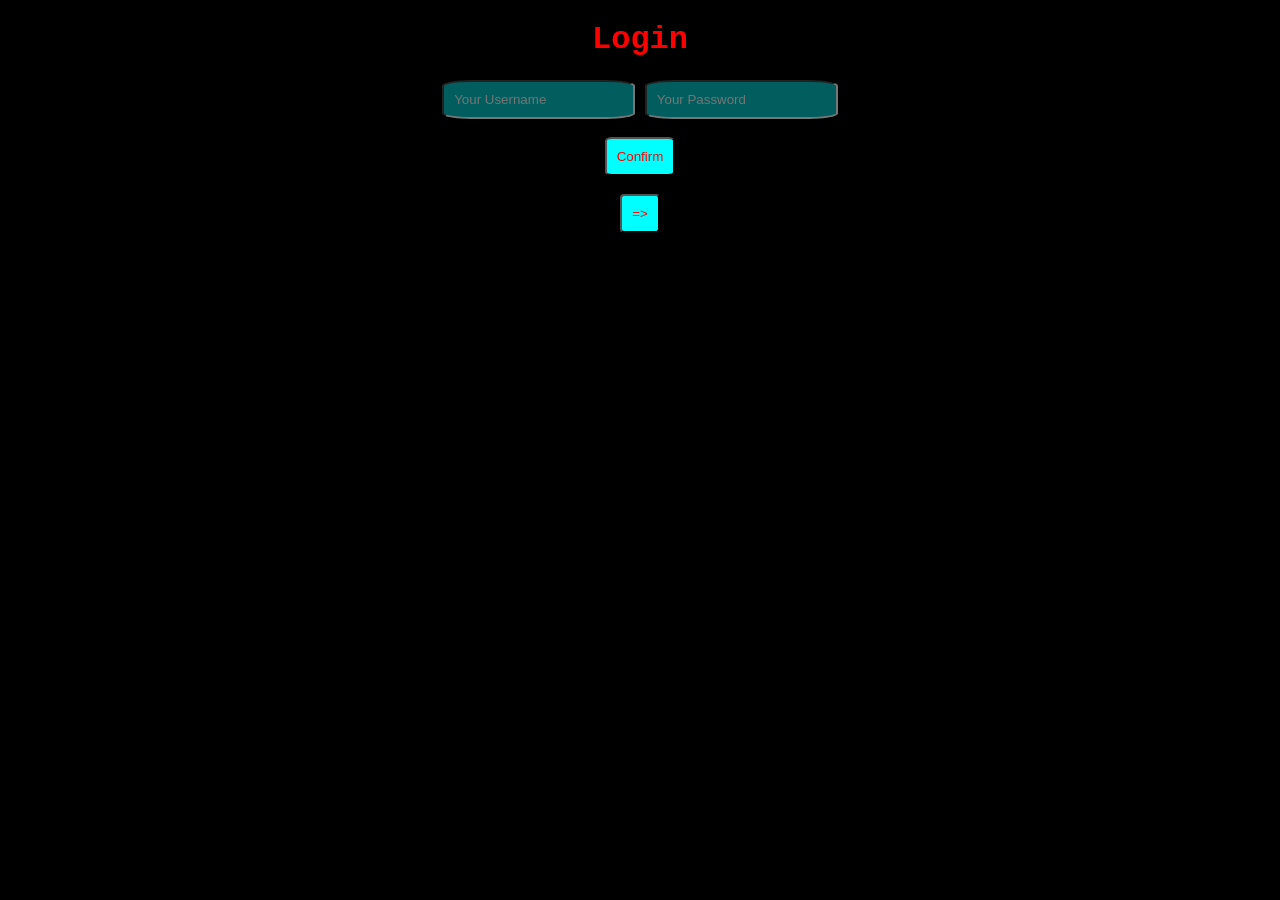
<file: index.html>
<!DOCTYPE html>
<html lang="pt-br">
<head>
    <meta charset="UTF-8">
    <meta name="viewport" content="width=device-width, initial-scale=1.0">
    <title>Quewkyo Wallet - Quenoky World</title>
    <link rel="stylesheet" href="./index.css">
</head>
<body>
    <div id="logupS">
        <div id="loginS">
            <h1 class="tt1">Login</h1>

            <input type="text" id="usernameINP" placeholder="Your Username">
            <input type="text" id="passwordINP" placeholder="Your Password">
            <br><br>
            <button id="login-confirmbtn">Confirm</button>
            <br><br>
        </div>

        <div id="signupS" style="display: none;">
            <h1 class="tt1">Sign-Up</h1>

            <input type="text" id="usernameINP2" placeholder="Your Username">
            <input type="text" id="passwordINP2" placeholder="Your Password">
            <br><br>
            <button id="signup-confirmbtn">Confirm</button>
            <br><br>
        </div>
        <button id="change-sessionlogupbtn">=></button>
    </div>
	
	<div id="home" style="display: none">
		<h1 id="helcome_message">h3lp us</h1>
		<p id="saldo_base">QNK-BASE: </p>
		<p id="saldo_unayky">QNK-UNAYKY: </p>
		<p id="saldo_bowk">QNK-BOWK: </p>
		<a href="./p_a_u/index.html">Pay a User</a>
		<a href="./buy/base/index.html">Buy QNK-BASE</a>
		<a href="./cupons/index.html">Redeem codes</a>
		<button id="updatesaldobtn">Update balance</button>
	</div>
    <script type="module" src="./index.js"></script>
</body>
</html>
</file>
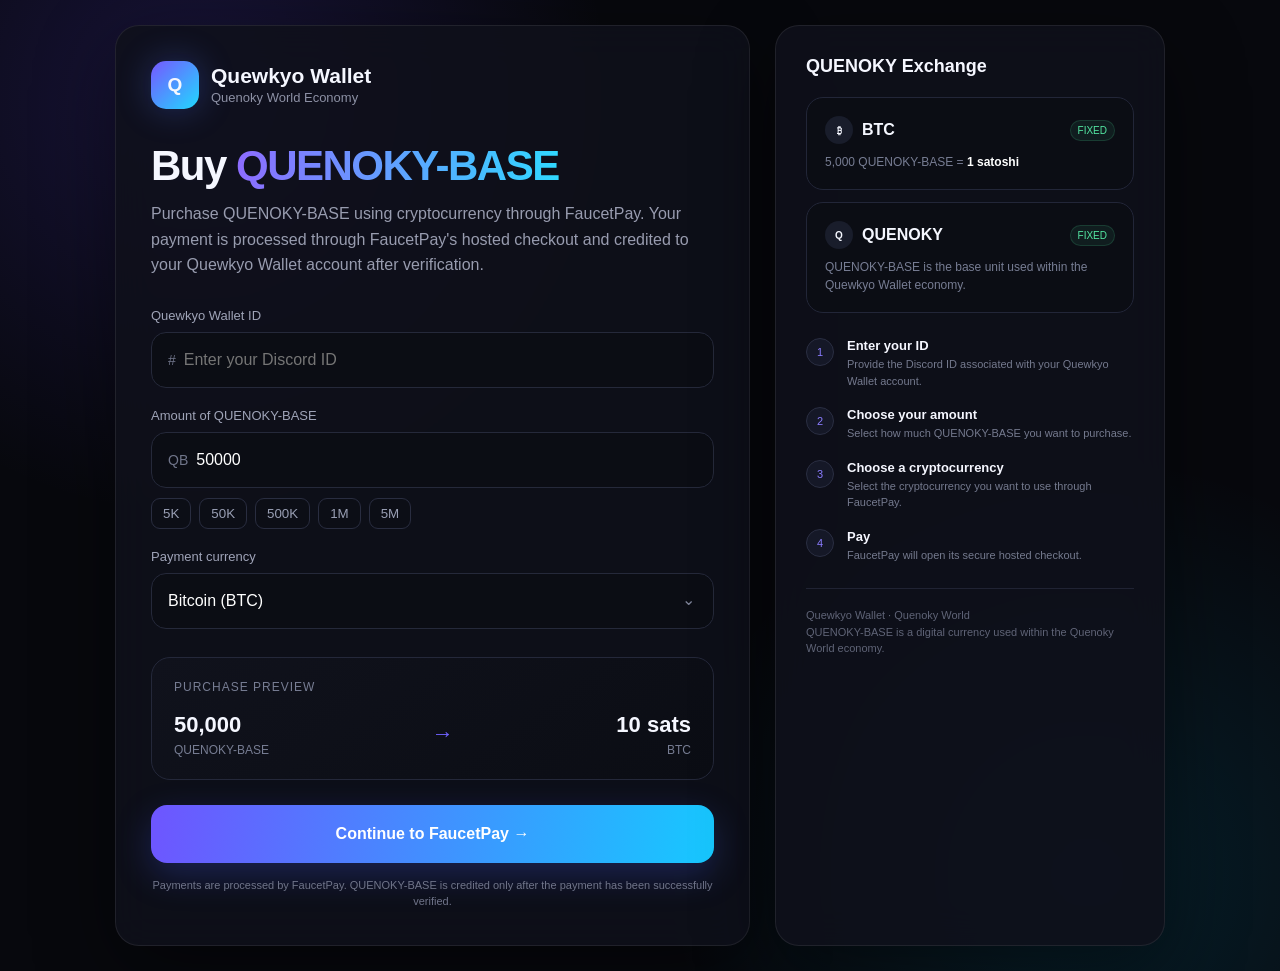
<file: buy/index.html>
<!DOCTYPE html>
<html lang="en">
<head>
<meta charset="UTF-8">
<meta name="viewport" content="width=device-width, initial-scale=1.0">

<title>Buy QUENOKY-BASE — Quewkyo Wallet</title>

<meta
    name="description"
    content="Buy QUENOKY-BASE through Quewkyo Wallet, the digital economy hub of Quenoky World."
>

<meta
    name="keywords"
    content="Quewkyo Wallet, QUENOKY, QUENOKY-BASE, Quenoky World, digital currency, cryptocurrency"
>

<meta
    name="author"
    content="Quewkyo Wallet"
>

<link
    rel="canonical"
    href="https://quenoky.vercel.app/"
>

<meta
    property="og:title"
    content="Buy QUENOKY-BASE — Quewkyo Wallet"
>

<meta
    property="og:description"
    content="Purchase QUENOKY-BASE through the Quenoky World economy."
>

<meta
    property="og:url"
    content="https://quenoky.vercel.app/"
>

<meta
    property="og:site_name"
    content="Quewkyo Wallet"
>

<meta
    property="og:type"
    content="website"
>

<style>
    * {
        box-sizing: border-box;
        margin: 0;
        padding: 0;
    }

    body {
        min-height: 100vh;
        font-family: Inter, Arial, sans-serif;
        background:
            radial-gradient(circle at 15% 10%, rgba(100, 70, 255, .18), transparent 30%),
            radial-gradient(circle at 85% 90%, rgba(0, 200, 255, .12), transparent 30%),
            #07080d;
        color: #f5f7ff;
        display: flex;
        justify-content: center;
        align-items: center;
        padding: 25px;
    }

    .container {
        width: 100%;
        max-width: 1050px;
        display: grid;
        grid-template-columns: 1fr 390px;
        gap: 25px;
    }

    .panel {
        background: rgba(15, 17, 27, .88);
        border: 1px solid rgba(255,255,255,.08);
        border-radius: 24px;
        box-shadow: 0 25px 80px rgba(0,0,0,.45);
        backdrop-filter: blur(18px);
    }

    .main {
        padding: 35px;
    }

    .side {
        padding: 30px;
    }

    .brand {
        display: flex;
        align-items: center;
        gap: 12px;
        margin-bottom: 35px;
    }

    .logo {
        width: 48px;
        height: 48px;
        border-radius: 15px;
        display: grid;
        place-items: center;
        font-weight: 900;
        font-size: 19px;
        background: linear-gradient(135deg, #7657ff, #20d9ff);
        box-shadow: 0 0 35px rgba(80,120,255,.3);
    }

    .brand h1 {
        font-size: 21px;
    }

    .brand span {
        color: #8d91a5;
        font-size: 13px;
    }

    .headline {
        font-size: 42px;
        line-height: 1.05;
        margin-bottom: 13px;
        letter-spacing: -1.5px;
    }

    .headline span {
        background: linear-gradient(90deg, #8d6cff, #30d8ff);
        -webkit-background-clip: text;
        color: transparent;
    }

    .description {
        color: #989caf;
        line-height: 1.6;
        max-width: 620px;
        margin-bottom: 30px;
    }

    label {
        display: block;
        font-size: 13px;
        color: #9fa4b8;
        margin-bottom: 9px;
    }

    .input-box {
        display: flex;
        align-items: center;
        background: #0b0d14;
        border: 1px solid #25293a;
        border-radius: 15px;
        padding: 0 16px;
        transition: .2s;
    }

    .input-box:focus-within {
        border-color: #7561ff;
        box-shadow: 0 0 0 3px rgba(117,97,255,.1);
    }

    .input-box span {
        color: #70758a;
        font-size: 14px;
        margin-right: 8px;
    }

    input,
    select {
        width: 100%;
        height: 54px;
        border: none;
        outline: none;
        background: transparent;
        color: white;
        font-size: 16px;
    }

    select {
        appearance: none;
        cursor: pointer;
    }

    option {
        background: #10121b;
    }

    .field {
        margin-bottom: 20px;
    }

    .currency-select {
        position: relative;
    }

    .currency-select::after {
        content: "⌄";
        position: absolute;
        right: 18px;
        top: 16px;
        color: #7f8499;
        pointer-events: none;
    }

    .quick {
        display: flex;
        gap: 8px;
        flex-wrap: wrap;
        margin-top: 10px;
    }

    .quick button {
        border: 1px solid #292d40;
        background: #0c0e16;
        color: #999fb4;
        padding: 7px 11px;
        border-radius: 9px;
        cursor: pointer;
        transition: .2s;
    }

    .quick button:hover {
        border-color: #7160ff;
        color: white;
    }

    .preview {
        margin-top: 28px;
        background: linear-gradient(145deg, #10121c, #0b0d14);
        border: 1px solid #24283a;
        border-radius: 19px;
        padding: 22px;
    }

    .preview-title {
        font-size: 12px;
        color: #777d93;
        text-transform: uppercase;
        letter-spacing: 1px;
        margin-bottom: 18px;
    }

    .conversion {
        display: flex;
        justify-content: space-between;
        align-items: center;
        gap: 15px;
    }

    .conversion strong {
        font-size: 22px;
    }

    .arrow {
        color: #6f62ff;
        font-size: 22px;
    }

    .muted {
        color: #777d93;
        font-size: 12px;
        margin-top: 5px;
    }

    .buy {
        width: 100%;
        margin-top: 25px;
        height: 58px;
        border: none;
        border-radius: 16px;
        color: white;
        font-size: 16px;
        font-weight: 800;
        cursor: pointer;
        background: linear-gradient(100deg, #6e55ff, #16c9ff);
        box-shadow: 0 12px 35px rgba(67,100,255,.25);
        transition: .2s;
    }

    .buy:hover {
        transform: translateY(-2px);
        box-shadow: 0 18px 45px rgba(67,100,255,.35);
    }

    .buy:active {
        transform: translateY(0);
    }

    .notice {
        margin-top: 14px;
        color: #70758a;
        text-align: center;
        font-size: 11px;
        line-height: 1.5;
    }

    .side-title {
        font-size: 18px;
        margin-bottom: 20px;
    }

    .rate-card {
        padding: 18px;
        border-radius: 17px;
        background: #0b0d14;
        border: 1px solid #222638;
        margin-bottom: 12px;
    }

    .rate-card .top {
        display: flex;
        justify-content: space-between;
        align-items: center;
        margin-bottom: 9px;
    }

    .coin {
        display: flex;
        align-items: center;
        gap: 9px;
        font-weight: 700;
    }

    .coin-icon {
        width: 28px;
        height: 28px;
        display: grid;
        place-items: center;
        border-radius: 50%;
        background: #191d2b;
        font-size: 10px;
        font-weight: 800;
    }

    .live {
        font-size: 10px;
        color: #53e6a2;
        background: rgba(83,230,162,.08);
        border: 1px solid rgba(83,230,162,.15);
        padding: 4px 7px;
        border-radius: 20px;
    }

    .rate-card p {
        color: #777d93;
        font-size: 12px;
        line-height: 1.5;
    }

    .steps {
        margin-top: 25px;
    }

    .step {
        display: flex;
        gap: 13px;
        margin-bottom: 18px;
    }

    .number {
        min-width: 28px;
        height: 28px;
        border-radius: 50%;
        background: #151827;
        border: 1px solid #2a2e42;
        display: grid;
        place-items: center;
        font-size: 11px;
        color: #8b7cff;
    }

    .step strong {
        display: block;
        font-size: 13px;
        margin-bottom: 3px;
    }

    .step p {
        color: #747a8e;
        font-size: 11px;
        line-height: 1.5;
    }

    .footer {
        margin-top: 25px;
        padding-top: 18px;
        border-top: 1px solid #202333;
        color: #5f6477;
        font-size: 11px;
        line-height: 1.5;
    }

    @media (max-width: 850px) {
        .container {
            grid-template-columns: 1fr;
        }

        .headline {
            font-size: 34px;
        }
    }

    @media (max-width: 500px) {
        body {
            padding: 12px;
        }

        .main,
        .side {
            padding: 22px;
        }

        .conversion strong {
            font-size: 17px;
        }
    }
</style>
</head>

<body>

<div class="container">

    <section class="panel main">

        <div class="brand">

            <div class="logo">
                Q
            </div>

            <div>
                <h1>Quewkyo Wallet</h1>
                <span>Quenoky World Economy</span>
            </div>

        </div>


        <h2 class="headline">
            Buy <span>QUENOKY-BASE</span>
        </h2>


        <p class="description">
            Purchase QUENOKY-BASE using cryptocurrency through FaucetPay.
            Your payment is processed through FaucetPay's hosted checkout
            and credited to your Quewkyo Wallet account after verification.
        </p>


        <form
            id="paymentForm"
            action="https://faucetpay.io/merchant/webscr"
            method="POST"
        >

            <div class="field">

                <label for="discord">
                    Quewkyo Wallet ID
                </label>

                <div class="input-box">

                    <span>#</span>

                    <input
                        id="discord"
                        type="text"
                        placeholder="Enter your Discord ID"
                        autocomplete="off"
                        required
                    >

                </div>

            </div>


            <div class="field">

                <label for="quenkoyAmount">
                    Amount of QUENOKY-BASE
                </label>

                <div class="input-box">

                    <span>QB</span>

                    <input
                        id="quenkoyAmount"
                        type="number"
                        min="5000"
                        step="5000"
                        value="50000"
                        required
                    >

                </div>


                <div class="quick">

                    <button
                        type="button"
                        onclick="setAmount(5000)"
                    >
                        5K
                    </button>

                    <button
                        type="button"
                        onclick="setAmount(50000)"
                    >
                        50K
                    </button>

                    <button
                        type="button"
                        onclick="setAmount(500000)"
                    >
                        500K
                    </button>

                    <button
                        type="button"
                        onclick="setAmount(1000000)"
                    >
                        1M
                    </button>

                    <button
                        type="button"
                        onclick="setAmount(5000000)"
                    >
                        5M
                    </button>

                </div>

            </div>


            <div class="field">

                <label for="currency">
                    Payment currency
                </label>

                <div class="input-box currency-select">

                    <select id="currency">

                        <option value="BTC">
                            Bitcoin (BTC)
                        </option>

                        <option value="LTC">
                            Litecoin (LTC)
                        </option>

                        <option value="DOGE">
                            Dogecoin (DOGE)
                        </option>

                        <option value="ETH">
                            Ethereum (ETH)
                        </option>

                        <option value="USDT">
                            Tether (USDT)
                        </option>

                        <option value="USDC">
                            USD Coin (USDC)
                        </option>

                        <option value="BCH">
                            Bitcoin Cash (BCH)
                        </option>

                        <option value="DASH">
                            Dash (DASH)
                        </option>

                        <option value="DGB">
                            DigiByte (DGB)
                        </option>

                        <option value="TRX">
                            TRON (TRX)
                        </option>

                        <option value="ZEC">
                            Zcash (ZEC)
                        </option>

                        <option value="SOL">
                            Solana (SOL)
                        </option>

                        <option value="BNB">
                            BNB (BNB)
                        </option>

                        <option value="FEY">
                            Feyorra (FEY)
                        </option>

                    </select>

                </div>

            </div>


            <div class="preview">

                <div class="preview-title">
                    Purchase preview
                </div>


                <div class="conversion">

                    <div>

                        <strong id="amountPreview">
                            50,000
                        </strong>

                        <div class="muted">
                            QUENOKY-BASE
                        </div>

                    </div>


                    <div class="arrow">
                        →
                    </div>


                    <div style="text-align:right">

                        <strong id="cryptoPreview">
                            10 sats
                        </strong>

                        <div
                            class="muted"
                            id="currencyPreview"
                        >
                            BTC
                        </div>

                    </div>

                </div>

            </div>


            <input
                type="hidden"
                name="merchant_username"
                id="merchant_username"
                value="quettapiton"
            >


            <input
                type="hidden"
                name="item_description"
                id="item_description"
            >


            <input
                type="hidden"
                name="amount1"
                id="amount1"
            >


            <input
                type="hidden"
                name="currency1"
                id="currency1"
            >


            <input
                type="hidden"
                name="currency2"
                id="currency2"
            >


            <input
                type="hidden"
                name="custom"
                id="custom"
            >


            <input
                type="hidden"
                name="callback_url"
                value="https://cjccmeaosxnauhzeleuj.supabase.co/functions/v1/buyqnk"
            >


            <input
                type="hidden"
                name="success_url"
                value="https://quenoky.vercel.app/payment-confirmed.html"
            >


            <input
                type="hidden"
                name="cancel_url"
                value="https://quenoky.vercel.app/payment-cancelled.html"
            >


            <button
                class="buy"
                type="submit"
            >
                Continue to FaucetPay →
            </button>

        </form>


        <div class="notice">
            Payments are processed by FaucetPay.
            QUENOKY-BASE is credited only after the payment
            has been successfully verified.
        </div>

    </section>



    <aside class="panel side">

        <h3 class="side-title">
            QUENOKY Exchange
        </h3>


        <div class="rate-card">

            <div class="top">

                <div class="coin">

                    <div class="coin-icon">
                        ₿
                    </div>

                    BTC

                </div>


                <div class="live">
                    FIXED
                </div>

            </div>


            <p>
                5,000 QUENOKY-BASE =
                <strong style="color:white">
                    1 satoshi
                </strong>
            </p>

        </div>



        <div class="rate-card">

            <div class="top">

                <div class="coin">

                    <div class="coin-icon">
                        Q
                    </div>

                    QUENOKY

                </div>


                <div class="live">
                    FIXED
                </div>

            </div>


            <p>
                QUENOKY-BASE is the base unit used
                within the Quewkyo Wallet economy.
            </p>

        </div>



        <div class="steps">

            <div class="step">

                <div class="number">
                    1
                </div>

                <div>

                    <strong>
                        Enter your ID
                    </strong>

                    <p>
                        Provide the Discord ID associated
                        with your Quewkyo Wallet account.
                    </p>

                </div>

            </div>



            <div class="step">

                <div class="number">
                    2
                </div>

                <div>

                    <strong>
                        Choose your amount
                    </strong>

                    <p>
                        Select how much QUENOKY-BASE
                        you want to purchase.
                    </p>

                </div>

            </div>



            <div class="step">

                <div class="number">
                    3
                </div>

                <div>

                    <strong>
                        Choose a cryptocurrency
                    </strong>

                    <p>
                        Select the cryptocurrency you
                        want to use through FaucetPay.
                    </p>

                </div>

            </div>



            <div class="step">

                <div class="number">
                    4
                </div>

                <div>

                    <strong>
                        Pay
                    </strong>

                    <p>
                        FaucetPay will open its secure
                        hosted checkout.
                    </p>

                </div>

            </div>

        </div>



        <div class="footer">

            Quewkyo Wallet · Quenoky World<br>

            QUENOKY-BASE is a digital currency
            used within the Quenoky World economy.

        </div>

    </aside>

</div>



<script>

const QUENOKY_PER_SATOSHI = 5000;

const form =
    document.getElementById("paymentForm");

const amountInput =
    document.getElementById("quenkoyAmount");

const discordInput =
    document.getElementById("discord");

const currencyInput =
    document.getElementById("currency");

const amountPreview =
    document.getElementById("amountPreview");

const cryptoPreview =
    document.getElementById("cryptoPreview");

const currencyPreview =
    document.getElementById("currencyPreview");

const itemDescription =
    document.getElementById("item_description");

const amount1 =
    document.getElementById("amount1");

const currency1 =
    document.getElementById("currency1");

const currency2 =
    document.getElementById("currency2");

const custom =
    document.getElementById("custom");


function setAmount(value) {

    amountInput.value = value;

    updatePreview();

}


function formatNumber(value) {

    return Number(value)
        .toLocaleString("en-US");

}


function quenokyToBTC(amount) {

    const satoshis =
        amount / QUENOKY_PER_SATOSHI;

    return satoshis * 0.00000001;

}


function updatePreview() {

    const amount =
        Number(amountInput.value) || 0;

    const currency =
        currencyInput.value;

    amountPreview.textContent =
        formatNumber(amount);

    currencyPreview.textContent =
        currency;


    if (currency === "BTC") {

        const sats =
            amount / QUENOKY_PER_SATOSHI;


        if (sats < 1) {

            cryptoPreview.textContent =
                quenokyToBTC(amount)
                .toFixed(12) + " BTC";

        } else {

            cryptoPreview.textContent =
                formatNumber(sats) + " sats";

        }

        return;

    }


    cryptoPreview.textContent =
        "Live rate";

}


amountInput.addEventListener(
    "input",
    updatePreview
);


currencyInput.addEventListener(
    "change",
    updatePreview
);


form.addEventListener(
    "submit",
    function(event) {

        const discord =
            discordInput.value.trim();

        const amount =
            Number(amountInput.value);

        const currency =
            currencyInput.value;


        if (!discord) {

            event.preventDefault();

            alert(
                "Please enter your Discord ID."
            );

            return;

        }


        if (
            !Number.isFinite(amount) ||
            amount < QUENOKY_PER_SATOSHI
        ) {

            event.preventDefault();

            alert(
                "The minimum purchase is 5,000 QUENOKY-BASE."
            );

            return;

        }


        if (
            amount %
            QUENOKY_PER_SATOSHI !== 0
        ) {

            event.preventDefault();

            alert(
                "QUENOKY-BASE purchases must be multiples of 5,000."
            );

            return;

        }


        const btcAmount =
            quenokyToBTC(amount);


        if (currency === "BTC") {

            amount1.value =
                btcAmount.toFixed(12);

            currency1.value =
                "BTC";

            currency2.value =
                "BTC";

        } else {

            event.preventDefault();

            alert(
                "Live cryptocurrency conversion is handled by the Quewkyo payment backend."
            );

            return;

        }


        itemDescription.value =
            `${formatNumber(amount)} QUENOKY-BASE`;


        custom.value =
            `quenoky:${discord}:${amount}:${Date.now()}`;

    }
);


updatePreview();

</script>

</body>
</html>
</file>
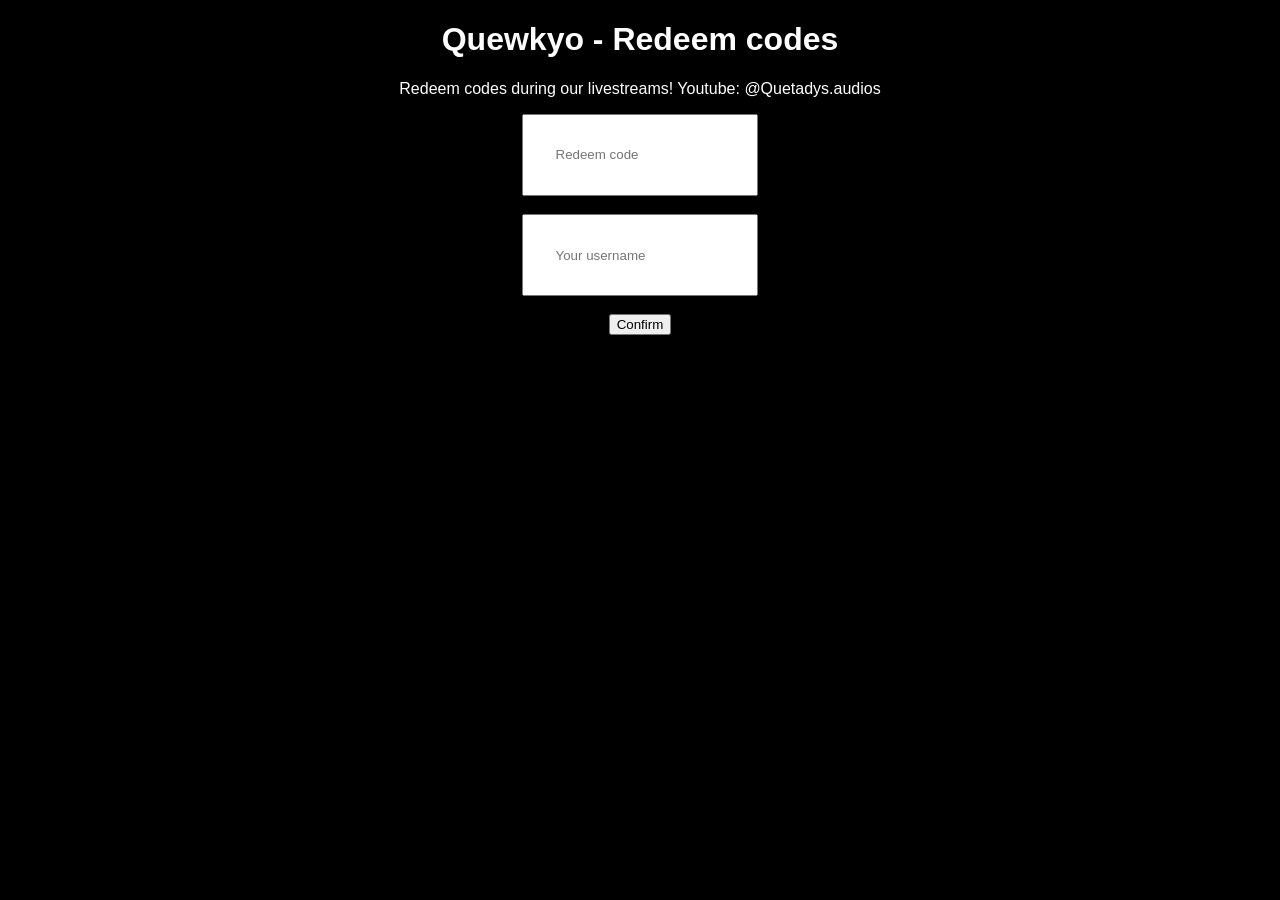
<file: cupons/index.html>
<!DOCTYPE html>
<html lang="pt-br">
<head>
    <meta charset="UTF-8">
    <meta name="viewport" content="width=device-width, initial-scale=1.0">
    <title>Quewkyo - Redeem</title>
    <style>
        body {
            text-align: center;
            font-family: sans-serif;
            background-color: black;
            color: white;
        }
        input {
            padding: 2.5%;
        }
    </style>
</head>
<body>
    <h1>Quewkyo - Redeem codes</h1>
    <p>Redeem codes during our livestreams! Youtube: @Quetadys.audios</p>
    <input type="text" id="codeinput" placeholder="Redeem code"><br><br>
    <input type="text" id="usernameinput" placeholder="Your username"><br><br>
    <button id="confirmbtn">Confirm</button>

    <script type="module">
        
const API = Math.floor(Math.random() * 2) > 0
    ? "https://cjccmeaosxnauhzeleuj.supabase.co/functions/v1/quewkyo-weker2"
    : "https://cjccmeaosxnauhzeleuj.supabase.co/functions/v1/quewkyo";

async function api_req(param) {
    try {
        const response = await fetch(API, {
            method: "POST",
            headers: {
                "Content-Type": "application/json"
            },
            body: JSON.stringify(param)
        });

        if (!response.ok) {
            throw new Error(`HTTP ${response.status}`);
        }

        return await response.json();

    } catch (error) {
        console.error("WEKER ERROR:", error);
        return {
            success: false,
            erro: "Falha na comunicação com os servidores."
        };
    }
}

document.getElementById("confirmbtn").addEventListener("click", async () => {
    const btn = document.getElementById("confirmbtn");
    btn.disabled = true;

    try {
        const data = await api_req({
            action: "redeem",
            code: document.getElementById("codeinput").value.trim(),
            username: document.getElementById("usernameinput").value.trim()
        });

        if (!data || data.success !== true) {
            alert("ERRO: " + (data?.erro || "Falha desconhecida."));
            return;
        }

        alert("CÓDIGO RESGATADO COM SUCESSO!");

    } finally {
        btn.disabled = false;
    }
});

    </script>
</body>
</html>
</file>
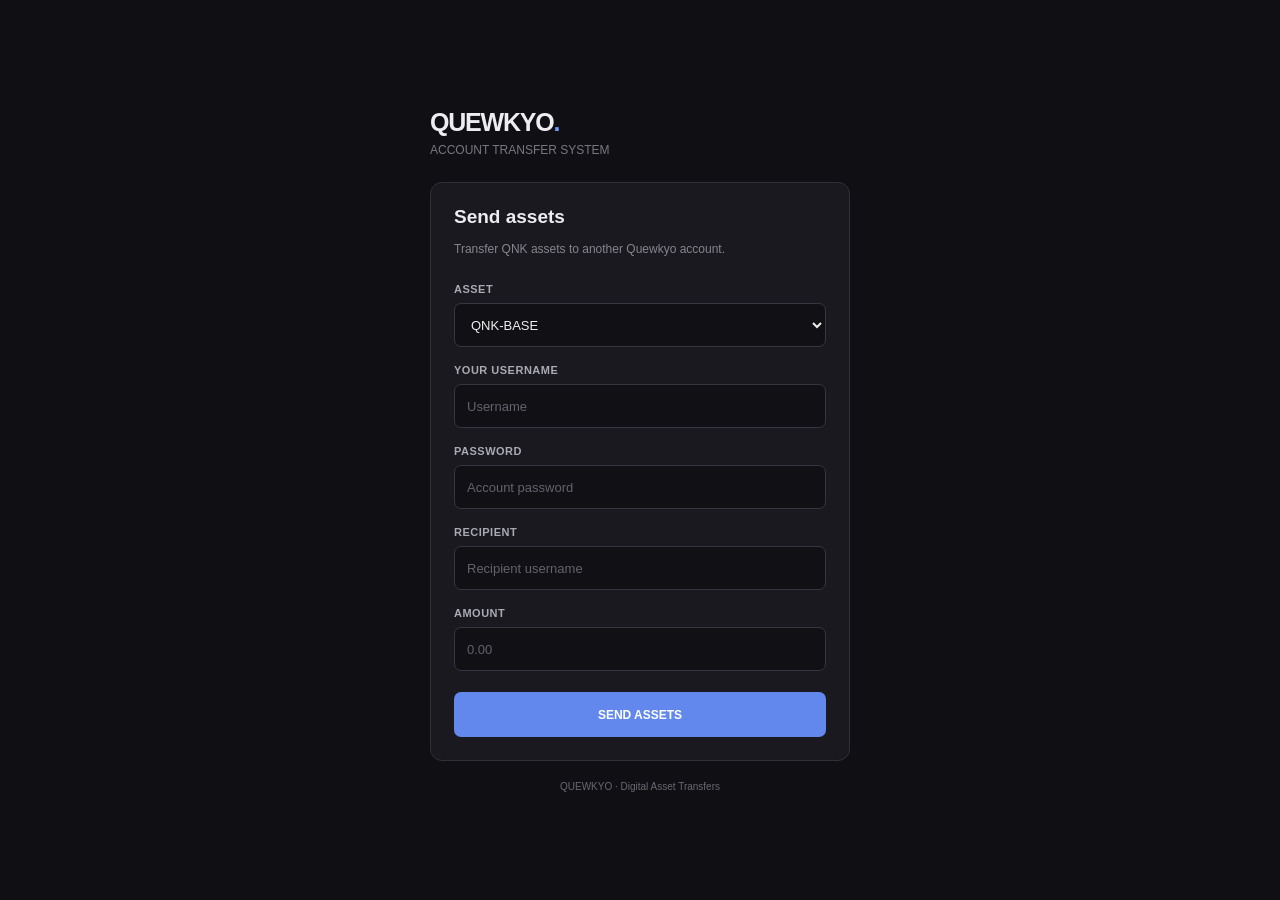
<file: p_a_u/index.html>
<!DOCTYPE html>
<html lang="en">
<head>
<meta charset="UTF-8">
<meta name="viewport" content="width=device-width, initial-scale=1">
<meta name="theme-color" content="#101014">
<meta name="description" content="Quewkyo account transfers">
<title>Quewkyo — Send</title>

<style>
* {
    box-sizing: border-box;
}

body {
    margin: 0;
    background: #101014;
    color: #ededf0;
    font-family: Arial, Helvetica, sans-serif;
    min-height: 100vh;
    display: flex;
    justify-content: center;
    align-items: center;
    padding: 24px;
}

main {
    width: 100%;
    max-width: 420px;
}

header {
    margin-bottom: 25px;
}

.brand {
    font-size: 25px;
    font-weight: 800;
    letter-spacing: -1.2px;
}

.brand span {
    color: #7199ff;
}

header p {
    color: #777780;
    font-size: 12px;
    margin-top: 6px;
}

.panel {
    background: #19191f;
    border: 1px solid #303038;
    padding: 23px;
    border-radius: 12px;
}

h1 {
    font-size: 19px;
    margin: 0 0 7px;
}

.description {
    color: #85858f;
    font-size: 12px;
    margin-bottom: 25px;
    line-height: 1.5;
}

.field {
    margin-bottom: 17px;
}

label {
    display: block;
    color: #aaaab4;
    font-size: 11px;
    font-weight: bold;
    margin-bottom: 8px;
    letter-spacing: .5px;
}

input, select {
    width: 100%;
    height: 44px;
    background: #111115;
    border: 1px solid #363640;
    border-radius: 7px;
    padding: 0 12px;
    color: #eee;
    outline: none;
    font-size: 13px;
}

input:focus, select:focus {
    border-color: #7199ff;
}

input::placeholder {
    color: #62626d;
}

button {
    width: 100%;
    height: 45px;
    background: #6388ed;
    border: none;
    border-radius: 7px;
    color: white;
    font-size: 12px;
    font-weight: bold;
    cursor: pointer;
    margin-top: 4px;
}

button:hover {
    background: #7799f5;
}

button:disabled {
    opacity: .55;
    cursor: wait;
}

#result {
    display: none;
    white-space: pre-wrap;
    overflow-wrap: anywhere;
    font-size: 12px;
    line-height: 1.6;
    padding: 12px;
    margin-top: 17px;
    border-radius: 7px;
}

#result.success {
    display: block;
    background: #14251e;
    border: 1px solid #285d43;
    color: #83d8a9;
}

#result.error {
    display: block;
    background: #29191b;
    border: 1px solid #633237;
    color: #ff969d;
}

#result.info {
    display: block;
    background: #172033;
    border: 1px solid #344c7a;
    color: #a6c2ff;
}

footer {
    text-align: center;
    color: #686873;
    font-size: 10px;
    margin-top: 20px;
}

@media(max-width:400px) {
    .panel {
        padding: 18px;
    }
}
</style>
</head>

<body>

<main>
    <header>
        <div class="brand">QUEWKYO<span>.</span></div>
        <p>ACCOUNT TRANSFER SYSTEM</p>
    </header>

    <section class="panel">
        <h1>Send assets</h1>
        <p class="description">
            Transfer QNK assets to another Quewkyo account.
        </p>

        <form id="transferForm">

            <div class="field">
                <label for="asset">ASSET</label>
                <select id="asset" required>
                    <option value="pay-base">QNK-BASE</option>
                    <option value="pay-unayky">QNK-UNAYKY</option>
                    <option value="pay-bowk">QNK-BOWK</option>
                </select>
            </div>

            <div class="field">
                <label for="sender">YOUR USERNAME</label>
                <input
                    id="sender"
                    type="text"
                    placeholder="Username"
                    autocomplete="username"
                    maxlength="100"
                    required
                >
            </div>

            <div class="field">
                <label for="password">PASSWORD</label>
                <input
                    id="password"
                    type="password"
                    placeholder="Account password"
                    autocomplete="current-password"
                    required
                >
            </div>

            <div class="field">
                <label for="recipient">RECIPIENT</label>
                <input
                    id="recipient"
                    type="text"
                    placeholder="Recipient username"
                    maxlength="100"
                    required
                >
            </div>

            <div class="field">
                <label for="amount">AMOUNT</label>
                <input
                    id="amount"
                    type="number"
                    placeholder="0.00"
                    min="0.000000000000000001"
                    step="any"
                    required
                >
            </div>

            <button id="sendButton" type="submit">
                SEND ASSETS
            </button>

        </form>

        <div id="result" role="status" aria-live="polite"></div>
    </section>

    <footer>
        QUEWKYO · Digital Asset Transfers
    </footer>
</main>

<script>
"use strict";

const API_URL =
    "https://cjccmeaosxnauhzeleuj.supabase.co/functions/v1/paytouser_base";

const form = document.getElementById("transferForm");
const button = document.getElementById("sendButton");
const result = document.getElementById("result");

function showResult(message, type) {
    result.className = type;
    result.textContent = message;
}

form.addEventListener("submit", async function(event) {
    event.preventDefault();

    console.log("[Quewkyo] Submit event triggered.");

    const payload = {
        action: document.getElementById("asset").value,
        remetente: document.getElementById("sender").value.trim(),
        remetente_password: document.getElementById("password").value,
        destinatario: document.getElementById("recipient").value.trim(),
        value: document.getElementById("amount").value
    };

    if (!payload.remetente ||
        !payload.remetente_password ||
        !payload.destinatario ||
        !payload.value) {
        showResult("Please complete all fields.", "error");
        return;
    }

    if (payload.remetente === payload.destinatario) {
        showResult("You cannot send assets to yourself.", "error");
        return;
    }

    if (!Number.isFinite(Number(payload.value)) ||
        Number(payload.value) <= 0) {
        showResult("Invalid amount.", "error");
        return;
    }

    button.disabled = true;
    button.textContent = "SENDING...";

    showResult("Connecting to Quewkyo API...", "info");

    console.log("[Quewkyo] Sending fetch:", {
        ...payload,
        remetente_password: "[HIDDEN]"
    });

    try {
        const response = await fetch(API_URL, {
            method: "POST",
            headers: {
                "Content-Type": "application/json"
            },
            body: JSON.stringify(payload)
        });

        console.log("[Quewkyo] HTTP status:", response.status);

        const responseText = await response.text();

        console.log("[Quewkyo] Raw response:", responseText);

        let data;

        try {
            data = JSON.parse(responseText);
        } catch {
            throw new Error(
                "The API did not return valid JSON. HTTP " +
                response.status
            );
        }

        if (!response.ok || !data.success) {
            throw new Error(
                data.erro || "HTTP " + response.status
            );
        }

        showResult(
            "TRANSFER COMPLETED\n\n" +
            "Asset: " + payload.action + "\n" +
            "Sender: " + payload.remetente + "\n" +
            "Recipient: " + payload.destinatario + "\n" +
            "Amount: " + payload.value,
            "success"
        );

        form.reset();

    } catch (error) {
        console.error("[Quewkyo] Fetch error:", error);

        showResult(
            "TRANSFER FAILED\n\n" +
            (error.message || "Unknown error") +
            "\n\nCheck the browser console (F12).",
            "error"
        );

    } finally {
        document.getElementById("password").value = "";
        button.disabled = false;
        button.textContent = "SEND ASSETS";
    }
});

console.log("[Quewkyo] Transfer system initialized.");
</script>

</body>
</html>
</file>
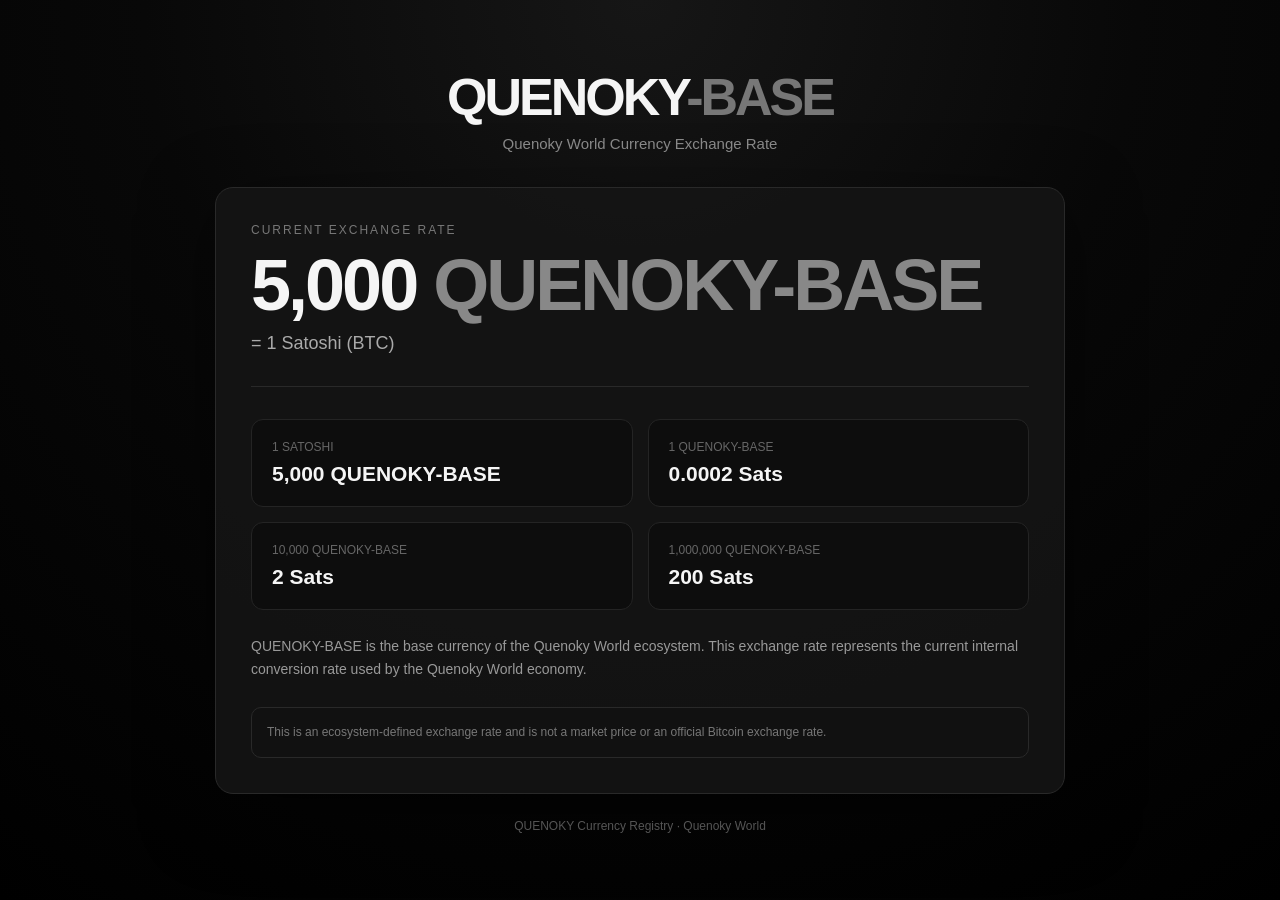
<file: price/index.html>
<!DOCTYPE html>
<html lang="en">
<head>
    <meta charset="UTF-8">
    <meta name="viewport" content="width=device-width, initial-scale=1.0">

    <title>QUENOKY-BASE Exchange Rate — Quewkyo Wallet</title>

    <meta name="description"
        content="Official QUENOKY-BASE exchange rate from the Quenoky World ecosystem. 5,000 QUENOKY-BASE = 1 Bitcoin satoshi.">

    <meta name="robots" content="index, follow">

    <style>
        * {
            box-sizing: border-box;
            margin: 0;
            padding: 0;
        }

        body {
            min-height: 100vh;

            background:
                radial-gradient(circle at top, #161616 0%, #080808 45%, #000 100%);

            color: #f5f5f5;
            font-family: Arial, Helvetica, sans-serif;

            display: flex;
            align-items: center;
            justify-content: center;

            padding: 25px;
        }

        .container {
            width: 100%;
            max-width: 850px;
        }

        .header {
            text-align: center;
            margin-bottom: 35px;
        }

        .logo {
            font-size: 52px;
            font-weight: 900;
            letter-spacing: -3px;
        }

        .logo span {
            color: #777;
        }

        .subtitle {
            color: #888;
            margin-top: 8px;
            font-size: 15px;
        }

        .card {
            background: rgba(20, 20, 20, 0.9);
            border: 1px solid #292929;
            border-radius: 18px;
            padding: 35px;

            box-shadow:
                0 20px 70px rgba(0, 0, 0, .5);
        }

        .label {
            color: #777;
            text-transform: uppercase;
            font-size: 12px;
            letter-spacing: 2px;
            margin-bottom: 12px;
        }

        .rate {
            font-size: clamp(38px, 8vw, 72px);
            font-weight: 900;
            letter-spacing: -3px;
            line-height: 1;
        }

        .rate span {
            color: #888;
        }

        .btc {
            margin-top: 12px;
            color: #aaa;
            font-size: 18px;
        }

        .divider {
            height: 1px;
            background: #292929;
            margin: 32px 0;
        }

        .grid {
            display: grid;
            grid-template-columns: repeat(2, 1fr);
            gap: 15px;
        }

        .box {
            background: #0d0d0d;
            border: 1px solid #242424;
            border-radius: 12px;
            padding: 20px;
        }

        .box-title {
            color: #666;
            font-size: 12px;
            text-transform: uppercase;
            margin-bottom: 8px;
        }

        .box-value {
            font-size: 21px;
            font-weight: bold;
        }

        .about {
            margin-top: 25px;
            color: #999;
            line-height: 1.7;
            font-size: 14px;
        }

        .warning {
            margin-top: 25px;
            padding: 15px;
            border-radius: 10px;

            background: #111;
            border: 1px solid #292929;

            color: #777;
            font-size: 12px;
            line-height: 1.6;
        }

        footer {
            text-align: center;
            margin-top: 25px;
            color: #555;
            font-size: 12px;
        }

        @media (max-width: 600px) {
            .card {
                padding: 25px;
            }

            .grid {
                grid-template-columns: 1fr;
            }
        }
    </style>
</head>

<body>

<div class="container">

    <header class="header">

        <div class="logo">
            QUENOKY<span>-BASE</span>
        </div>

        <div class="subtitle">
            Quenoky World Currency Exchange Rate
        </div>

    </header>

    <main class="card">

        <div class="label">
            Current exchange rate
        </div>

        <div class="rate">
            5,000 <span>QUENOKY-BASE</span>
        </div>

        <div class="btc">
            = 1 Satoshi (BTC)
        </div>

        <div class="divider"></div>

        <div class="grid">

            <div class="box">
                <div class="box-title">
                    1 Satoshi
                </div>

                <div class="box-value">
                    5,000 QUENOKY-BASE
                </div>
            </div>

            <div class="box">
                <div class="box-title">
                    1 QUENOKY-BASE
                </div>

                <div class="box-value">
                    0.0002 Sats
                </div>
            </div>

            <div class="box">
                <div class="box-title">
                    10,000 QUENOKY-BASE
                </div>

                <div class="box-value">
                    2 Sats
                </div>
            </div>

            <div class="box">
                <div class="box-title">
                    1,000,000 QUENOKY-BASE
                </div>

                <div class="box-value">
                    200 Sats
                </div>
            </div>

        </div>

        <p class="about">
            QUENOKY-BASE is the base currency of the
            Quenoky World ecosystem. This exchange rate represents
            the current internal conversion rate used by the
            Quenoky World economy.
        </p>

        <div class="warning">
            This is an ecosystem-defined exchange rate and is not
            a market price or an official Bitcoin exchange rate.
        </div>

    </main>

    <footer>
        QUENOKY Currency Registry · Quenoky World
    </footer>

</div>

</body>
</html>
</file>
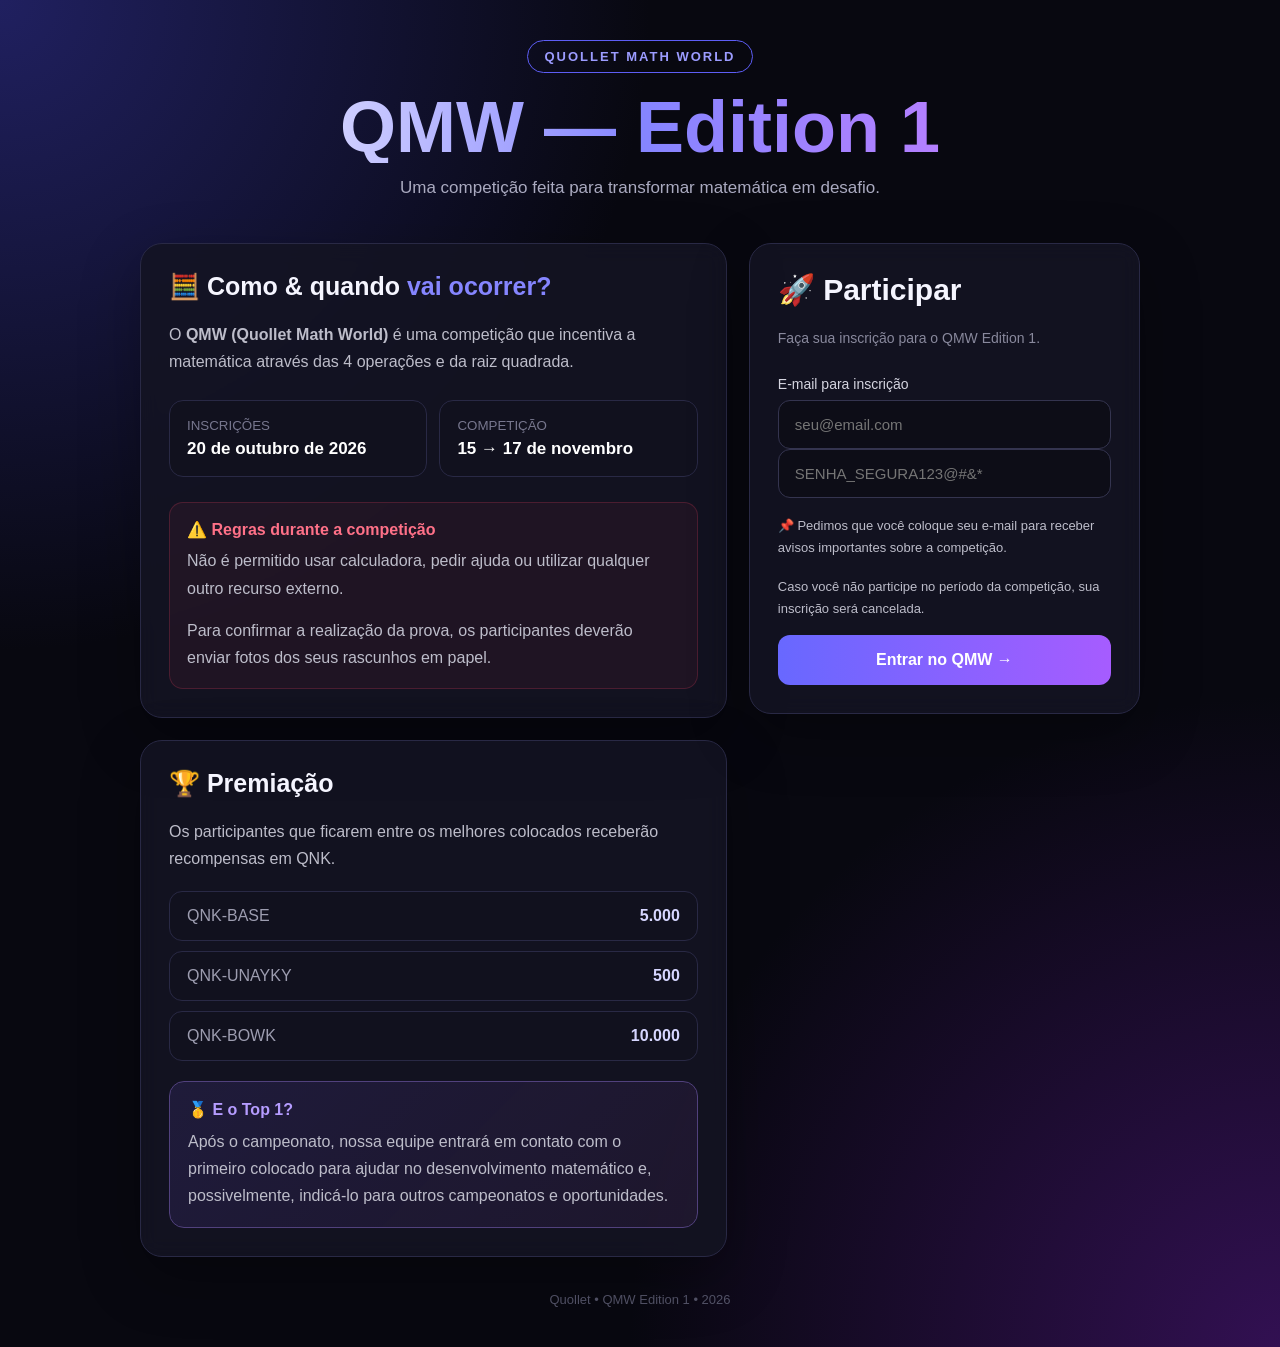
<file: qmw/index.html>
<!DOCTYPE html>
<html lang="pt-br">
<head>
    <meta charset="UTF-8">
    <meta name="viewport" content="width=device-width, initial-scale=1.0">

    <title>Quollet - QMW Edition 1</title>

    <style>
        * {
            box-sizing: border-box;
            margin: 0;
            padding: 0;
        }

        body {
            font-family: Arial, Helvetica, sans-serif;
            background:
                radial-gradient(circle at top left, #202060 0%, transparent 35%),
                radial-gradient(circle at bottom right, #321052 0%, transparent 35%),
                #080810;
            color: #f5f5ff;
            min-height: 100vh;
            padding: 40px 20px;
        }

        .container {
            width: min(100%, 1000px);
            margin: auto;
        }

        header {
            text-align: center;
            margin-bottom: 45px;
        }

        .logo {
            display: inline-block;
            padding: 8px 16px;
            border: 1px solid #5d5df5;
            border-radius: 999px;
            color: #9c9cff;
            font-size: 13px;
            font-weight: bold;
            letter-spacing: 2px;
            margin-bottom: 18px;
        }

        header h1 {
            font-size: clamp(38px, 8vw, 72px);
            line-height: 1;
            background: linear-gradient(90deg, #ffffff, #8585ff, #d47cff);
            -webkit-background-clip: text;
            color: transparent;
            margin-bottom: 15px;
        }

        header p {
            color: #aaaac0;
            font-size: 17px;
        }

        .grid {
            display: grid;
            grid-template-columns: 1.5fr 1fr;
            gap: 22px;
        }

        .card {
            background: rgba(20, 20, 35, 0.88);
            border: 1px solid #292945;
            border-radius: 22px;
            padding: 28px;
            box-shadow: 0 20px 60px rgba(0, 0, 0, 0.3);
            backdrop-filter: blur(10px);
        }

        .card h2 {
            font-size: 25px;
            margin-bottom: 20px;
        }

        .card h2 span {
            color: #8585ff;
        }

        .card p {
            color: #bdbdca;
            line-height: 1.7;
            margin-bottom: 15px;
        }

        .date {
            display: grid;
            grid-template-columns: 1fr 1fr;
            gap: 12px;
            margin: 25px 0;
        }

        .date-box {
            background: #11111e;
            border: 1px solid #292945;
            border-radius: 14px;
            padding: 17px;
        }

        .date-box small {
            display: block;
            color: #77778e;
            margin-bottom: 6px;
        }

        .date-box strong {
            color: white;
            font-size: 17px;
        }

        .rules {
            margin-top: 20px;
            padding: 17px;
            border-radius: 14px;
            background: rgba(255, 70, 100, 0.06);
            border: 1px solid rgba(255, 70, 100, 0.2);
        }

        .rules strong {
            color: #ff7188;
        }

        .prizes {
            display: grid;
            gap: 10px;
            margin-top: 18px;
        }

        .prize {
            display: flex;
            justify-content: space-between;
            align-items: center;
            padding: 15px 17px;
            background: #11111e;
            border: 1px solid #292945;
            border-radius: 13px;
        }

        .prize span {
            color: #9d9db0;
        }

        .prize strong {
            color: #d6d6ff;
        }

        .top1 {
            margin-top: 20px;
            padding: 18px;
            border-radius: 15px;
            background: linear-gradient(
                135deg,
                rgba(130, 100, 255, 0.12),
                rgba(220, 100, 255, 0.06)
            );
            border: 1px solid #51417d;
        }

        .top1 strong {
            color: #b59cff;
        }

        .signup {
            position: sticky;
            top: 20px;
        }

        .signup h2 {
            font-size: 30px;
        }

        .signup .subtitle {
            color: #89899d;
            font-size: 14px;
            margin-bottom: 25px;
        }

        label {
            display: block;
            color: #d5d5e0;
            font-size: 14px;
            margin-bottom: 8px;
        }

        input {
            width: 100%;
            padding: 15px 16px;
            border-radius: 12px;
            border: 1px solid #34344f;
            background: #0d0d17;
            color: white;
            outline: none;
            font-size: 15px;
            transition: 0.2s;
        }

        input:focus {
            border-color: #7777ff;
            box-shadow: 0 0 0 3px rgba(100, 100, 255, 0.12);
        }

        .warning {
            margin: 17px 0;
            color: #8f8fa3;
            font-size: 13px;
            line-height: 1.6;
        }

        button {
            width: 100%;
            border: 0;
            padding: 16px;
            border-radius: 12px;
            background: linear-gradient(90deg, #6868ff, #a65cff);
            color: white;
            font-size: 16px;
            font-weight: bold;
            cursor: pointer;
            transition: 0.2s;
        }

        button:hover {
            transform: translateY(-2px);
            filter: brightness(1.12);
            box-shadow: 0 10px 30px rgba(110, 90, 255, 0.25);
        }

        button:active {
            transform: translateY(0);
        }

        footer {
            text-align: center;
            color: #55556a;
            font-size: 13px;
            margin-top: 35px;
        }

        @media (max-width: 750px) {
            body {
                padding: 25px 14px;
            }

            .grid {
                grid-template-columns: 1fr;
            }

            .signup {
                position: static;
            }

            .date {
                grid-template-columns: 1fr;
            }

            .card {
                padding: 22px;
            }
        }
    </style>
</head>

<body>

<div class="container">

    <header>
        <div class="logo">QUOLLET MATH WORLD</div>

        <h1>QMW — Edition 1</h1>

        <p>
            Uma competição feita para transformar matemática em desafio.
        </p>
    </header>

    <div class="grid">

        <main>

            <section class="card">

                <h2>🧮 Como & quando <span>vai ocorrer?</span></h2>

                <p>
                    O <strong>QMW (Quollet Math World)</strong> é uma competição
                    que incentiva a matemática através das 4 operações e da
                    raiz quadrada.
                </p>

                <div class="date">

                    <div class="date-box">
                        <small>INSCRIÇÕES</small>
                        <strong>20 de outubro de 2026</strong>
                    </div>

                    <div class="date-box">
                        <small>COMPETIÇÃO</small>
                        <strong>15 → 17 de novembro</strong>
                    </div>

                </div>

                <div class="rules">
                    <strong>⚠️ Regras durante a competição</strong>

                    <p style="margin-top: 8px;">
                        Não é permitido usar calculadora, pedir ajuda ou
                        utilizar qualquer outro recurso externo.
                    </p>

                    <p style="margin-bottom: 0;">
                        Para confirmar a realização da prova, os participantes
                        deverão enviar fotos dos seus rascunhos em papel.
                    </p>
                </div>

            </section>

            <section class="card" style="margin-top: 22px;">

                <h2>🏆 Premiação</h2>

                <p>
                    Os participantes que ficarem entre os melhores colocados
                    receberão recompensas em QNK.
                </p>

                <div class="prizes">

                    <div class="prize">
                        <span>QNK-BASE</span>
                        <strong>5.000</strong>
                    </div>

                    <div class="prize">
                        <span>QNK-UNAYKY</span>
                        <strong>500</strong>
                    </div>

                    <div class="prize">
                        <span>QNK-BOWK</span>
                        <strong>10.000</strong>
                    </div>

                </div>

                <div class="top1">
                    <strong>🥇 E o Top 1?</strong>

                    <p style="margin-top: 9px; margin-bottom: 0;">
                        Após o campeonato, nossa equipe entrará em contato
                        com o primeiro colocado para ajudar no desenvolvimento
                        matemático e, possivelmente, indicá-lo para outros
                        campeonatos e oportunidades.
                    </p>
                </div>

            </section>

        </main>

        <aside>

            <section class="card signup">

                <h2>🚀 Participar</h2>

                <p class="subtitle">
                    Faça sua inscrição para o QMW Edition 1.
                </p>

                <label for="EINP">
                    E-mail para inscrição
                </label>

                <input
                    id="EINP"
                    type="email"
                    placeholder="seu@email.com"
                    autocomplete="email"
                >
				
				<input
                    id="SINP"
                    type="password"
                    placeholder="SENHA_SEGURA123@#&*"
                    autocomplete="password"
                >

                <p class="warning">
                    📌 Pedimos que você coloque seu e-mail para receber avisos
                    importantes sobre a competição.
                </p>

                <p class="warning">
                    Caso você não participe no período da competição,
                    sua inscrição será cancelada.
                </p>

                <button id="cobtn">
                    Entrar no QMW →
                </button>

            </section>

        </aside>

    </div>

    <footer>
        Quollet • QMW Edition 1 • 2026
    </footer>

</div>

<script src="./index.js"></script>

</body>
</html>
</file>
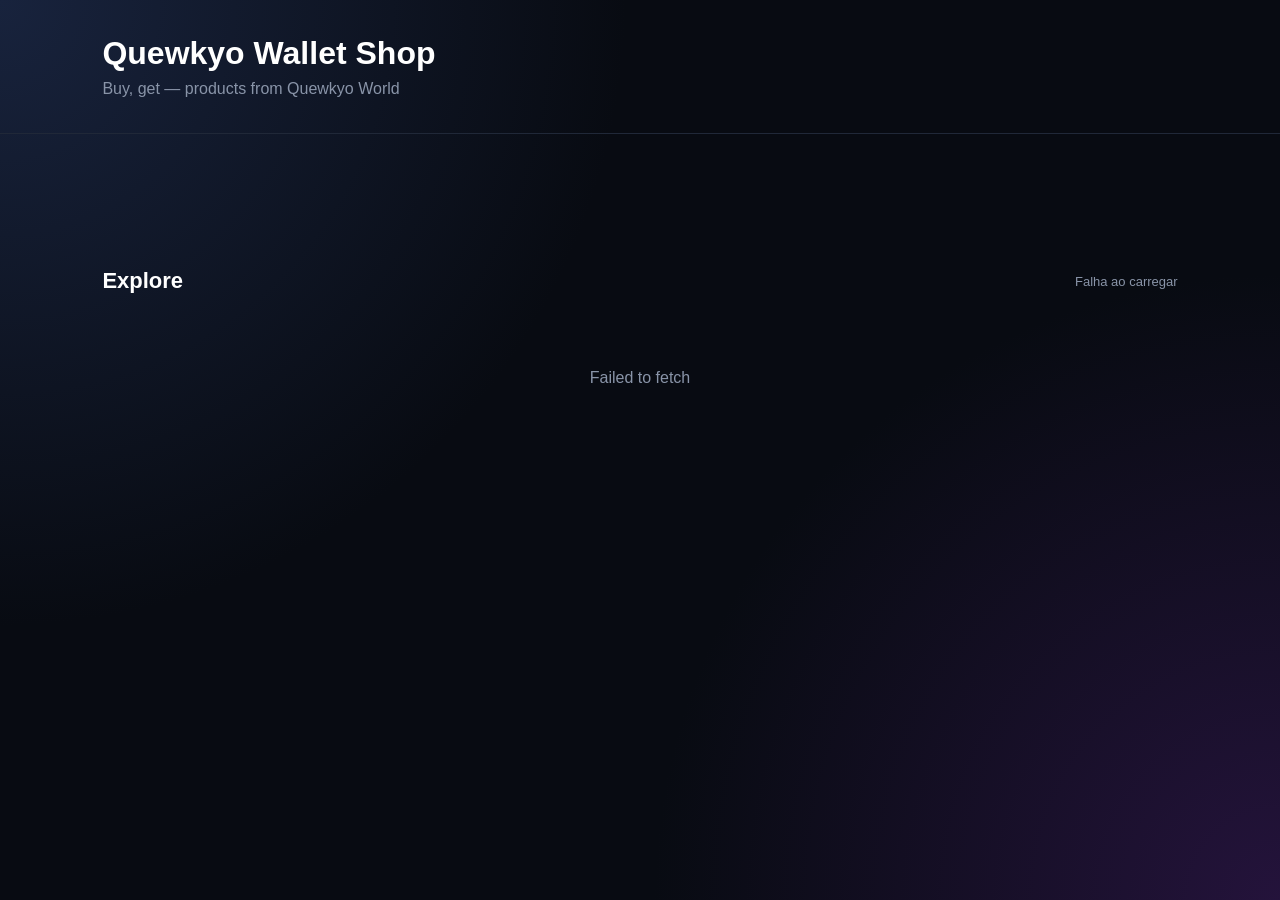
<file: shop/index.html>
<!DOCTYPE html>
<html lang="pt-br">
<head>
<meta charset="UTF-8">
<meta name="viewport" content="width=device-width,initial-scale=1">
<meta name="theme-color" content="#080b12">
<title>Quewkyo Wallet — Shop</title>
<meta name="description" content="Quewkyo Wallet Shop — explore produtos e conteúdos do ecossistema Quewkyo.">

<style>
*{box-sizing:border-box}

body{
    margin:0;
    min-height:100vh;
    font-family:Arial,sans-serif;
    background:
    radial-gradient(circle at top left,#18233d,transparent 40%),
    radial-gradient(circle at bottom right,#24133b,transparent 40%),
    #080b12;
    color:white;
}

header{
    padding:35px 8%;
    border-bottom:1px solid #202838;
}

header h1{margin:0;font-size:32px}
header p{margin:8px 0 0;color:#8994a8}

.shop{
    width:84%;
    max-width:1200px;
    margin:40px auto;
}

.shop-top{
    display:flex;
    justify-content:space-between;
    align-items:center;
    gap:15px;
    margin-bottom:25px;
}

.shop-top h2{margin:0;font-size:22px}

#status{
    font-size:13px;
    color:#8994a8;
}

.products{
    display:grid;
    grid-template-columns:repeat(auto-fit,minmax(260px,1fr));
    gap:20px;
}

.product{
    background:rgba(15,20,31,.9);
    border:1px solid #252d3d;
    border-radius:18px;
    overflow:hidden;
    transition:.2s;
}

.product:hover{
    transform:translateY(-4px);
    border-color:#56688c;
}

.product img{
    width:100%;
    height:190px;
    object-fit:cover;
    display:block;
    background:#101621;
}

.content{padding:22px}

.product h3{
    margin:0 0 12px;
    font-size:19px;
}

.price{
    font-size:20px;
    font-weight:bold;
    margin:20px 0;
}

.buy-btn{
    width:100%;
    padding:13px;
    border:0;
    border-radius:10px;
    background:white;
    color:#080b12;
    font-weight:bold;
    cursor:pointer;
    transition:.2s;
}

.buy-btn:hover{
    background:#dce5ff;
    transform:scale(1.02);
}

.buy-btn:disabled{
    opacity:.5;
    cursor:not-allowed;
    transform:none;
}

#empty{
    display:none;
    grid-column:1/-1;
    text-align:center;
    color:#8994a8;
    padding:50px 10px;
}

#modal{
    position:fixed;
    inset:0;
    display:none;
    align-items:center;
    justify-content:center;
    background:rgba(0,0,0,.8);
    backdrop-filter:blur(8px);
    padding:20px;
    z-index:10;
}

.modal-box{
    width:100%;
    max-width:420px;
    background:#101621;
    border:1px solid #293449;
    border-radius:18px;
    padding:25px;
}

.modal-box h2{margin-top:0}

.modal-box p{
    color:#8994a8;
    font-size:13px;
}

input{
    width:100%;
    padding:13px;
    margin:8px 0;
    border-radius:9px;
    border:1px solid #303b50;
    background:#080c14;
    color:white;
    outline:none;
}

input:focus{border-color:#7184aa}

.confirm{
    width:100%;
    padding:13px;
    margin-top:10px;
    border:0;
    border-radius:9px;
    cursor:pointer;
    font-weight:bold;
}

#confirmBtn{background:white;color:black}
#cancelBtn{background:#252d3b;color:white}

#result{
    margin-top:15px;
    white-space:pre-line;
    overflow-wrap:anywhere;
    font-size:14px;
    color:#aeb8c9;
}

#result a{
    color:#9dbbff;
    display:inline-block;
    margin-top:12px;
}

.success{color:#80e6ad!important}
.error{color:#ff8585!important}

@media(max-width:600px){
    header{padding:28px 6%}
    .shop{width:90%}
}
</style>
</head>

<body>

<header>
    <h1>Quewkyo Wallet Shop</h1>
    <p>Buy, get — products from Quewkyo World</p>
</header>

<main class="shop">
    <iframe src="https://creator.faucetpay.io/media/html5/index.html?c=faucets&amp;lang=en&amp;ref=10112476" width="728" height="90" title="FaucetPay" loading="lazy" scrolling="no" frameborder="0" style="border:0;overflow:hidden;max-width:100%"></iframe>
    <div class="shop-top">
        <h2>Explore</h2>
        <span id="status">Carregando catálogo...</span>
    </div>

    <div class="products" id="products">
        <div id="empty">Carregando produtos...</div>
    </div>

</main>

<div id="modal">
    <div class="modal-box">
        <iframe src="https://creator.faucetpay.io/media/html5/index.html?c=faucets&amp;lang=en&amp;ref=10112476" width="728" height="90" title="FaucetPay" loading="lazy" scrolling="no" frameborder="0" style="border:0;overflow:hidden;max-width:100%"></iframe>
        <h2 id="modalTitle">Comprar produto</h2>
        <p>Entre com seus dados da Quewkyo Wallet.</p>

        <input
            id="discordId"
            type="text"
            placeholder="Quewkyo ID"
            autocomplete="username"
        >

        <input
            id="password"
            type="password"
            placeholder="Senha da Quewkyo Wallet"
            autocomplete="current-password"
        >

        <button id="confirmBtn" class="confirm">
            Confirmar compra
        </button>

        <button id="cancelBtn" class="confirm">
            Cancelar
        </button>

        <div id="result" role="status" aria-live="polite"></div>

    </div>
</div>

<script>
"use strict";

/* CONFIGURAÇÃO */
const API_URL = "https://cjccmeaosxnauhzeleuj.supabase.co/functions/v1/buy-item";

/* ELEMENTOS */
const productsElement = document.getElementById("products");
const statusElement = document.getElementById("status");
const modal = document.getElementById("modal");
const modalTitle = document.getElementById("modalTitle");
const discordInput = document.getElementById("discordId");
const passwordInput = document.getElementById("password");
const resultElement = document.getElementById("result");
const confirmButton = document.getElementById("confirmBtn");

let selectedProduct = null;
let buying = false;

/* REQUISIÇÃO */
async function api(data){
    const response = await fetch(API_URL,{
        method:"POST",
        headers:{
            "Content-Type":"application/json"
        },
        body:JSON.stringify(data)
    });

    let result;

    try{
        result = await response.json();
    }catch{
        throw new Error("Resposta inválida do servidor.");
    }

    if(!response.ok || result.ok === false){
        throw new Error(result.erro || "Erro na requisição.");
    }

    return result;
}

/* CATÁLOGO AUTOMÁTICO */
async function loadProducts(){
    statusElement.textContent = "Carregando...";

    try{
        const data = await api({
            acao:"listar_produtos"
        });

        if(!Array.isArray(data.produtos)){
            throw new Error("Catálogo inválido.");
        }

        productsElement.replaceChildren();

        if(data.produtos.length === 0){
            showEmpty("Nenhum produto disponível.");
            return;
        }

        data.produtos.forEach(product=>{
            const card = document.createElement("article");
            card.className = "product";

            const image = document.createElement("img");
            image.src = product.imagem || "";
            image.alt = product.nome || "Produto";
            image.loading = "lazy";

            image.onerror = ()=>{
                image.style.display = "none";
            };

            const content = document.createElement("div");
            content.className = "content";

            const name = document.createElement("h3");
            name.textContent = product.nome || "Produto";

            const price = document.createElement("div");
            price.className = "price";
            price.textContent =
                `${Number(product.preco).toLocaleString("pt-BR")} QNK`;

            const button = document.createElement("button");
            button.className = "buy-btn";
            button.textContent = "Comprar";

            button.addEventListener("click",()=>{
                openPurchase(product);
            });

            content.append(name,price,button);
            card.append(image,content);
            productsElement.append(card);
        });

        statusElement.textContent =
            `${data.quantidade} produtos disponíveis`;

    }catch(error){
        console.error(error);
        statusElement.textContent = "Falha ao carregar";

        showEmpty(error.message);
    }
}

function showEmpty(message){
    productsElement.replaceChildren();

    const empty = document.createElement("div");
    empty.id = "empty";
    empty.style.display = "block";
    empty.textContent = message;

    productsElement.append(empty);
}

/* MODAL */
function openPurchase(product){
    selectedProduct = product;

    modalTitle.textContent = product.nome;
    resultElement.textContent = "";

    resultElement.className = "";
    confirmButton.disabled = false;
    confirmButton.textContent = "Confirmar compra";

    modal.style.display = "flex";
}

function closeModal(){
    if(buying)return;

    modal.style.display = "none";
    passwordInput.value = "";
    resultElement.textContent = "";
    selectedProduct = null;
}

document.getElementById("cancelBtn")
.addEventListener("click",closeModal);

modal.addEventListener("click",event=>{
    if(event.target === modal)closeModal();
});

document.addEventListener("keydown",event=>{
    if(event.key === "Escape")closeModal();
});

/* COMPRA */
async function purchase(){
    if(buying || !selectedProduct)return;

    const discord_id = discordInput.value.trim();
    const password = passwordInput.value;

    if(!discord_id || !password){
        resultElement.className = "error";
        resultElement.textContent = "Preencha seu ID e sua senha.";
        return;
    }

    buying = true;
    confirmButton.disabled = true;
    confirmButton.textContent = "Processando...";
    resultElement.className = "";
    resultElement.textContent = "Verificando conta e saldo...";

    try{
        const data = await api({
            product_id:selectedProduct.id,
            discord_id,
            password
        });

        resultElement.className = "success";
        resultElement.textContent =
            `${data.mensagem}\n\n`+
            `Produto: ${data.produto}\n`+
            `Preço: ${data.preco} QNK\n`+
            `Saldo restante: ${data.saldo_restante} QNK`;

        if(data.link){
            const link = document.createElement("a");
            link.href = data.link;
            link.target = "_blank";
            link.rel = "noopener noreferrer";
            link.textContent = "Acessar produto →";

            resultElement.append(document.createElement("br"),link);
        }

        passwordInput.value = "";
        confirmButton.textContent = "Compra concluída";

    }catch(error){
        resultElement.className = "error";
        resultElement.textContent = error.message;

        confirmButton.disabled = false;
        confirmButton.textContent = "Tentar novamente";

    }finally{
        buying = false;
    }
}

confirmButton.addEventListener("click",purchase);

passwordInput.addEventListener("keydown",event=>{
    if(event.key === "Enter")purchase();
});

/* INICIALIZAÇÃO */
loadProducts();
</script>

</body>
</html>
</file>
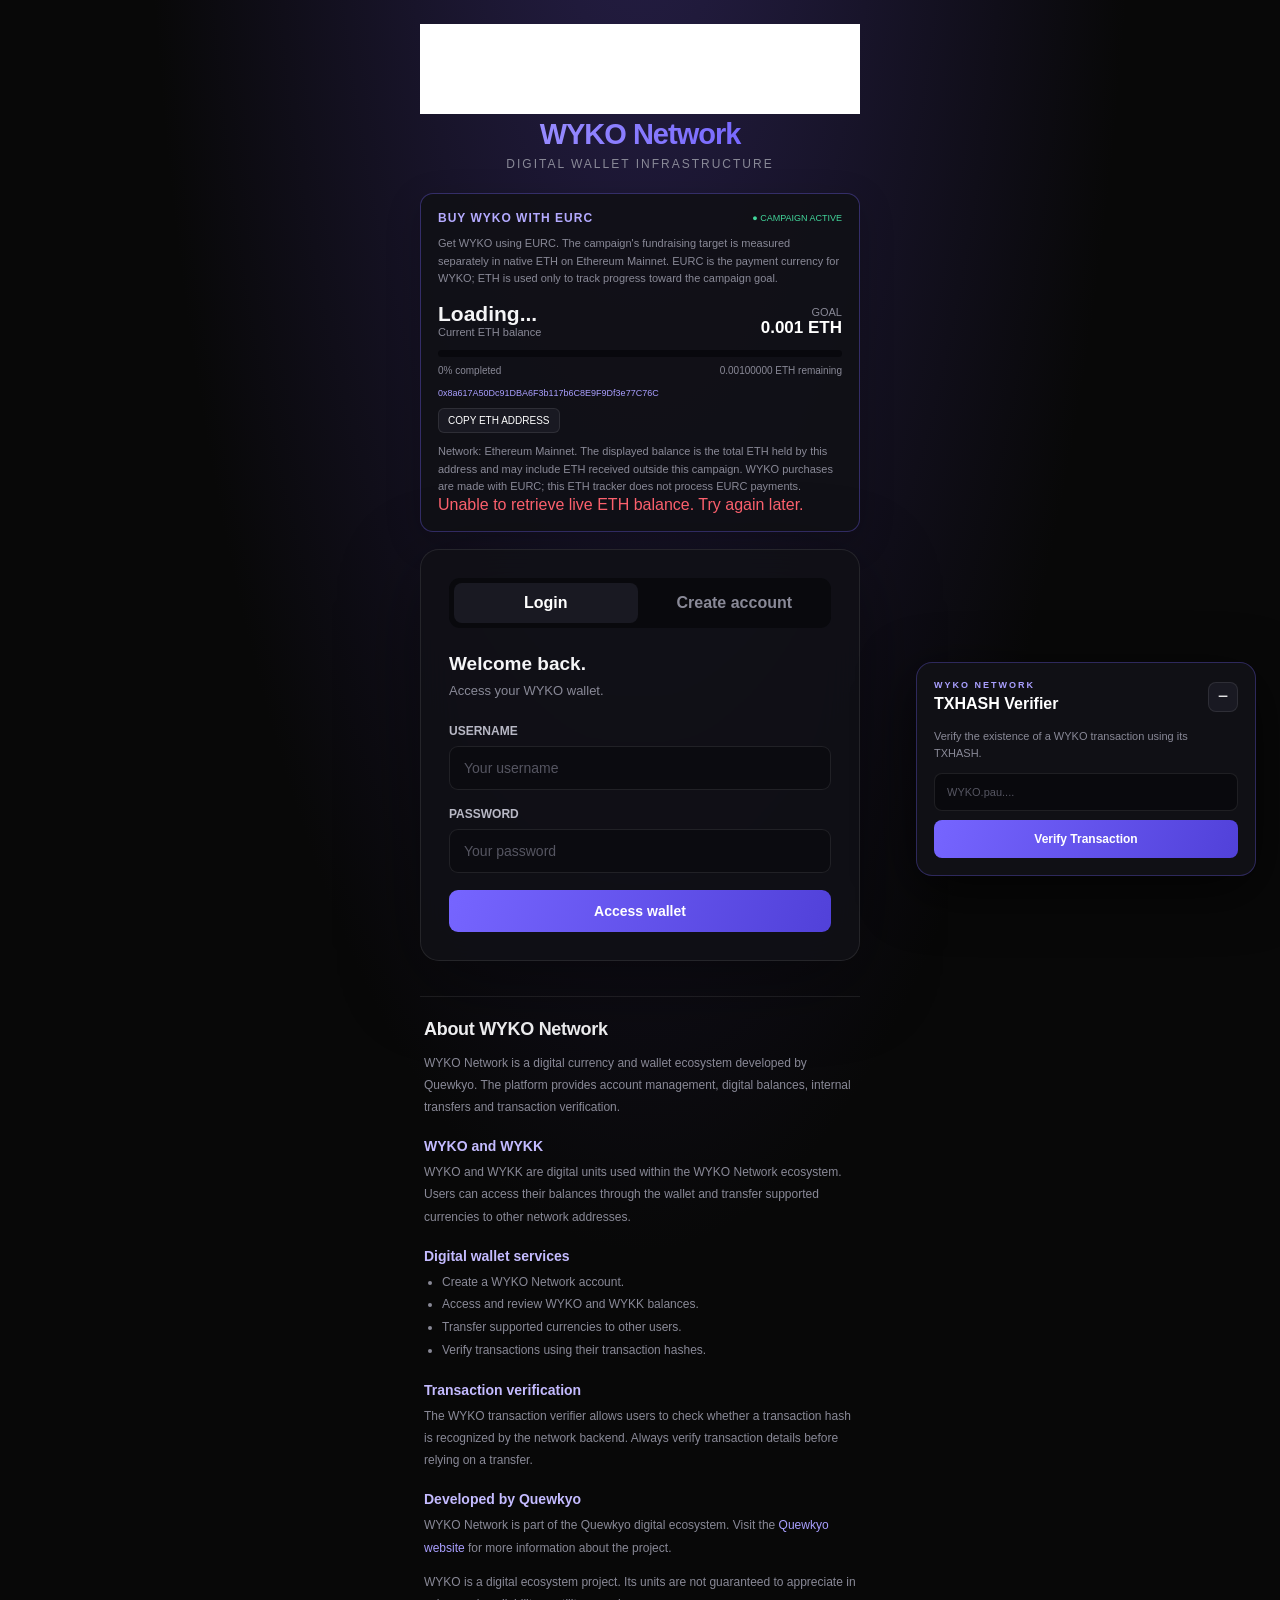
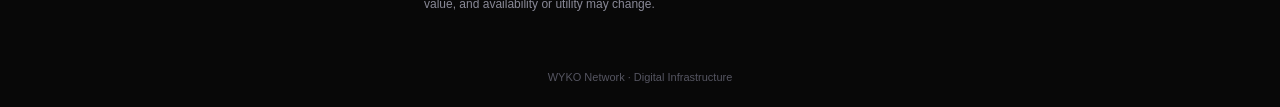
<file: wyko/index.html>
<!DOCTYPE html>
<html lang="en">
<head>
<meta charset="UTF-8">
<meta name="viewport" content="width=device-width, initial-scale=1">
<meta name="theme-color" content="#080808">
<meta name="color-scheme" content="dark">

<title>WYKO Network — Buy WYKO with EURC</title>

<meta name="description" content="Buy WYKO with EURC through the WYKO Network ecosystem. Follow the campaign's 0.001 ETH goal on Ethereum Mainnet, manage WYKO and WYKK balances, transfer funds and verify transactions.">

<meta name="author" content="Quewkyo">
<meta name="application-name" content="WYKO Network">
<meta name="robots" content="index, follow, max-image-preview:large">
<meta name="googlebot" content="index, follow">

<link rel="canonical" href="https://quollet.vercel.app/wyko">

<meta property="og:type" content="website">
<meta property="og:site_name" content="WYKO Network">
<meta property="og:title" content="WYKO Network — Buy WYKO with EURC">
<meta property="og:description" content="Buy WYKO with EURC and follow the campaign's 0.001 ETH goal on Ethereum Mainnet.">
<meta property="og:url" content="https://quollet.vercel.app/wyko">
<meta property="og:locale" content="en_US">

<meta name="twitter:card" content="summary">
<meta name="twitter:title" content="WYKO Network — Buy WYKO with EURC">
<meta name="twitter:description" content="Buy WYKO with EURC and follow the 0.001 ETH campaign goal on Ethereum Mainnet.">

<script type="application/ld+json">
{
  "@context": "https://schema.org",
  "@type": "WebPage",
  "name": "WYKO Network",
  "url": "https://quollet.vercel.app/wyko",
  "description": "WYKO Network is a digital currency and wallet ecosystem developed by Quewkyo. WYKO can be purchased with EURC, while the campaign goal is measured in ETH.",
  "inLanguage": "en",
  "publisher": {
    "@type": "Organization",
    "name": "Quewkyo",
    "url": "https://quenoky.vercel.app/"
  }
}
</script>

<style>
:root{
  --bg:#080808;
  --surface:#111116;
  --surface2:#191922;
  --border:rgba(255,255,255,.09);
  --primary:#7665ff;
  --primary2:#5141d9;
  --text:#f5f5f7;
  --muted:#898997;
  --success:#42d69b;
  --danger:#ff626f;
}

*{
  margin:0;
  padding:0;
  box-sizing:border-box;
  font-family:Inter,"Segoe UI",sans-serif;
}

html{
  scroll-behavior:smooth;
}

body{
  min-height:100vh;
  background:
    radial-gradient(ellipse at 50% -20%,#28204c 0%,transparent 55%),
    var(--bg);
  color:var(--text);
  display:flex;
  justify-content:center;
  align-items:center;
  padding:24px;
}

button,input,select{
  font:inherit;
}

button{
  cursor:pointer;
}

button:focus-visible,
input:focus-visible,
select:focus-visible{
  outline:2px solid var(--primary);
  outline-offset:3px;
}

.container{
  width:100%;
  max-width:440px;
  animation:appear .45s ease;
}

@keyframes appear{
  from{opacity:0;transform:translateY(12px)}
  to{opacity:1;transform:translateY(0)}
}

.brand{
  text-align:center;
  margin-bottom:22px;
}

.brand h1{
  font-size:29px;
  font-weight:800;
  letter-spacing:-1px;
  background:linear-gradient(100deg,#a99fff,#6655ff);
  background-clip:text;
  -webkit-background-clip:text;
  color:transparent;
}

.brand p{
  color:var(--muted);
  font-size:12px;
  margin-top:6px;
  letter-spacing:2px;
  text-transform:uppercase;
}

/* DONATIONS */

.donation-banner{
  padding:17px;
  background:rgba(17,17,22,.92);
  border:1px solid rgba(118,101,255,.35);
  border-radius:13px;
  margin-bottom:17px;
  box-shadow:0 10px 35px rgba(0,0,0,.2);
}

.donation-heading{
  display:flex;
  justify-content:space-between;
  align-items:center;
  gap:8px;
}

.donation-heading strong{
  font-size:12px;
  color:#b4aaff;
  letter-spacing:1px;
}

.donation-heading span{
  font-size:9px;
  color:var(--success);
  white-space:nowrap;
}

.donation-message{
  font-size:11px;
  color:var(--muted);
  line-height:1.6;
  margin:10px 0 14px;
}

.donation-numbers{
  display:flex;
  justify-content:space-between;
  align-items:end;
  gap:8px;
}

.donation-current{
  font-size:21px;
  font-weight:800;
  overflow-wrap:anywhere;
}

.donation-target{
  font-size:11px;
  color:var(--muted);
  text-align:right;
}

.donation-progress{
  height:7px;
  background:#08080d;
  border-radius:20px;
  overflow:hidden;
  margin-top:12px;
}

.donation-progress-fill{
  height:100%;
  width:0%;
  border-radius:20px;
  background:linear-gradient(90deg,#5141d9,#a99fff);
  transition:width .5s ease;
}

.donation-footer{
  display:flex;
  justify-content:space-between;
  margin-top:8px;
  gap:8px;
}

.donation-footer span{
  font-size:10px;
  color:var(--muted);
}

.donation-address{
  font-size:9px;
  color:#a99fff;
  overflow-wrap:anywhere;
  margin-top:11px;
  line-height:1.5;
}

.donation-copy{
  background:var(--surface2);
  border:1px solid var(--border);
  color:white;
  padding:6px 9px;
  border-radius:6px;
  font-size:10px;
  margin-top:8px;
}

/* MAIN CARD */

.card{
  background:rgba(17,17,22,.88);
  border:1px solid var(--border);
  border-radius:19px;
  padding:28px;
  box-shadow:0 20px 80px rgba(0,0,0,.4);
  backdrop-filter:blur(20px);
  -webkit-backdrop-filter:blur(20px);
}

.tabs{
  display:flex;
  background:#09090d;
  padding:5px;
  border-radius:11px;
  margin-bottom:25px;
  gap:5px;
}

.tab{
  flex:1;
  border:none;
  background:transparent;
  color:var(--muted);
  padding:11px;
  border-radius:8px;
  font-weight:600;
}

.tab.active{
  background:var(--surface2);
  color:white;
}

.section-title{
  font-size:19px;
  font-weight:700;
  margin-bottom:6px;
}

.section-description{
  color:var(--muted);
  font-size:13px;
  margin-bottom:23px;
  line-height:1.5;
}

.form{
  display:flex;
  flex-direction:column;
  gap:17px;
}

.field{
  display:flex;
  flex-direction:column;
  gap:8px;
}

.field label{
  color:#b8b8c5;
  font-size:12px;
  font-weight:600;
}

input,select{
  width:100%;
  padding:13px 14px;
  background:#0b0b10;
  border:1px solid var(--border);
  border-radius:9px;
  color:white;
  outline:none;
  transition:.2s;
  font-size:14px;
}

input:focus,select:focus{
  border-color:var(--primary);
  box-shadow:0 0 0 3px rgba(118,101,255,.1);
}

input::placeholder{
  color:#555561;
}

.btn{
  width:100%;
  padding:13px;
  border:none;
  border-radius:9px;
  background:linear-gradient(110deg,var(--primary),var(--primary2));
  color:white;
  font-weight:700;
  font-size:14px;
  transition:.2s;
}

.btn:hover{
  filter:brightness(1.13);
  transform:translateY(-1px);
}

.btn:disabled{
  opacity:.5;
  cursor:not-allowed;
  transform:none;
}

.btn-secondary{
  background:var(--surface2);
  border:1px solid var(--border);
  color:white;
}

.message{
  display:none;
  padding:12px;
  border-radius:9px;
  font-size:12px;
  line-height:1.5;
  margin-bottom:17px;
  overflow-wrap:anywhere;
}

.message.error{
  display:block;
  color:#ff8991;
  background:rgba(255,80,95,.08);
  border:1px solid rgba(255,80,95,.15);
}

.message.success{
  display:block;
  color:var(--success);
  background:rgba(66,214,155,.08);
  border:1px solid rgba(66,214,155,.15);
}

.hidden{
  display:none!important;
}

/* WALLET */

.wallet-header{
  display:flex;
  justify-content:space-between;
  align-items:center;
  margin-bottom:23px;
}

.wallet-header h2{
  font-size:19px;
}

.status{
  color:var(--success);
  font-size:11px;
  background:rgba(66,214,155,.09);
  padding:6px 10px;
  border-radius:20px;
}

.balance-card{
  padding:24px;
  background:
    radial-gradient(circle at top right,rgba(255,255,255,.16),transparent 55%),
    linear-gradient(135deg,#6855e9,#34257f);
  border-radius:14px;
  margin-bottom:20px;
}

.balance-label{
  font-size:12px;
  color:rgba(255,255,255,.75);
}

.balance-value{
  font-size:clamp(19px,5.5vw,27px);
  font-weight:800;
  margin-top:12px;
  overflow-wrap:anywhere;
  letter-spacing:-1px;
  line-height:1.4;
}

.address-box{
  background:#0b0b10;
  border:1px solid var(--border);
  padding:14px;
  border-radius:10px;
  margin-bottom:20px;
}

.address-box small{
  display:block;
  color:var(--muted);
  font-size:11px;
  margin-bottom:9px;
}

.address-row{
  display:flex;
  align-items:center;
  gap:8px;
}

.address{
  font-size:11px;
  color:#c9c5ff;
  overflow-wrap:anywhere;
  flex:1;
  line-height:1.5;
}

.copy-btn{
  border:1px solid var(--border);
  background:var(--surface2);
  color:white;
  border-radius:7px;
  padding:8px;
  font-size:11px;
  white-space:nowrap;
}

.wallet-actions{
  display:grid;
  grid-template-columns:1fr 1fr;
  gap:10px;
}

.wallet-actions button{
  padding:13px 8px;
  font-size:12px;
}

.logout{
  margin-top:12px;
  color:var(--muted);
  background:transparent;
  border:1px solid var(--border);
  border-radius:9px;
  width:100%;
  padding:11px;
  font-size:12px;
}

/* PAU */

.pau-header{
  display:flex;
  align-items:center;
  gap:12px;
  margin-bottom:22px;
}

.back-btn{
  background:var(--surface2);
  border:1px solid var(--border);
  color:white;
  width:36px;
  height:36px;
  border-radius:9px;
  font-size:18px;
}

.pau-icon{
  width:42px;
  height:42px;
  display:grid;
  place-items:center;
  border-radius:11px;
  background:rgba(118,101,255,.14);
  color:#a99fff;
  font-size:18px;
  font-weight:800;
}

.info{
  color:var(--muted);
  font-size:11px;
  line-height:1.6;
  margin-top:15px;
}

.footer{
  text-align:center;
  color:#555561;
  font-size:11px;
  margin-top:22px;
}

.pau-txhash{
  margin-bottom:17px;
  padding:14px;
  background:#0b0b10;
  border:1px solid rgba(118,101,255,.3);
  border-radius:9px;
}

.pau-txhash-label{
  display:block;
  color:#a99fff;
  font-size:10px;
  font-weight:800;
  letter-spacing:1.5px;
  margin-bottom:8px;
}

#pau-txhash-value{
  display:block;
  color:#dedbea;
  font-size:11px;
  line-height:1.6;
  overflow-wrap:anywhere;
  word-break:break-word;
}

#copy-pau-hash{
  margin-top:10px;
}

/* TRANSACTION VERIFIER */

#txVerifier{
  position:fixed;
  right:24px;
  bottom:24px;
  width:340px;
  max-width:calc(100vw - 30px);
  z-index:99999;
  background:rgba(17,17,22,.97);
  border:1px solid rgba(118,101,255,.3);
  border-radius:16px;
  padding:17px;
  box-shadow:0 15px 55px rgba(0,0,0,.65);
  backdrop-filter:blur(20px);
  -webkit-backdrop-filter:blur(20px);
  animation:appear .35s ease;
}

.txv-header{
  display:flex;
  justify-content:space-between;
  align-items:center;
  gap:10px;
}

.txv-brand{
  display:flex;
  flex-direction:column;
  gap:5px;
}

.txv-label{
  color:#a99fff;
  font-size:9px;
  font-weight:800;
  letter-spacing:2px;
}

.txv-title{
  color:white;
  font-size:16px;
  font-weight:750;
}

#txv-toggle{
  width:30px;
  height:30px;
  flex-shrink:0;
  border:1px solid var(--border);
  background:var(--surface2);
  color:white;
  border-radius:8px;
  font-size:18px;
}

.txv-description{
  color:var(--muted);
  font-size:11px;
  margin:15px 0 12px;
  line-height:1.5;
}

#txv-form{
  display:flex;
  flex-direction:column;
  gap:9px;
}

#txv-hash{
  width:100%;
  padding:12px;
  border:1px solid var(--border);
  border-radius:8px;
  background:#09090d;
  color:white;
  font-size:11px;
  min-width:0;
}

#txv-submit{
  width:100%;
  padding:12px;
  border:none;
  border-radius:8px;
  background:linear-gradient(110deg,var(--primary),var(--primary2));
  color:white;
  font-size:12px;
  font-weight:750;
}

#txv-submit:disabled{
  opacity:.5;
  cursor:wait;
}

#txv-result{
  margin-top:13px;
  padding:12px;
  border-radius:9px;
  background:#09090d;
  border:1px solid var(--border);
}

#txv-result[hidden],
#txv-details[hidden],
#pau-txhash[hidden]{
  display:none!important;
}

#txv-status{
  font-size:11px;
  font-weight:800;
  overflow-wrap:anywhere;
}

#txv-status.success{
  color:var(--success);
}

#txv-status.error{
  color:var(--danger);
}

#txv-status.loading{
  color:#e5c66b;
}

#txv-details{
  display:flex;
  flex-direction:column;
  gap:13px;
  margin-top:15px;
}

.txv-detail{
  display:flex;
  flex-direction:column;
  gap:5px;
  min-width:0;
}

.txv-detail span{
  font-size:9px;
  letter-spacing:1.5px;
  color:#777;
}

.txv-detail strong{
  font-size:11px;
  color:#dedbea;
  overflow-wrap:anywhere;
  word-break:break-word;
  line-height:1.5;
}

#txVerifier.minimized{
  width:225px;
  padding:13px;
}

#txVerifier.minimized #txv-content{
  display:none;
}

/* PUBLIC SEARCH CONTENT */

.seo-content{
  margin-top:35px;
  padding:22px 4px;
  border-top:1px solid var(--border);
}

.seo-content h2{
  font-size:18px;
  margin-bottom:12px;
  letter-spacing:-.3px;
}

.seo-content h3{
  font-size:14px;
  margin:20px 0 7px;
  color:#c4bbff;
}

.seo-content p{
  font-size:12px;
  line-height:1.85;
  color:var(--muted);
  margin-bottom:12px;
}

.seo-content a{
  color:#a99fff;
  text-decoration:none;
}

.seo-content a:hover{
  text-decoration:underline;
}

.seo-content ul{
  padding-left:18px;
  color:var(--muted);
  font-size:12px;
  line-height:1.9;
}

/* MOBILE */

@media(max-width:480px){
  body{
    padding:25px 15px 15px;
    align-items:flex-start;
  }

  .card{
    padding:21px;
  }

  #txVerifier{
    right:12px;
    bottom:12px;
    max-width:calc(100vw - 24px);
  }
}

@media(prefers-reduced-motion:reduce){
  *,
  *::before,
  *::after{
    animation-duration:.01ms!important;
    animation-iteration-count:1!important;
    scroll-behavior:auto!important;
    transition-duration:.01ms!important;
  }
}
</style>
</head>

<body>
<div class="container">
<iframe src="https://creator.faucetpay.io/media/html5/index.html?c=faucets&amp;lang=en&amp;ref=10112476" width="728" height="90" title="FaucetPay" loading="lazy" scrolling="no" frameborder="0" style="border:0;overflow:hidden;max-width:100%"></iframe>
<header class="brand">
  <h1>WYKO Network</h1>
  <p>Digital wallet infrastructure</p>
</header>

<section class="donation-banner" aria-label="Buy WYKO with EURC campaign">
  <div class="donation-heading">
    <strong>BUY WYKO WITH EURC</strong>
    <span>● CAMPAIGN ACTIVE</span>
  </div>

  <p class="donation-message">
    Get WYKO using EURC. The campaign's fundraising target is measured separately
    in native ETH on Ethereum Mainnet. EURC is the payment currency for WYKO;
    ETH is used only to track progress toward the campaign goal.
  </p>

  <div class="donation-numbers">
    <div>
      <div class="donation-current" id="donation-balance">Loading...</div>
      <div class="donation-target">Current ETH balance</div>
    </div>
    <div class="donation-target">
      GOAL<br>
      <strong style="color:white;font-size:17px">0.001 ETH</strong>
    </div>
  </div>

  <div class="donation-progress">
    <div class="donation-progress-fill" id="donation-progress"></div>
  </div>

  <div class="donation-footer">
    <span id="donation-percentage">0% completed</span>
    <span id="donation-remaining">0.00100000 ETH remaining</span>
  </div>

  <div class="donation-address" id="donation-address">
    0x8a617A50Dc91DBA6F3b117b6C8E9F9Df3e77C76C
  </div>

  <button class="donation-copy" id="donation-copy" type="button">
    COPY ETH ADDRESS
  </button>
  <p class="donation-message" style="margin:10px 0 0">
    Network: Ethereum Mainnet. The displayed balance is the total ETH held by this
    address and may include ETH received outside this campaign. WYKO purchases are
    made with EURC; this ETH tracker does not process EURC payments.
  </p>
  <div id="donation-status" role="status" aria-live="polite">
    Connecting to Ethereum Mainnet...
  </div>
</section>

<main class="card">

<section id="auth-screen">
  <div class="tabs">
    <button class="tab active" id="tab-login" type="button">Login</button>
    <button class="tab" id="tab-signup" type="button">Create account</button>
  </div>

  <div id="auth-message" class="message" role="status" aria-live="polite"></div>

  <div id="login-screen">
    <h2 class="section-title">Welcome back.</h2>
    <p class="section-description">Access your WYKO wallet.</p>

    <form class="form" id="login-form">
      <div class="field">
        <label for="login-username">USERNAME</label>
        <input id="login-username" type="text" placeholder="Your username" autocomplete="username" required>
      </div>

      <div class="field">
        <label for="login-password">PASSWORD</label>
        <input id="login-password" type="password" placeholder="Your password" autocomplete="current-password" required>
      </div>

      <button class="btn" id="login-btn" type="submit">Access wallet</button>
    </form>
  </div>

  <div id="signup-screen" class="hidden">
    <h2 class="section-title">Create your wallet.</h2>
    <p class="section-description">Join the WYKO Network ecosystem.</p>

    <form class="form" id="signup-form">
      <div class="field">
        <label for="signup-username">USERNAME</label>
        <input id="signup-username" type="text" placeholder="Choose a username" autocomplete="username" maxlength="32" required>
      </div>

      <div class="field">
        <label for="signup-password">PASSWORD</label>
        <input id="signup-password" type="password" placeholder="Create a password" autocomplete="new-password" required>
      </div>

      <button class="btn" id="signup-btn" type="submit">Create wallet</button>
    </form>
  </div>
</section>

<section id="wallet-screen" class="hidden">
  <div class="wallet-header">
    <h2>My Wallet</h2>
    <span class="status">● Connected</span>
  </div>

  <div id="wallet-message" class="message" role="status" aria-live="polite"></div>

  <div class="balance-card">
    <div class="balance-label">AVAILABLE BALANCE</div>
    <div class="balance-value">WYKO: <span id="balance">0</span></div>
    <div class="balance-value">WYKK: <span id="balance-kykaw">0</span></div>
  </div>

  <div class="address-box">
    <small>YOUR WYKO ADDRESS</small>
    <div class="address-row">
      <span class="address" id="wallet-address"></span>
      <button class="copy-btn" id="copy-address" type="button">COPY</button>
    </div>
  </div>

  <div class="wallet-actions">
    <button class="btn" id="open-pau" type="button">↗ Pay a User</button>
    <button class="btn btn-secondary" id="refresh-balance" type="button">↻ Refresh</button>
  </div>

  <button class="logout" id="logout" type="button">Disconnect wallet</button>
</section>

<section id="pau-screen" class="hidden">
  <div class="pau-header">
    <button class="back-btn" id="back-wallet" type="button" aria-label="Back to wallet">←</button>
    <div class="pau-icon">P</div>
    <div>
      <h2 style="font-size:17px">Pay A User</h2>
      <p style="font-size:11px;color:var(--muted)">WYKO Network Transfer</p>
    </div>
  </div>

  <div id="pau-message" class="message" role="status" aria-live="polite"></div>

  <div id="pau-txhash" class="pau-txhash" hidden>
    <span class="pau-txhash-label">TRANSACTION HASH</span>
    <strong id="pau-txhash-value"></strong>
    <button class="copy-btn" id="copy-pau-hash" type="button">COPY HASH</button>
  </div>

  <form class="form" id="pau-form">
    <div class="field">
      <label for="pau-coin">CURRENCY</label>
      <select id="pau-coin" required>
        <option value="WYKO_NORMAL">WYKO</option>
        <option value="WYKO_KYKAW">WYKK</option>
      </select>
    </div>

    <div class="field">
      <label for="recipient">RECIPIENT ADDRESS</label>
      <input id="recipient" type="text" placeholder="WYKO.xxxxxxxxx..." required>
    </div>

    <div class="field">
      <label for="amount">TRANSFER AMOUNT</label>
      <input id="amount" type="number" placeholder="0.000000" min="0" step="any" required>
    </div>

    <div class="field">
      <label for="pau-password">WALLET PASSWORD</label>
      <input id="pau-password" type="password" placeholder="Confirm your password" autocomplete="current-password" required>
    </div>

    <button class="btn" id="pau-submit" type="submit">Confirm transfer</button>
  </form>

  <p class="info">
    Transfers are submitted to the WYKO Network backend.
    Always verify the recipient address and amount before confirming a transaction.
  </p>
</section>

</main>

<!-- PUBLIC INFORMATION FOR SEARCH ENGINES AND VISITORS -->
<section class="seo-content" aria-labelledby="about-wyko">
  <h2 id="about-wyko">About WYKO Network</h2>

  <p>
    WYKO Network is a digital currency and wallet ecosystem developed
    by Quewkyo. The platform provides account management, digital
    balances, internal transfers and transaction verification.
  </p>

  <h3>WYKO and WYKK</h3>
  <p>
    WYKO and WYKK are digital units used within the WYKO Network
    ecosystem. Users can access their balances through the wallet
    and transfer supported currencies to other network addresses.
  </p>

  <h3>Digital wallet services</h3>
  <ul>
    <li>Create a WYKO Network account.</li>
    <li>Access and review WYKO and WYKK balances.</li>
    <li>Transfer supported currencies to other users.</li>
    <li>Verify transactions using their transaction hashes.</li>
  </ul>

  <h3>Transaction verification</h3>
  <p>
    The WYKO transaction verifier allows users to check whether
    a transaction hash is recognized by the network backend.
    Always verify transaction details before relying on a transfer.
  </p>

  <h3>Developed by Quewkyo</h3>
  <p>
    WYKO Network is part of the Quewkyo digital ecosystem.
    Visit the <a href="https://quenoky.vercel.app/">Quewkyo website</a>
    for more information about the project.
  </p>

  <p>
    WYKO is a digital ecosystem project. Its units are not guaranteed
    to appreciate in value, and availability or utility may change.
  </p>
</section>

<footer class="footer">
  WYKO Network · Digital Infrastructure
</footer>

</div>

<aside id="txVerifier" aria-label="WYKO Transaction Verifier">
  <div class="txv-header">
    <div class="txv-brand">
      <span class="txv-label">WYKO NETWORK</span>
      <strong class="txv-title">TXHASH Verifier</strong>
    </div>
    <button id="txv-toggle" type="button" aria-label="Minimize transaction verifier">−</button>
  </div>

  <div id="txv-content">
    <p class="txv-description">
      Verify the existence of a WYKO transaction using its TXHASH.
    </p>

    <form id="txv-form">
      <input type="text" id="txv-hash" placeholder="WYKO.pau...." autocomplete="off" spellcheck="false" required>
      <button type="submit" id="txv-submit">Verify Transaction</button>
    </form>

    <div id="txv-result" hidden>
      <div id="txv-status" role="status" aria-live="polite"></div>

      <div id="txv-details" hidden>
        <div class="txv-detail">
          <span>HASH</span>
          <strong id="txv-hash-result"></strong>
        </div>
        <div class="txv-detail">
          <span>FROM</span>
          <strong id="txv-from"></strong>
        </div>
        <div class="txv-detail">
          <span>TO</span>
          <strong id="txv-to"></strong>
        </div>
        <div class="txv-detail">
          <span>VALUE</span>
          <strong id="txv-value"></strong>
        </div>
      </div>
    </div>
  </div>
</aside>

<script>
"use strict";

const API_URL="https://cjccmeaosxnauhzeleuj.supabase.co/functions/v1/wyko";

const ETH_RPC="https://ethereum-rpc.publicnode.com";
const DONATION_WALLET="0x8a617A50Dc91DBA6F3b117b6C8E9F9Df3e77C76C";
const ETH_GOAL_WEI=1000000000000000n; // 0.001 ETH

const session={
  username:null,
  address:null,
  password:null,
  balance:null,
  balance_kykaw:null
};

const $=id=>document.getElementById(id);

const screens={
  auth:$("auth-screen"),
  wallet:$("wallet-screen"),
  pau:$("pau-screen")
};

async function apiRequest(payload){
  try{
    const response=await fetch(API_URL,{
      method:"POST",
      headers:{"Content-Type":"application/json"},
      body:JSON.stringify(payload)
    });

    const data=await response.json().catch(()=>null);

    if(!data)return{success:false,erro:"Invalid server response."};

    return response.ok?data:{...data,success:false};

  }catch(error){
    console.error("API error:",error);
    return{
      success:false,
      erro:"Connection error. Check your internet connection."
    };
  }
}

/* ETH CAMPAIGN BALANCE */

function formatETH(wei){
  const base=1000000000000000000n;
  const whole=wei/base;
  const fraction=(wei%base).toString().padStart(18,"0").slice(0,8);
  return whole.toString()+"."+fraction;
}

async function refreshDonations(){
  const status=$("donation-status");

  try{
    const response=await fetch(ETH_RPC,{
      method:"POST",
      headers:{"Content-Type":"application/json"},
      body:JSON.stringify({
        jsonrpc:"2.0",
        method:"eth_getBalance",
        params:[DONATION_WALLET,"latest"],
        id:1
      })
    });

    if(!response.ok)throw new Error("Ethereum RPC unavailable");

    const data=await response.json();

    if(data.error||typeof data.result!=="string"){
      throw new Error(data.error?.message||"Unable to retrieve ETH balance");
    }

    const raw=BigInt(data.result);
    const percentage=Math.min(100,Number(raw)*100/Number(ETH_GOAL_WEI));
    const remaining=raw>=ETH_GOAL_WEI?0n:ETH_GOAL_WEI-raw;

    $("donation-balance").textContent=formatETH(raw)+" ETH";
    $("donation-progress").style.width=percentage+"%";
    $("donation-percentage").textContent=percentage.toFixed(2)+"% completed";
    $("donation-remaining").textContent=formatETH(remaining)+" ETH remaining";

    status.textContent="● Live balance · Ethereum Mainnet";
    status.style.color="var(--success)";

  }catch(error){
    console.error("ETH campaign balance error:",error);
    status.textContent="Unable to retrieve live ETH balance. Try again later.";
    status.style.color="var(--danger)";
  }
}

refreshDonations();
setInterval(refreshDonations,60000);

/* COPY ETH ADDRESS */

$("donation-copy").addEventListener("click",async()=>{
  try{
    await navigator.clipboard.writeText(DONATION_WALLET);
    $("donation-copy").textContent="COPIED!";
    setTimeout(() => $("donation-copy").textContent="COPY ETH ADDRESS",1500);
  }catch(error){
    $("donation-status").textContent="Unable to copy address.";
  }
});

/* SCREEN MANAGEMENT */

function showScreen(screen){
  Object.values(screens).forEach(element=>element.classList.add("hidden"));
  screens[screen].classList.remove("hidden");
}

function showMessage(element,message,type="error"){
  element.textContent=message;
  element.className="message "+type;
}

function clearMessage(element){
  element.className="message";
  element.textContent="";
}

function setLoading(button,loading,originalText){
  button.disabled=loading;
  button.textContent=loading?"Processing...":originalText;
}

/* BALANCE FORMATTER */

function formatBalance(value){
  const num=Number(value)||0;

  const suffixes=[
    "","k","m","b","t","qd","qn","sx","sp","oc",
    "no","dc","udc","ddc","tdc","qdc","qndc","sxdc",
    "spdc","ocdc","nodc","vg","uvg","dvg","tvg",
    "qdvg","qnvg","sxvg","spvg","ocvg","novg","tg"
  ];

  if(Math.abs(num)<1000){
    return Number.isInteger(num)
      ?String(num)
      :num.toFixed(2).replace(/\.?0+$/,"");
  }

  const tier=Math.floor(Math.log10(Math.abs(num))/3);

  if(tier>=suffixes.length)return num.toExponential(2);

  return(
    num/Math.pow(1000,tier)
  ).toFixed(2).replace(/\.?0+$/,"")+suffixes[tier];
}

/* AUTH TABS */

$("tab-login").addEventListener("click",()=>{
  $("tab-login").classList.add("active");
  $("tab-signup").classList.remove("active");
  $("login-screen").classList.remove("hidden");
  $("signup-screen").classList.add("hidden");
  clearMessage($("auth-message"));
});

$("tab-signup").addEventListener("click",()=>{
  $("tab-signup").classList.add("active");
  $("tab-login").classList.remove("active");
  $("signup-screen").classList.remove("hidden");
  $("login-screen").classList.add("hidden");
  clearMessage($("auth-message"));
});

/* LOGIN */

$("login-form").addEventListener("submit",async event=>{
  event.preventDefault();

  const username=$("login-username").value.trim();
  const password=$("login-password").value;

  if(!username||!password)return;

  const button=$("login-btn");

  setLoading(button,true,"Access wallet");
  clearMessage($("auth-message"));

  try{
    const result=await apiRequest({
      action:"login",
      user:{username,password}
    });

    if(!result.success||result.erro||!result.address){
      showMessage($("auth-message"),result.erro||"Login failed.");
      return;
    }

    session.username=username;
    session.password=password;
    session.address=result.address;
    session.balance=result.balance;

    $("wallet-address").textContent=result.address;
    $("balance").textContent=formatBalance(result.balance);
    $("balance-kykaw").textContent="0";
    $("login-password").value="";

    showScreen("wallet");
    await refreshBalance();

  }finally{
    setLoading(button,false,"Access wallet");
  }
});

/* SIGNUP */

$("signup-form").addEventListener("submit",async event=>{
  event.preventDefault();

  const username=$("signup-username").value.trim();
  const password=$("signup-password").value;

  if(!username||!password)return;

  const button=$("signup-btn");

  setLoading(button,true,"Create wallet");
  clearMessage($("auth-message"));

  try{
    const result=await apiRequest({
      action:"signup",
      user:{username,password}
    });

    if(!result.success||!result.address){
      showMessage($("auth-message"),result.erro||"Account creation failed.");
      return;
    }

    showMessage(
      $("auth-message"),
      "Account successfully created! Your address: "+result.address,
      "success"
    );

    $("signup-form").reset();
    $("tab-login").click();

  }finally{
    setLoading(button,false,"Create wallet");
  }
});

/* VERIFY BOTH BALANCES */

async function refreshBalance(){
  if(!session.address)return;

  const button=$("refresh-balance");

  button.disabled=true;
  button.textContent="Updating...";

  try{
    const result=await apiRequest({
      action:"verify_balance",
      address:session.address
    });

    if(!result.success){
      showMessage($("wallet-message"),result.erro||"Unable to update balance.");
      return;
    }

    session.balance=result.balance;
    session.balance_kykaw=result.balance_kykaw;

    $("balance").textContent=formatBalance(result.balance);
    $("balance-kykaw").textContent=formatBalance(result.balance_kykaw);

    clearMessage($("wallet-message"));

  }finally{
    button.disabled=false;
    button.textContent="↻ Refresh";
  }
}

$("refresh-balance").addEventListener("click",refreshBalance);

/* COPY WYKO ADDRESS */

$("copy-address").addEventListener("click",async()=>{
  try{
    await navigator.clipboard.writeText(session.address||"");
    $("copy-address").textContent="COPIED!";
    setTimeout(()=>$("copy-address").textContent="COPY",1500);
  }catch(error){
    console.error("Copy error:",error);
    showMessage($("wallet-message"),"Unable to copy address.");
  }
});

/* OPEN PAU */

$("open-pau").addEventListener("click",()=>{
  $("pau-form").reset();
  $("pau-txhash").hidden=true;
  $("pau-txhash-value").textContent="";

  clearMessage($("pau-message"));
  showScreen("pau");
});

$("back-wallet").addEventListener("click",()=>showScreen("wallet"));

/* PAY A USER */

$("pau-form").addEventListener("submit",async event=>{
  event.preventDefault();

  const recipient=$("recipient").value.trim();
  const amount=Number($("amount").value);
  const password=$("pau-password").value;
  const coin=$("pau-coin").value;

  const isKykaw=coin==="WYKO_KYKAW";
  const currency=isKykaw?"WYKK":"WYKO";
  const action=isKykaw?"pau-kykaw":"pau";

  if(!recipient||!password||!$("amount").value){
    showMessage($("pau-message"),"Please fill in all fields.");
    return;
  }

  if(!Number.isFinite(amount)||amount<=0){
    showMessage($("pau-message"),"Enter a valid transfer amount.");
    return;
  }

  if(recipient===session.address){
    showMessage($("pau-message"),"You cannot transfer to your own address.");
    return;
  }

  if(password!==session.password){
    showMessage($("pau-message"),"Incorrect wallet password.");
    return;
  }

  const confirmed=confirm(
    "CONFIRM "+currency+" TRANSFER\n\n"+
    "Recipient: "+recipient+"\n"+
    "Amount: "+$("amount").value+" "+currency+"\n\nContinue?"
  );

  if(!confirmed)return;

  const button=$("pau-submit");

  setLoading(button,true,"Confirm transfer");
  clearMessage($("pau-message"));

  $("pau-txhash").hidden=true;
  $("pau-txhash-value").textContent="";

  try{
    const result=await apiRequest({
      action,
      user1:{address:session.address,password},
      user2:{address:recipient},
      value:amount
    });

    console.log("PAU API RESPONSE:",result);

    if(!result.success){
      const errorMessage=typeof result.erro==="string"
        ?result.erro
        :result.erro?.message||"Transfer failed.";

      showMessage($("pau-message"),errorMessage);
      return;
    }

    if(typeof result.hash!=="string"||!result.hash.trim()){
      console.error("Missing transaction hash:",result);
      showMessage($("pau-message"),"Transfer response did not contain a transaction hash.");
      return;
    }

    $("pau-txhash-value").textContent=result.hash;
    $("pau-txhash").hidden=false;
    $("pau-form").reset();

    showMessage(
      $("pau-message"),
      currency+" transfer submitted successfully!",
      "success"
    );

    await refreshBalance();

  }catch(error){
    console.error("Transfer error:",error);
    showMessage($("pau-message"),"Unexpected transfer error.");
  }finally{
    setLoading(button,false,"Confirm transfer");
  }
});

/* COPY TXHASH */

$("copy-pau-hash").addEventListener("click",async()=>{
  const hash=$("pau-txhash-value").textContent;

  if(!hash)return;

  try{
    await navigator.clipboard.writeText(hash);
    $("copy-pau-hash").textContent="COPIED!";
    setTimeout(()=>$("copy-pau-hash").textContent="COPY HASH",1500);
  }catch(error){
    console.error("Hash copy error:",error);
    showMessage($("pau-message"),"Unable to copy transaction hash.");
  }
});

/* LOGOUT */

$("logout").addEventListener("click",()=>{
  Object.assign(session,{
    username:null,
    address:null,
    password:null,
    balance:null,
    balance_kykaw:null
  });

  $("login-form").reset();
  $("pau-form").reset();

  $("balance").textContent="0";
  $("balance-kykaw").textContent="0";
  $("wallet-address").textContent="";

  $("pau-txhash").hidden=true;
  $("pau-txhash-value").textContent="";

  clearMessage($("wallet-message"));
  clearMessage($("pau-message"));

  showScreen("auth");
});

/* TXHASH VERIFIER */

const txv={
  form:$("txv-form"),
  hash:$("txv-hash"),
  button:$("txv-submit"),
  result:$("txv-result"),
  status:$("txv-status"),
  details:$("txv-details"),
  hashResult:$("txv-hash-result"),
  from:$("txv-from"),
  to:$("txv-to"),
  value:$("txv-value"),
  container:$("txVerifier"),
  toggle:$("txv-toggle")
};

/* MINIMIZE / EXPAND */

txv.toggle.addEventListener("click",()=>{
  const minimized=txv.container.classList.toggle("minimized");

  txv.toggle.textContent=minimized?"+":"−";

  txv.toggle.setAttribute(
    "aria-label",
    minimized
      ?"Expand transaction verifier"
      :"Minimize transaction verifier"
  );
});

function clearTXResult(){
  txv.result.hidden=true;
  txv.details.hidden=true;
  txv.status.textContent="";
  txv.status.className="";
}

function showTXStatus(message,type){
  txv.result.hidden=false;
  txv.status.textContent=message;
  txv.status.className=type;
}

/* VERIFY TXHASH */

txv.form.addEventListener("submit",async event=>{
  event.preventDefault();

  const hash=txv.hash.value.trim();

  if(!hash)return;

  txv.button.disabled=true;
  txv.button.textContent="Verifying...";

  clearTXResult();
  showTXStatus("SEARCHING WYKO NETWORK...","loading");

  try{
    const result=await apiRequest({
      action:"verify-hash",
      hash
    });

    if(!result.success){
      showTXStatus(
        result.erro==="TRANSACTION_NOT_FOUND"
          ?"TRANSACTION_NOT_FOUND"
          :result.erro||"VERIFICATION_FAILED",
        "error"
      );
      return;
    }

    if(!result.dados||!result.dados.hash){
      showTXStatus("INVALID_SERVER_RESPONSE","error");
      return;
    }

    const dados=result.dados;
    const hashText=String(dados.hash);

    const isKykaw=
      hashText.includes("WYKO_KYKAW")||
      hashText.includes("WYKK");

    txv.hashResult.textContent=hashText;
    txv.from.textContent=dados.from??"UNKNOWN";
    txv.to.textContent=dados.to??"UNKNOWN";
    txv.value.textContent=
      formatBalance(dados.value)+(isKykaw?" WYKK":" WYKO");

    txv.details.hidden=false;

    showTXStatus("✓ TRANSACTION_FOUND","success");

  }catch(error){
    console.error("TXHASH verification error:",error);
    showTXStatus("CONNECTION_ERROR","error");
  }finally{
    txv.button.disabled=false;
    txv.button.textContent="Verify Transaction";
  }
});
</script>
</body>
</html>
</file>
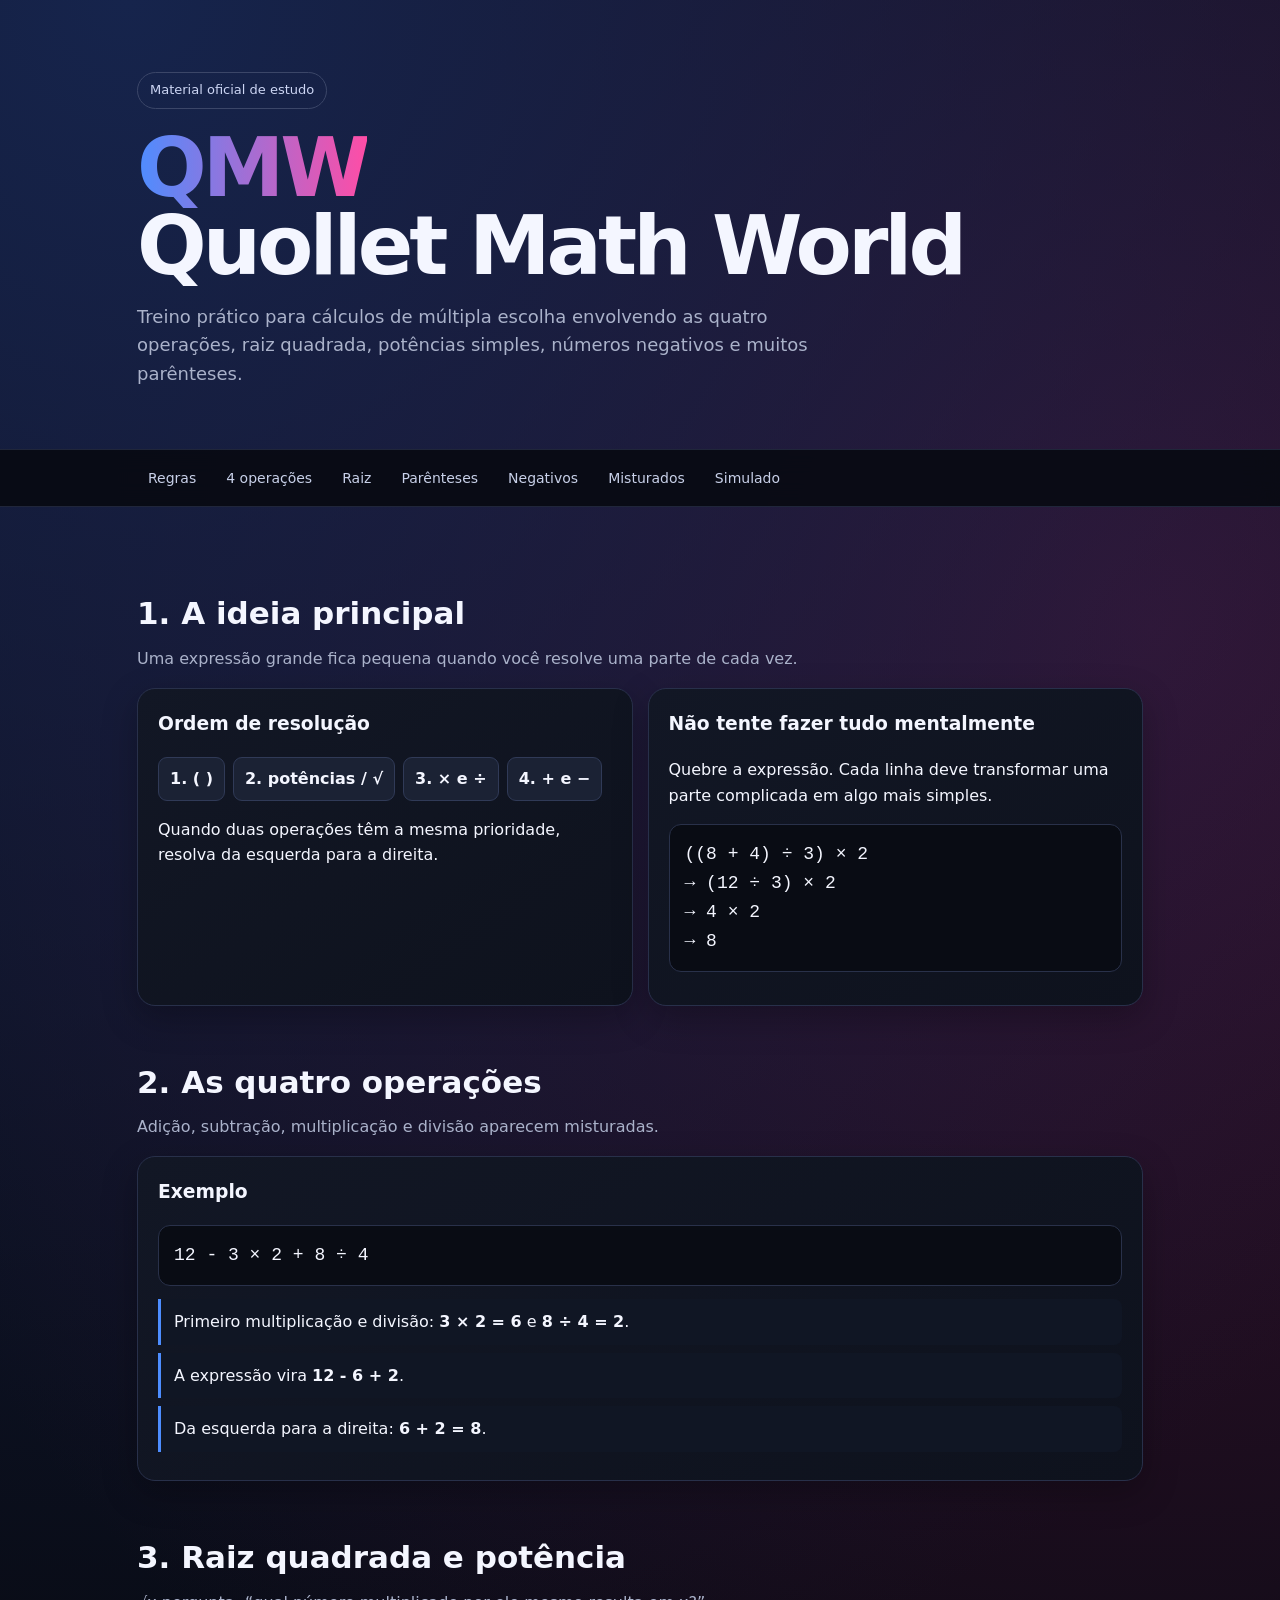
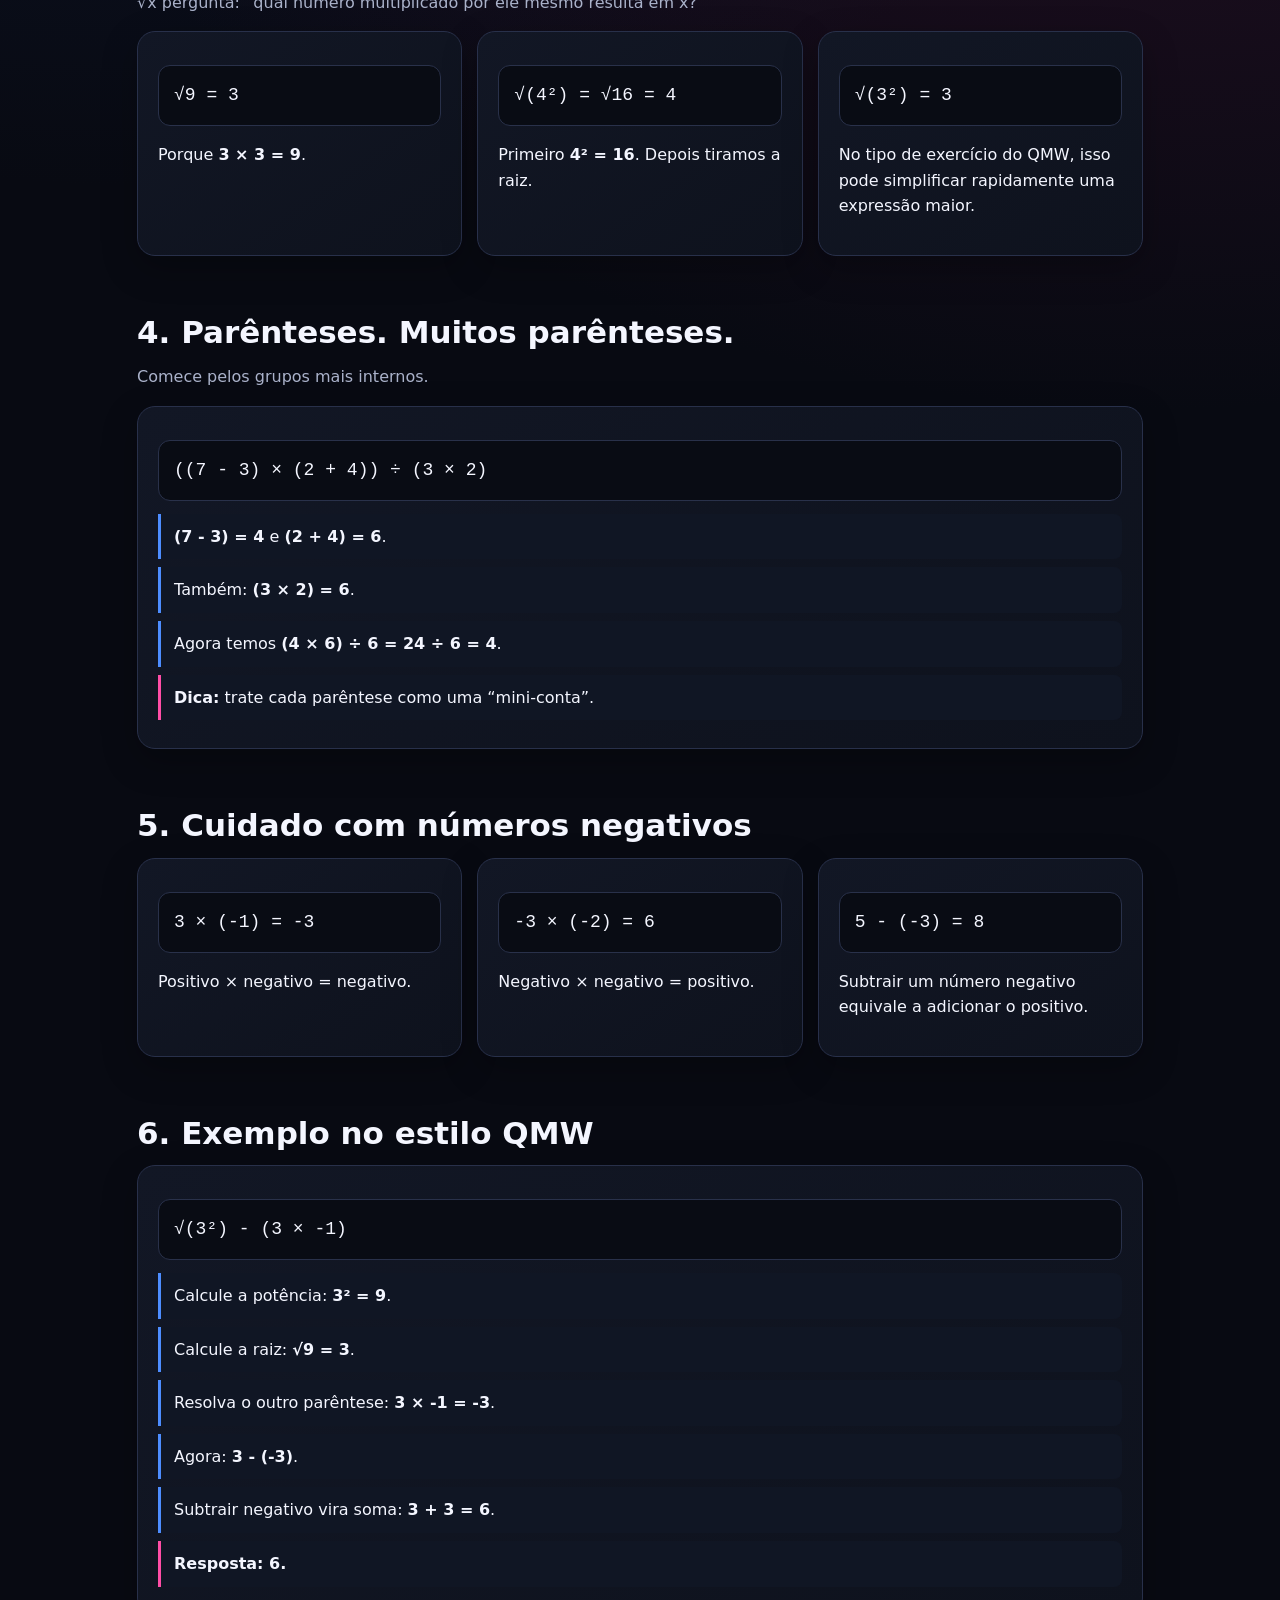
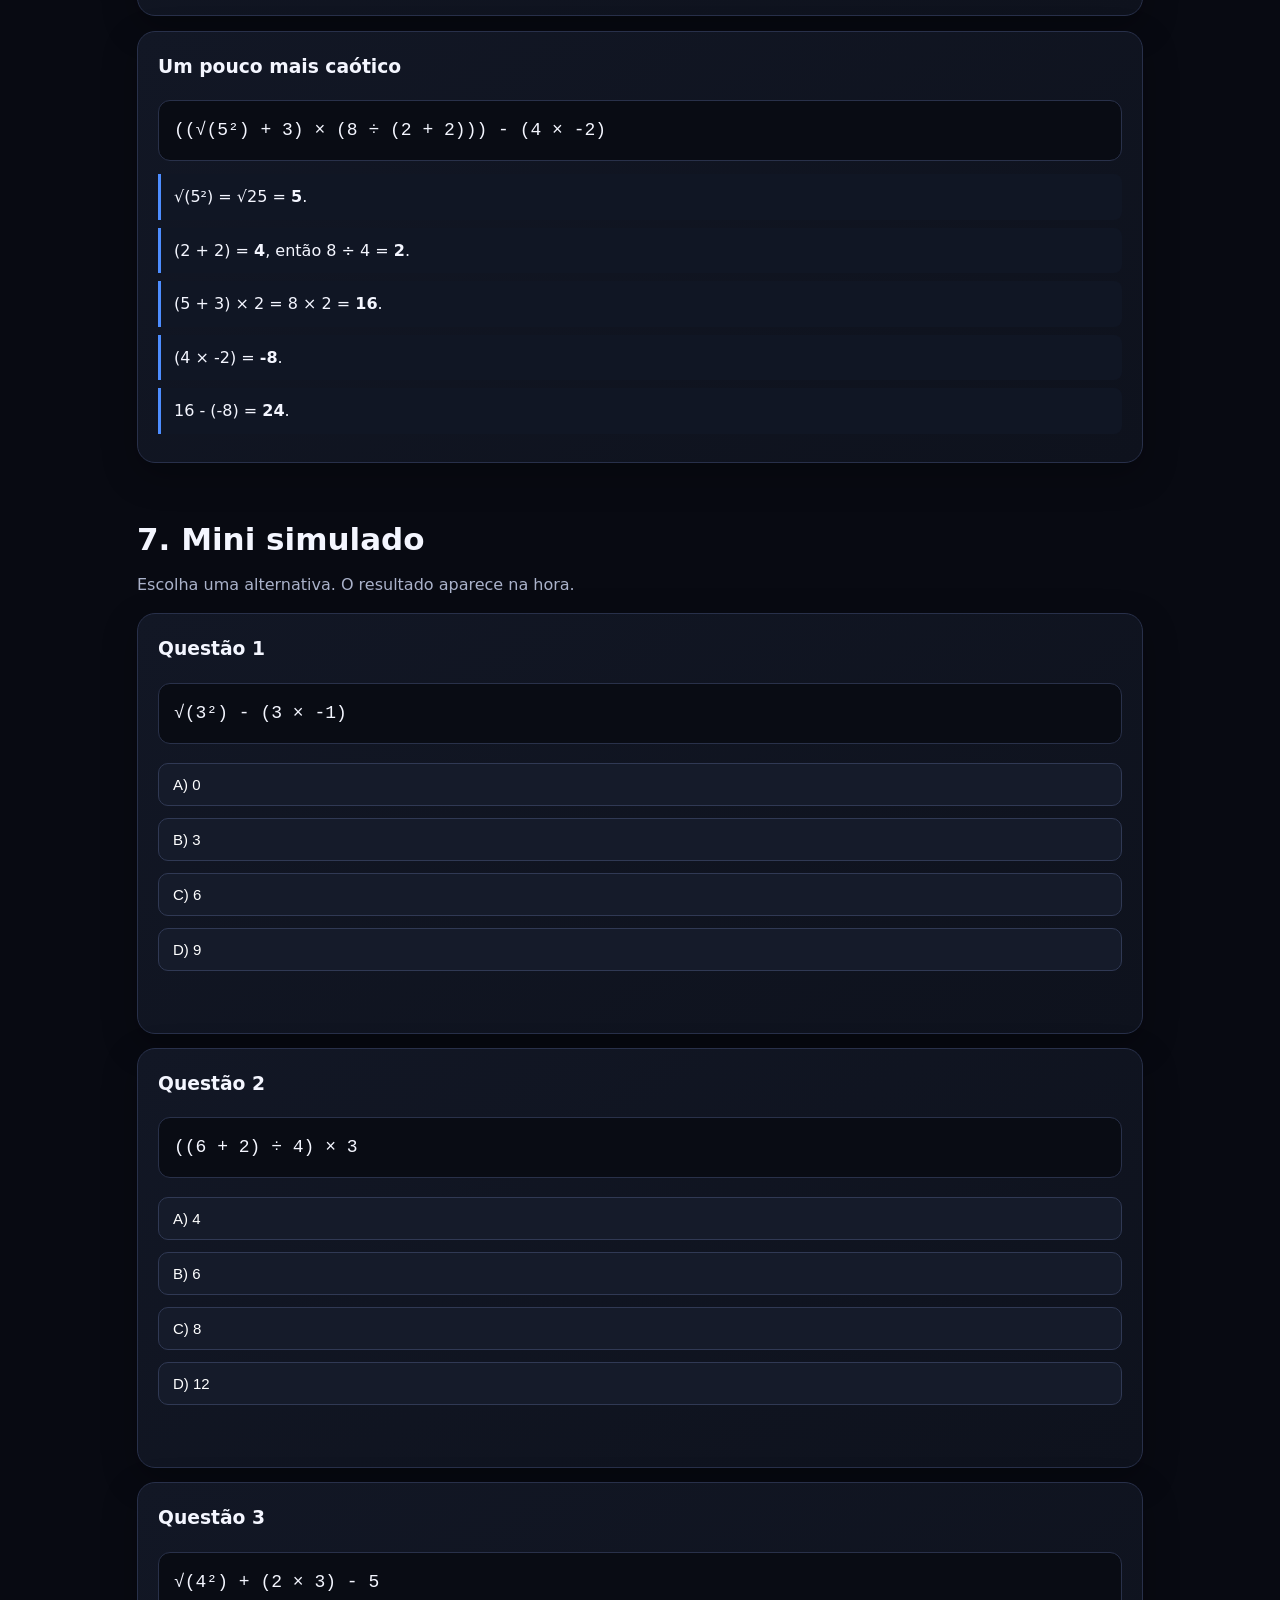
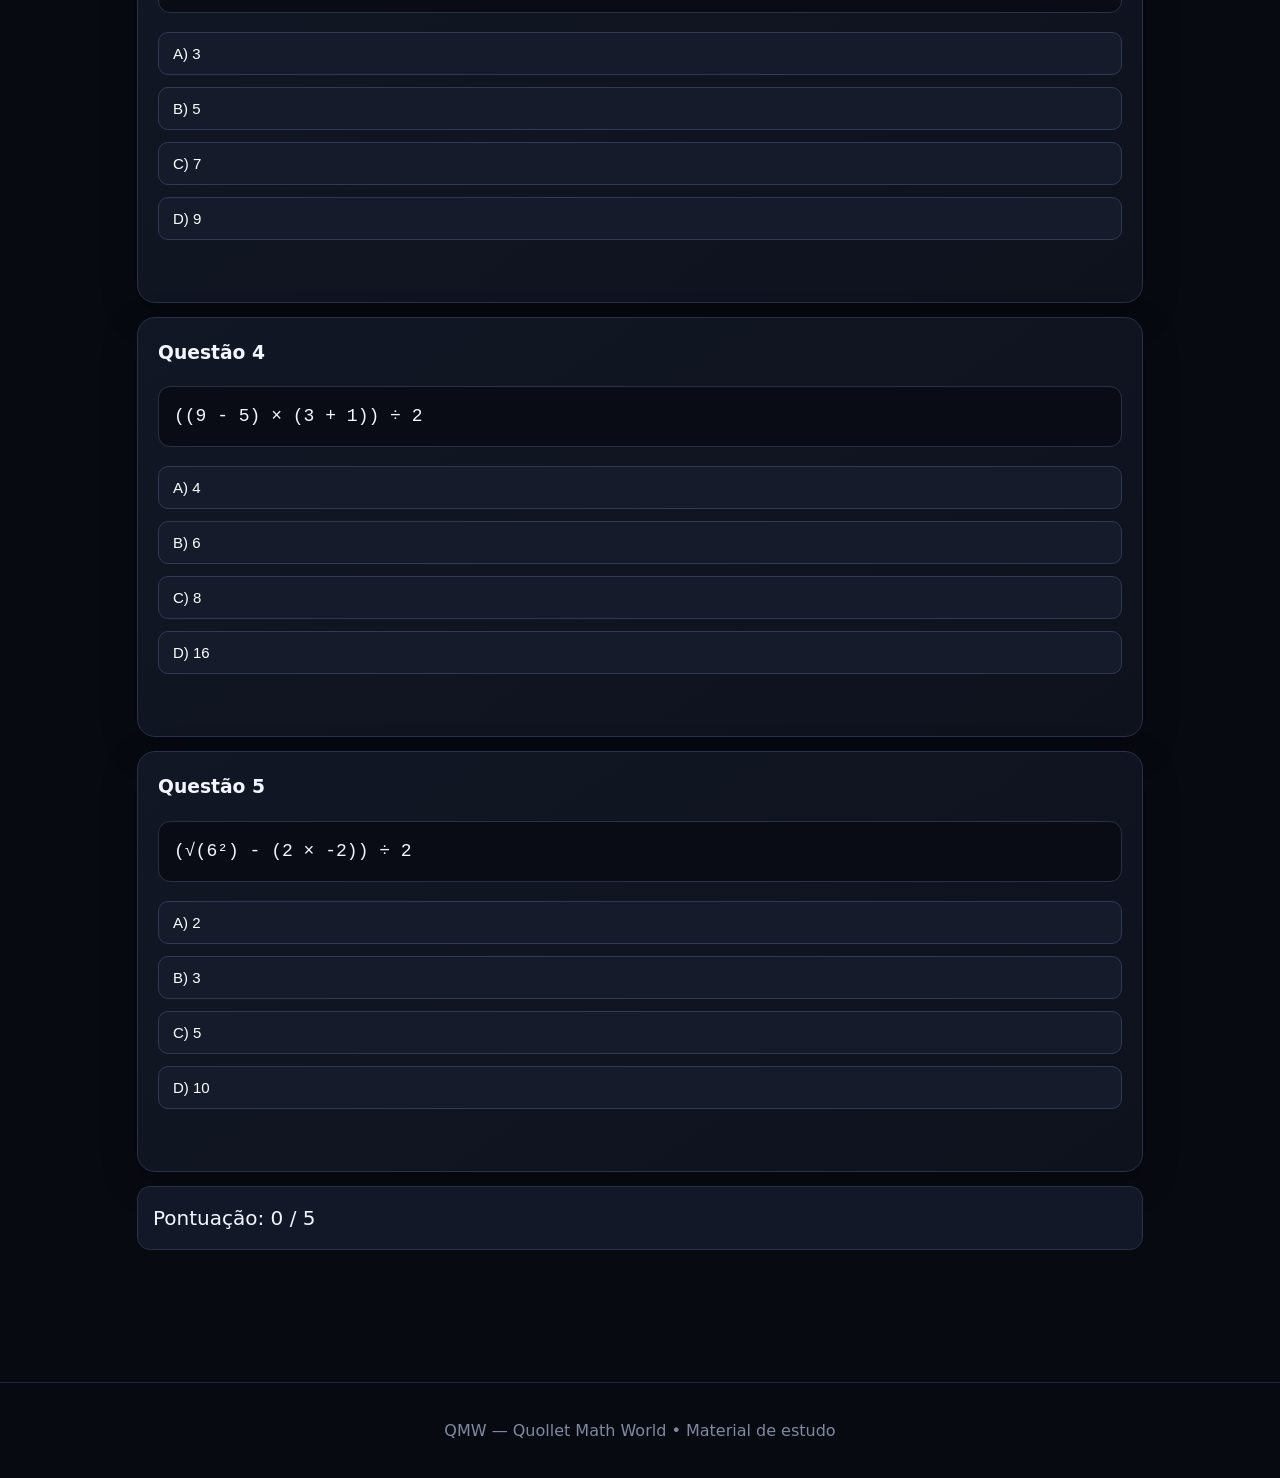
<file: qmw/materiais/index.html>
<!DOCTYPE html>
<html lang="pt-BR">
<head>
<meta charset="UTF-8">
<meta name="viewport" content="width=device-width, initial-scale=1.0">
<title>QMW — Materiais de Estudo | Quollet Math World</title>
<style>
  :root{
    --bg:#080a12; --card:#111522; --card2:#171c2c; --text:#f4f6ff;
    --muted:#aab2ca; --blue:#4d8dff; --pink:#ff4da6; --green:#49e6a2;
    --red:#ff5d70; --line:#28304a; --yellow:#ffd166;
  }
  *{box-sizing:border-box}
  html{scroll-behavior:smooth}
  body{
    margin:0;font-family:Inter,system-ui,-apple-system,Segoe UI,Roboto,Arial,sans-serif;
    color:var(--text);background:
      radial-gradient(circle at 10% 0%,#16244c 0,transparent 28%),
      radial-gradient(circle at 90% 10%,#3a1230 0,transparent 24%),var(--bg);
    line-height:1.6;
  }
  header{max-width:1050px;margin:auto;padding:72px 22px 42px}
  .tag{display:inline-block;padding:7px 12px;border:1px solid #3b4668;border-radius:999px;color:#cdd6f4;font-size:13px}
  h1{font-size:clamp(42px,8vw,82px);line-height:.95;margin:20px 0 14px;letter-spacing:-4px}
  h1 span{background:linear-gradient(90deg,var(--blue),var(--pink));-webkit-background-clip:text;color:transparent}
  .lead{font-size:18px;color:var(--muted);max-width:700px}
  nav{position:sticky;top:0;z-index:5;background:#080a12e8;backdrop-filter:blur(12px);border-block:1px solid #20263a}
  nav div{max-width:1050px;margin:auto;padding:10px 22px;display:flex;gap:8px;overflow:auto}
  nav a{color:#c8d0e8;text-decoration:none;white-space:nowrap;padding:7px 11px;border-radius:8px;font-size:14px}
  nav a:hover{background:#1a2031;color:white}
  main{max-width:1050px;margin:auto;padding:30px 22px 80px}
  section{margin:52px 0}
  h2{font-size:31px;margin-bottom:7px}
  h3{margin-top:0}
  .subtitle{color:var(--muted);margin-top:0}
  .grid{display:grid;grid-template-columns:repeat(auto-fit,minmax(270px,1fr));gap:15px}
  .card,.example,.quiz{
    background:linear-gradient(145deg,#121725,#0e121d);border:1px solid var(--line);
    border-radius:18px;padding:20px;box-shadow:0 12px 35px #0004
  }
  .math{
    font-family:"Cascadia Code",Consolas,monospace;background:#090c14;border:1px solid #29314a;
    padding:15px;border-radius:12px;font-size:18px;overflow:auto;margin:13px 0
  }
  .step{padding:10px 13px;border-left:3px solid var(--blue);background:#101624;margin:8px 0;border-radius:0 8px 8px 0}
  .tip{border-left-color:var(--pink)}
  .warning{border-left-color:var(--yellow)}
  code{color:#b9d0ff}
  .order{display:flex;flex-wrap:wrap;gap:8px;margin-top:12px}
  .order b{background:#1b2234;border:1px solid #303a57;padding:8px 11px;border-radius:9px}
  button{
    width:100%;text-align:left;border:1px solid #303954;background:#151b2a;color:white;
    padding:12px 14px;border-radius:10px;margin:6px 0;cursor:pointer;font-size:15px
  }
  button:hover{border-color:#648cff;background:#1a2235}
  button.correct{border-color:var(--green);background:#123126}
  button.wrong{border-color:var(--red);background:#351820}
  .result{min-height:28px;font-weight:700;margin-top:8px}
  .score{font-size:20px;padding:15px;border-radius:13px;background:#121827;border:1px solid var(--line)}
  footer{text-align:center;color:#7f899f;padding:35px 15px;border-top:1px solid #20263a}
  @media(max-width:600px){h1{letter-spacing:-2px}.grid{grid-template-columns:1fr}}
</style>
</head>
<body>
<header>
  <span class="tag">Material oficial de estudo</span>
  <h1><span>QMW</span><br>Quollet Math World</h1>
  <p class="lead">Treino prático para cálculos de múltipla escolha envolvendo as quatro operações, raiz quadrada, potências simples, números negativos e muitos parênteses.</p>
</header>

<nav><div>
  <a href="#regras">Regras</a><a href="#operacoes">4 operações</a><a href="#raiz">Raiz</a>
  <a href="#parenteses">Parênteses</a><a href="#negativos">Negativos</a><a href="#misturados">Misturados</a><a href="#simulado">Simulado</a>
</div></nav>

<main>
<section id="regras">
  <h2>1. A ideia principal</h2>
  <p class="subtitle">Uma expressão grande fica pequena quando você resolve uma parte de cada vez.</p>
  <div class="grid">
    <div class="card">
      <h3>Ordem de resolução</h3>
      <div class="order"><b>1. ( )</b><b>2. potências / √</b><b>3. × e ÷</b><b>4. + e −</b></div>
      <p>Quando duas operações têm a mesma prioridade, resolva da esquerda para a direita.</p>
    </div>
    <div class="card">
      <h3>Não tente fazer tudo mentalmente</h3>
      <p>Quebre a expressão. Cada linha deve transformar uma parte complicada em algo mais simples.</p>
      <div class="math">((8 + 4) ÷ 3) × 2<br>→ (12 ÷ 3) × 2<br>→ 4 × 2<br>→ 8</div>
    </div>
  </div>
</section>

<section id="operacoes">
  <h2>2. As quatro operações</h2>
  <p class="subtitle">Adição, subtração, multiplicação e divisão aparecem misturadas.</p>
  <div class="example">
    <h3>Exemplo</h3>
    <div class="math">12 - 3 × 2 + 8 ÷ 4</div>
    <div class="step">Primeiro multiplicação e divisão: <b>3 × 2 = 6</b> e <b>8 ÷ 4 = 2</b>.</div>
    <div class="step">A expressão vira <b>12 - 6 + 2</b>.</div>
    <div class="step">Da esquerda para a direita: <b>6 + 2 = 8</b>.</div>
  </div>
</section>

<section id="raiz">
  <h2>3. Raiz quadrada e potência</h2>
  <p class="subtitle">√x pergunta: “qual número multiplicado por ele mesmo resulta em x?”</p>
  <div class="grid">
    <div class="card"><div class="math">√9 = 3</div><p>Porque <b>3 × 3 = 9</b>.</p></div>
    <div class="card"><div class="math">√(4²) = √16 = 4</div><p>Primeiro <b>4² = 16</b>. Depois tiramos a raiz.</p></div>
    <div class="card"><div class="math">√(3²) = 3</div><p>No tipo de exercício do QMW, isso pode simplificar rapidamente uma expressão maior.</p></div>
  </div>
</section>

<section id="parenteses">
  <h2>4. Parênteses. Muitos parênteses.</h2>
  <p class="subtitle">Comece pelos grupos mais internos.</p>
  <div class="example">
    <div class="math">((7 - 3) × (2 + 4)) ÷ (3 × 2)</div>
    <div class="step"><b>(7 - 3) = 4</b> e <b>(2 + 4) = 6</b>.</div>
    <div class="step">Também: <b>(3 × 2) = 6</b>.</div>
    <div class="step">Agora temos <b>(4 × 6) ÷ 6 = 24 ÷ 6 = 4</b>.</div>
    <div class="step tip"><b>Dica:</b> trate cada parêntese como uma “mini-conta”.</div>
  </div>
</section>

<section id="negativos">
  <h2>5. Cuidado com números negativos</h2>
  <div class="grid">
    <div class="card"><div class="math">3 × (-1) = -3</div><p>Positivo × negativo = negativo.</p></div>
    <div class="card"><div class="math">-3 × (-2) = 6</div><p>Negativo × negativo = positivo.</p></div>
    <div class="card"><div class="math">5 - (-3) = 8</div><p>Subtrair um número negativo equivale a adicionar o positivo.</p></div>
  </div>
</section>

<section id="misturados">
  <h2>6. Exemplo no estilo QMW</h2>
  <div class="example">
    <div class="math">√(3²) - (3 × -1)</div>
    <div class="step">Calcule a potência: <b>3² = 9</b>.</div>
    <div class="step">Calcule a raiz: <b>√9 = 3</b>.</div>
    <div class="step">Resolva o outro parêntese: <b>3 × -1 = -3</b>.</div>
    <div class="step">Agora: <b>3 - (-3)</b>.</div>
    <div class="step">Subtrair negativo vira soma: <b>3 + 3 = 6</b>.</div>
    <div class="step tip"><b>Resposta: 6.</b></div>
  </div>

  <div class="example" style="margin-top:15px">
    <h3>Um pouco mais caótico</h3>
    <div class="math">((√(5²) + 3) × (8 ÷ (2 + 2))) - (4 × -2)</div>
    <div class="step">√(5²) = √25 = <b>5</b>.</div>
    <div class="step">(2 + 2) = <b>4</b>, então 8 ÷ 4 = <b>2</b>.</div>
    <div class="step">(5 + 3) × 2 = 8 × 2 = <b>16</b>.</div>
    <div class="step">(4 × -2) = <b>-8</b>.</div>
    <div class="step">16 - (-8) = <b>24</b>.</div>
  </div>
</section>

<section id="simulado">
  <h2>7. Mini simulado</h2>
  <p class="subtitle">Escolha uma alternativa. O resultado aparece na hora.</p>
  <div id="quiz"></div>
  <div class="score" id="score">Pontuação: 0 / 5</div>
</section>
</main>

<footer>QMW — Quollet Math World • Material de estudo</footer>

<script>
const questions = [
  {q:"√(3²) - (3 × -1)", a:["0","3","6","9"], correct:2, exp:"√9 = 3; 3×(-1) = -3; então 3 - (-3) = 6."},
  {q:"((6 + 2) ÷ 4) × 3", a:["4","6","8","12"], correct:1, exp:"6+2=8; 8÷4=2; 2×3=6."},
  {q:"√(4²) + (2 × 3) - 5", a:["3","5","7","9"], correct:1, exp:"√16=4; 2×3=6; 4+6-5=5."},
  {q:"((9 - 5) × (3 + 1)) ÷ 2", a:["4","6","8","16"], correct:2, exp:"9-5=4; 3+1=4; 4×4=16; 16÷2=8."},
  {q:"(√(6²) - (2 × -2)) ÷ 2", a:["2","3","5","10"], correct:2, exp:"√36=6; 2×(-2)=-4; 6-(-4)=10; 10÷2=5."}
];

let points=0, answered=Array(questions.length).fill(false);
const root=document.getElementById("quiz");

questions.forEach((x,i)=>{
  const box=document.createElement("div");
  box.className="quiz";
  box.style.marginBottom="14px";
  box.innerHTML=`<h3>Questão ${i+1}</h3><div class="math">${x.q}</div><div class="answers"></div><div class="result"></div>`;
  const answers=box.querySelector(".answers");
  x.a.forEach((choice,j)=>{
    const b=document.createElement("button");
    b.textContent=`${"ABCD"[j]}) ${choice}`;
    b.onclick=()=>{
      if(answered[i]) return;
      answered[i]=true;
      const buttons=[...answers.children];
      buttons[x.correct].classList.add("correct");
      if(j===x.correct){
        points++;
        box.querySelector(".result").textContent="✓ Correto! "+x.exp;
        box.querySelector(".result").style.color="var(--green)";
      } else {
        b.classList.add("wrong");
        box.querySelector(".result").textContent="✗ Não. "+x.exp;
        box.querySelector(".result").style.color="var(--red)";
      }
      document.getElementById("score").textContent=`Pontuação: ${points} / 5`;
    };
    answers.appendChild(b);
  });
  root.appendChild(box);
});
</script>
</body>
</html>
</file>
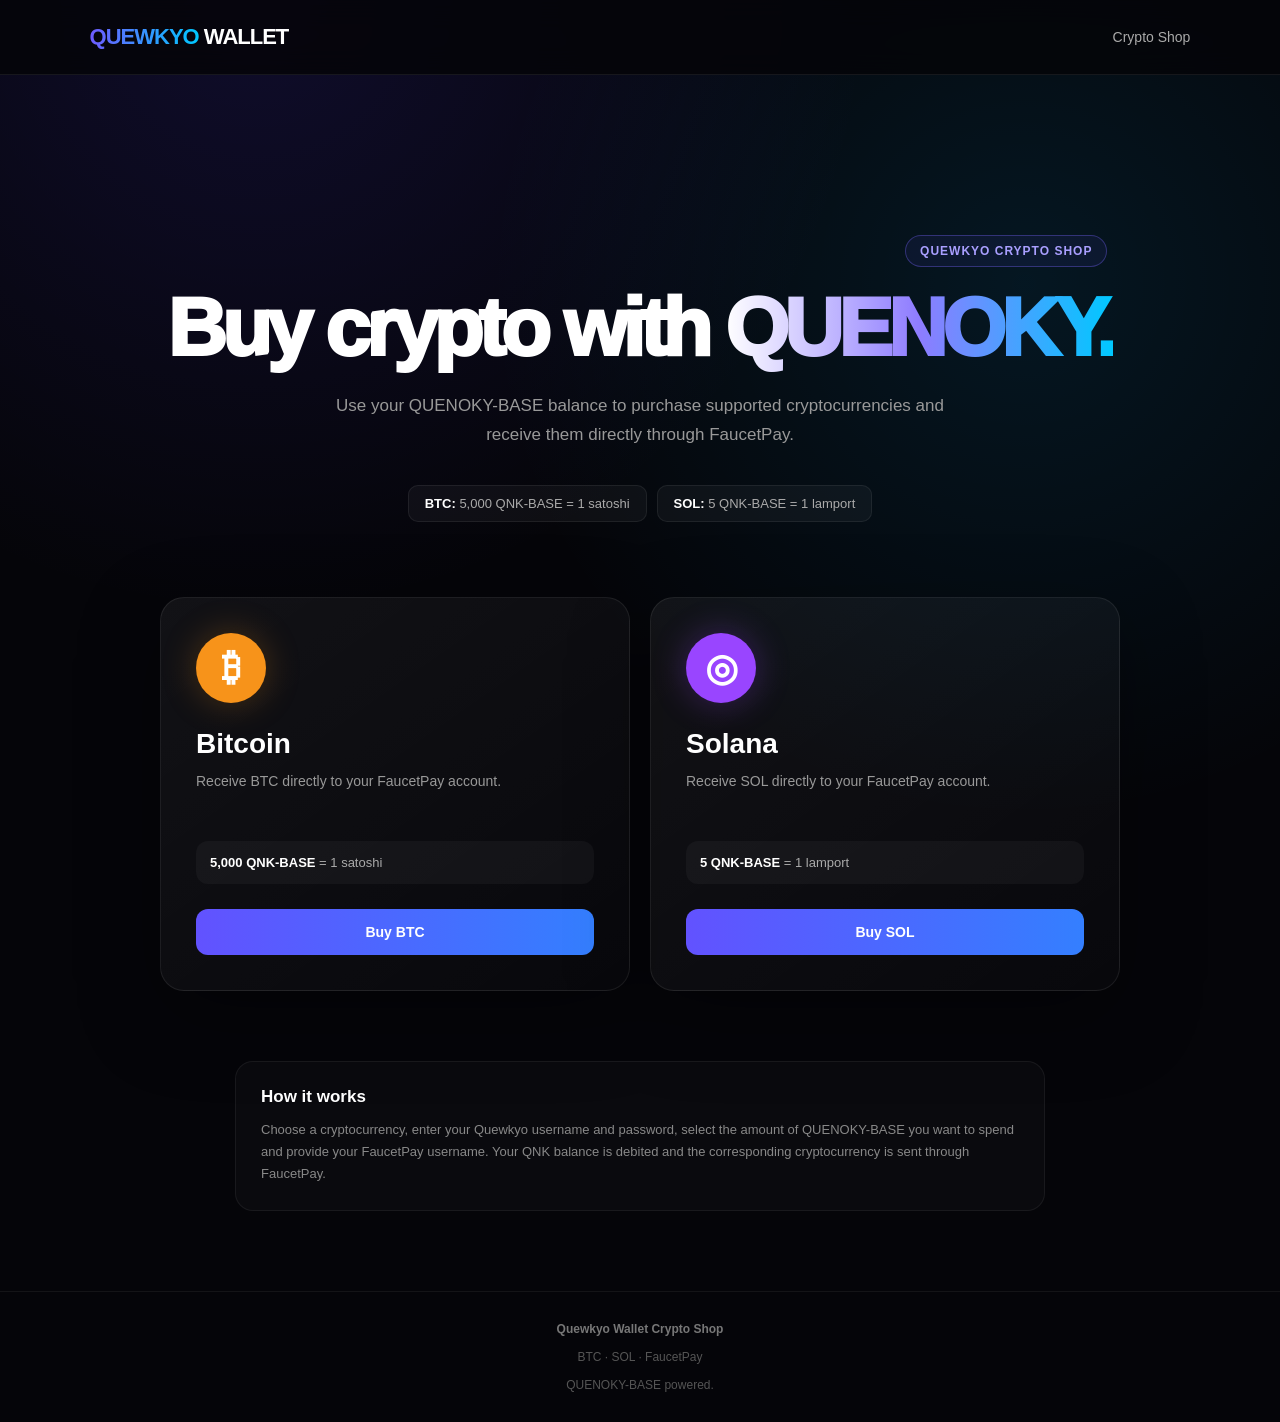
<file: shop/crypto/index.html>
<!DOCTYPE html>
<html lang="en">
<head>
  <meta charset="UTF-8">
  <meta name="viewport" content="width=device-width, initial-scale=1.0">

  <title>Quewkyo Wallet Crypto Shop</title>

  <style>
    * {
      box-sizing: border-box;
      margin: 0;
      padding: 0;
    }

    body {
      font-family: Arial, Helvetica, sans-serif;
      background:
        radial-gradient(circle at 20% 0%, rgba(80,60,255,.14), transparent 35%),
        radial-gradient(circle at 80% 20%, rgba(0,180,255,.10), transparent 35%),
        #050509;
      color: #fff;
      min-height: 100vh;
    }

    header {
      width: 100%;
      padding: 24px 7%;
      border-bottom: 1px solid rgba(255,255,255,.07);
      background: rgba(5,5,9,.85);
      backdrop-filter: blur(14px);
      position: sticky;
      top: 0;
      z-index: 10;
    }

    .nav {
      max-width: 1200px;
      margin: auto;
      display: flex;
      align-items: center;
      justify-content: space-between;
    }

    .logo {
      font-size: 22px;
      font-weight: 900;
      letter-spacing: -1px;
    }

    .logo span {
      background: linear-gradient(90deg,#6f5cff,#00c8ff);
      -webkit-background-clip: text;
      -webkit-text-fill-color: transparent;
    }

    .nav a {
      color: #aaa;
      text-decoration: none;
      font-size: 14px;
    }

    .hero {
      max-width: 1100px;
      margin: auto;
      padding: 90px 20px 55px;
      text-align: center;
    }

    .hero-badge {
      display: inline-block;
      padding: 8px 14px;
      border: 1px solid rgba(120,100,255,.35);
      background: rgba(100,80,255,.08);
      border-radius: 999px;
      color: #a99fff;
      font-size: 12px;
      font-weight: bold;
      letter-spacing: 1px;
      margin-bottom: 22px;
    }

    .hero h1 {
      font-size: clamp(42px,8vw,82px);
      line-height: .95;
      letter-spacing: -5px;
      font-weight: 950;
      margin-bottom: 25px;
    }

    .gradient-text {
      background: linear-gradient(90deg,#fff,#8e7cff,#00c8ff);
      -webkit-background-clip: text;
      -webkit-text-fill-color: transparent;
    }

    .hero p {
      max-width: 650px;
      margin: auto;
      color: #999;
      font-size: 17px;
      line-height: 1.7;
    }

    .rates {
      max-width: 850px;
      margin: 35px auto 0;
      display: flex;
      justify-content: center;
      flex-wrap: wrap;
      gap: 10px;
    }

    .rate {
      padding: 10px 16px;
      border-radius: 10px;
      background: rgba(255,255,255,.04);
      border: 1px solid rgba(255,255,255,.07);
      color: #aaa;
      font-size: 13px;
    }

    .rate strong {
      color: #fff;
    }

    .products {
      max-width: 1000px;
      margin: 20px auto 70px;
      padding: 0 20px;
      display: grid;
      grid-template-columns: repeat(2,minmax(0,1fr));
      gap: 20px;
    }

    .product {
      position: relative;
      overflow: hidden;
      padding: 35px;
      border-radius: 24px;
      background: linear-gradient(
        145deg,
        rgba(255,255,255,.055),
        rgba(255,255,255,.015)
      );
      border: 1px solid rgba(255,255,255,.08);
      box-shadow: 0 25px 80px rgba(0,0,0,.35);
      transition: .25s;
    }

    .product:hover {
      transform: translateY(-5px);
      border-color: rgba(130,110,255,.35);
    }

    .coin-icon {
      width: 70px;
      height: 70px;
      border-radius: 50%;
      display: flex;
      align-items: center;
      justify-content: center;
      font-size: 38px;
      font-weight: 900;
      margin-bottom: 25px;
      background: #f7931a;
      box-shadow: 0 0 35px rgba(247,147,26,.25);
    }

    .coin-icon.sol {
      background: #9945ff;
      box-shadow: 0 0 35px rgba(153,69,255,.30);
    }

    .product h2 {
      font-size: 28px;
      margin-bottom: 10px;
    }

    .product p {
      color: #999;
      line-height: 1.6;
      font-size: 14px;
      min-height: 46px;
    }

    .product-rate {
      margin: 25px 0;
      padding: 14px;
      background: rgba(255,255,255,.035);
      border-radius: 12px;
      color: #aaa;
      font-size: 13px;
    }

    .product-rate strong {
      color: #fff;
    }

    .buy-btn,
    #confirmButton {
      width: 100%;
      border: 0;
      padding: 15px;
      border-radius: 12px;
      color: #fff;
      background: linear-gradient(90deg,#6252ff,#347fff);
      font-size: 14px;
      font-weight: 800;
      cursor: pointer;
      transition: .2s;
    }

    .buy-btn:hover,
    #confirmButton:hover {
      opacity: .9;
      transform: translateY(-1px);
    }

    .buy-box {
      display: none;
      max-width: 620px;
      margin: 0 auto 90px;
      padding: 35px;
      border-radius: 24px;
      background: linear-gradient(
        145deg,
        rgba(255,255,255,.055),
        rgba(255,255,255,.015)
      );
      border: 1px solid rgba(255,255,255,.09);
      box-shadow: 0 30px 100px rgba(0,0,0,.4);
    }

    .buy-box h2 {
      font-size: 30px;
      margin-bottom: 7px;
    }

    .selected {
      color: #8f84ff;
      font-weight: 800;
      margin-bottom: 28px;
      font-size: 13px;
    }

    .field {
      margin-bottom: 18px;
    }

    .field label {
      display: block;
      color: #aaa;
      font-size: 12px;
      font-weight: bold;
      margin-bottom: 8px;
    }

    .field input {
      width: 100%;
      padding: 14px 15px;
      border-radius: 11px;
      border: 1px solid rgba(255,255,255,.08);
      background: rgba(0,0,0,.35);
      color: #fff;
      outline: none;
      font-size: 14px;
    }

    .field input:focus {
      border-color: #7164ff;
      box-shadow: 0 0 0 3px rgba(113,100,255,.10);
    }

    .preview {
      margin: 22px 0;
      padding: 18px;
      border-radius: 13px;
      background: rgba(80,70,255,.07);
      border: 1px solid rgba(110,95,255,.15);
    }

    .preview-title {
      color: #888;
      font-size: 11px;
      text-transform: uppercase;
      letter-spacing: 1px;
      margin-bottom: 7px;
    }

    #receiveAmount {
      font-size: 20px;
      font-weight: 900;
      word-break: break-word;
    }

    #status {
      min-height: 22px;
      margin-top: 17px;
      text-align: center;
      color: #999;
      font-size: 13px;
      line-height: 1.5;
    }

    .info {
      max-width: 850px;
      margin: 0 auto 80px;
      padding: 0 20px;
    }

    .info-box {
      padding: 25px;
      border-radius: 18px;
      background: rgba(255,255,255,.025);
      border: 1px solid rgba(255,255,255,.06);
    }

    .info-box h3 {
      margin-bottom: 12px;
      font-size: 17px;
    }

    .info-box p {
      color: #888;
      font-size: 13px;
      line-height: 1.7;
    }

    footer {
      border-top: 1px solid rgba(255,255,255,.06);
      padding: 30px 20px;
      text-align: center;
      color: #555;
      font-size: 12px;
    }

    footer strong {
      color: #777;
    }

    @media(max-width:720px) {
      .products {
        grid-template-columns: 1fr;
      }

      .hero {
        padding-top: 60px;
      }

      .hero h1 {
        letter-spacing: -3px;
      }

      .buy-box {
        margin-left: 20px;
        margin-right: 20px;
        padding: 25px;
      }

      .product {
        padding: 28px;
      }
    }
  </style>
</head>

<body>

<header>
  <div class="nav">
    <div class="logo">
      <span>QUEWKYO</span> WALLET
    </div>

    <a href="#">
      Crypto Shop
    </a>
  </div>
</header>

<main>

<section class="hero">
	<iframe src="https://creator.faucetpay.io/media/html5/index.html?c=faucets&amp;lang=en&amp;ref=10112476" width="728" height="90" title="FaucetPay" loading="lazy" scrolling="no" frameborder="0" style="border:0;overflow:hidden;max-width:100%"></iframe>
  <div class="hero-badge">
    QUEWKYO CRYPTO SHOP
  </div>

  <h1>
    Buy crypto with
    <span class="gradient-text">QUENOKY.</span>
  </h1>

  <p>
    Use your QUENOKY-BASE balance to purchase
    supported cryptocurrencies and receive them
    directly through FaucetPay.
  </p>

  <div class="rates">

    <div class="rate">
      <strong>BTC:</strong>
      5,000 QNK-BASE = 1 satoshi
    </div>

    <div class="rate">
      <strong>SOL:</strong>
      5 QNK-BASE = 1 lamport
    </div>

  </div>

</section>

<section class="products">

  <div class="product">

    <div class="coin-icon">₿</div>

    <h2>Bitcoin</h2>

    <p>
      Receive BTC directly to your FaucetPay account.
    </p>

    <div class="product-rate">
      <strong>5,000 QNK-BASE</strong> = 1 satoshi
    </div>

    <button
      class="buy-btn"
      onclick="openBuy('BTC')">
      Buy BTC
    </button>

  </div>

  <div class="product">

    <div class="coin-icon sol">◎</div>

    <h2>Solana</h2>

    <p>
      Receive SOL directly to your FaucetPay account.
    </p>

    <div class="product-rate">
      <strong>5 QNK-BASE</strong> = 1 lamport
    </div>

    <button
      class="buy-btn"
      onclick="openBuy('SOL')">
      Buy SOL
    </button>

  </div>

</section>

<section class="buy-box" id="buyBox">

  <h2>Purchase</h2>

  <div class="selected">
    Selected:
    <span id="selectedCoin">—</span>
  </div>

  <div class="field">

    <label for="username">
      QUEWKYO USERNAME
    </label>

    <input
      type="text"
      id="username"
      placeholder="Enter your Quewkyo username"
      autocomplete="username"
    >

  </div>

  <div class="field">

    <label for="password">
      PASSWORD
    </label>

    <input
      type="password"
      id="password"
      placeholder="Enter your password"
      autocomplete="current-password"
    >

  </div>

  <div class="field">

    <label for="qnkAmount">
      QUENOKY-BASE AMOUNT
    </label>

    <input
      type="text"
      id="qnkAmount"
      placeholder="Example: 5000"
      inputmode="numeric"
      autocomplete="off"
    >

  </div>

  <div class="field">

    <label for="faucetpayUsername">
      FAUCETPAY USERNAME
    </label>

    <input
      type="text"
      id="faucetpayUsername"
      placeholder="Enter your FaucetPay username"
      autocomplete="off"
    >

  </div>

  <div class="preview">

    <div class="preview-title">
      You will receive
    </div>

    <div id="receiveAmount">
      0
    </div>

  </div>

  <button
    id="confirmButton"
    onclick="buyCrypto()">
    Confirm Purchase
  </button>

  <div id="status"></div>

</section>

<section class="info">

  <div class="info-box">

    <h3>How it works</h3>

    <p>
      Choose a cryptocurrency, enter your Quewkyo
      username and password, select the amount of
      QUENOKY-BASE you want to spend and provide
      your FaucetPay username. Your QNK balance is
      debited and the corresponding cryptocurrency
      is sent through FaucetPay.
    </p>

  </div>

</section>

</main>

<footer>

  <strong>Quewkyo Wallet Crypto Shop</strong>

  <br><br>

  BTC · SOL · FaucetPay

  <br><br>

  QUENOKY-BASE powered.

</footer>

<script>

const BTC_FUNCTION_URL =
  "https://cjccmeaosxnauhzeleuj.supabase.co/functions/v1/qnktopepe";

const SOL_FUNCTION_URL =
  "https://cjccmeaosxnauhzeleuj.supabase.co/functions/v1/qnk-to-sol";

const QNK_PER_SATOSHI = 5000n;
const QNK_PER_LAMPORT = 5n;

let selectedCoin = null;
let purchasing = false;

function openBuy(coin) {

  selectedCoin = coin;

  document.getElementById("selectedCoin").textContent = coin;

  const buyBox = document.getElementById("buyBox");

  buyBox.style.display = "block";

  updatePreview();

  buyBox.scrollIntoView({
    behavior: "smooth",
    block: "center"
  });
}

function updatePreview() {

  const input =
    document.getElementById("qnkAmount");

  const receive =
    document.getElementById("receiveAmount");

  const value =
    input.value.trim();

  if (!value || !/^\d+$/.test(value)) {
    receive.textContent = "0";
    return;
  }

  try {

    const qnk = BigInt(value);

    if (qnk <= 0n) {
      receive.textContent = "0";
      return;
    }

    if (selectedCoin === "BTC") {

      const satoshis =
        qnk / QNK_PER_SATOSHI;

      const btc =
        Number(satoshis) / 100000000;

      receive.textContent =
        `${satoshis} satoshis (${btc} BTC)`;

      return;
    }

    if (selectedCoin === "SOL") {

      const lamports =
        qnk / QNK_PER_LAMPORT;

      if (lamports <= 0n) {
        receive.textContent =
          "Minimum: 5 QNK-BASE";
        return;
      }

      const sol =
        Number(lamports) / 1000000000;

      receive.textContent =
        `${lamports} lamports (${sol} SOL)`;

      return;
    }

    receive.textContent = "0";

  } catch {

    receive.textContent = "0";

  }
}

async function buyCrypto() {

  if (purchasing)
    return;

  const username =
    document
      .getElementById("username")
      .value
      .trim();

  const senha =
    document
      .getElementById("password")
      .value;

  const qnkInput =
    document
      .getElementById("qnkAmount")
      .value
      .trim();

  const faucetpayUsername =
    document
      .getElementById("faucetpayUsername")
      .value
      .trim();

  const status =
    document.getElementById("status");

  if (!selectedCoin) {
    status.textContent =
      "Select a cryptocurrency.";
    return;
  }

  if (!username) {
    status.textContent =
      "Enter your Quewkyo username.";
    return;
  }

  if (!senha) {
    status.textContent =
      "Enter your password.";
    return;
  }

  if (!/^\d+$/.test(qnkInput)) {
    status.textContent =
      "Enter a valid QUENOKY-BASE amount.";
    return;
  }

  if (!faucetpayUsername) {
    status.textContent =
      "Enter your FaucetPay username.";
    return;
  }

  let qnkAmount;

  try {
    qnkAmount = BigInt(qnkInput);
  } catch {
    status.textContent =
      "Invalid QNK amount.";
    return;
  }

  if (qnkAmount <= 0n) {
    status.textContent =
      "QNK amount must be greater than zero.";
    return;
  }

  let functionUrl;
  let payload;

  if (selectedCoin === "BTC") {

    const satoshis =
      qnkAmount / QNK_PER_SATOSHI;

    if (satoshis <= 0n) {
      status.textContent =
        "Minimum: 5,000 QNK-BASE.";
      return;
    }

    const qnkUsed =
      satoshis * QNK_PER_SATOSHI;

    functionUrl = BTC_FUNCTION_URL;

    payload = {
      username: username,
      senha: senha,
      qnk_amount: qnkUsed.toString(),
      faucetpay_username: faucetpayUsername
    };
  }

  else if (selectedCoin === "SOL") {

    const lamports =
      qnkAmount / QNK_PER_LAMPORT;

    if (lamports <= 0n) {
      status.textContent =
        "Minimum: 5 QNK-BASE.";
      return;
    }

    const qnkUsed =
      lamports * QNK_PER_LAMPORT;

    functionUrl = SOL_FUNCTION_URL;

    payload = {
      username: username,
      senha: senha,
      qnk_amount: qnkUsed.toString(),
      faucetpay_username: faucetpayUsername
    };
  }

  else {
    status.textContent =
      "Unsupported cryptocurrency.";
    return;
  }

  purchasing = true;

  const button =
    document.getElementById("confirmButton");

  button.disabled = true;
  button.textContent = "Processing...";

  status.textContent =
    "Processing your purchase...";

  try {

    const response =
      await fetch(
        functionUrl,
        {
          method: "POST",

          headers: {
            "Content-Type": "application/json"
          },

          body: JSON.stringify(payload)
        }
      );

    const raw =
      await response.text();

    let data;

    try {
      data = JSON.parse(raw);
    } catch {
      throw new Error(
        `Server returned invalid response (${response.status})`
      );
    }

	console.log("QNK INPUT:", qnkInput);
console.log("QNK AMOUNT:", qnkAmount.toString());
console.log("PAYLOAD:", payload);
    console.log("Shop response:", data);

    if (!response.ok || data.success !== true) {

      throw new Error(
        data.error ||
        data.message ||
        "Purchase failed."
      );
    }

    if (selectedCoin === "BTC") {

      status.textContent =
        `Success! ${data.satoshis} satoshis sent to FaucetPay.`;
    }

    if (selectedCoin === "SOL") {

      status.textContent =
        `Success! ${data.lamports} lamports (${data.sol} SOL) sent to FaucetPay.`;
    }

    document.getElementById("qnkAmount").value = "";

    updatePreview();

  } catch (error) {

    console.error("Purchase error:", error);

    status.textContent =
      error.message ||
      "Something went wrong.";

  } finally {

    purchasing = false;

    button.disabled = false;
    button.textContent = "Confirm Purchase";
  }
}

document.addEventListener(
  "DOMContentLoaded",
  () => {

    const qnkInput =
      document.getElementById("qnkAmount");

    qnkInput.addEventListener(
      "input",
      updatePreview
    );

  }
);

</script>

</body>
</html>
</file>
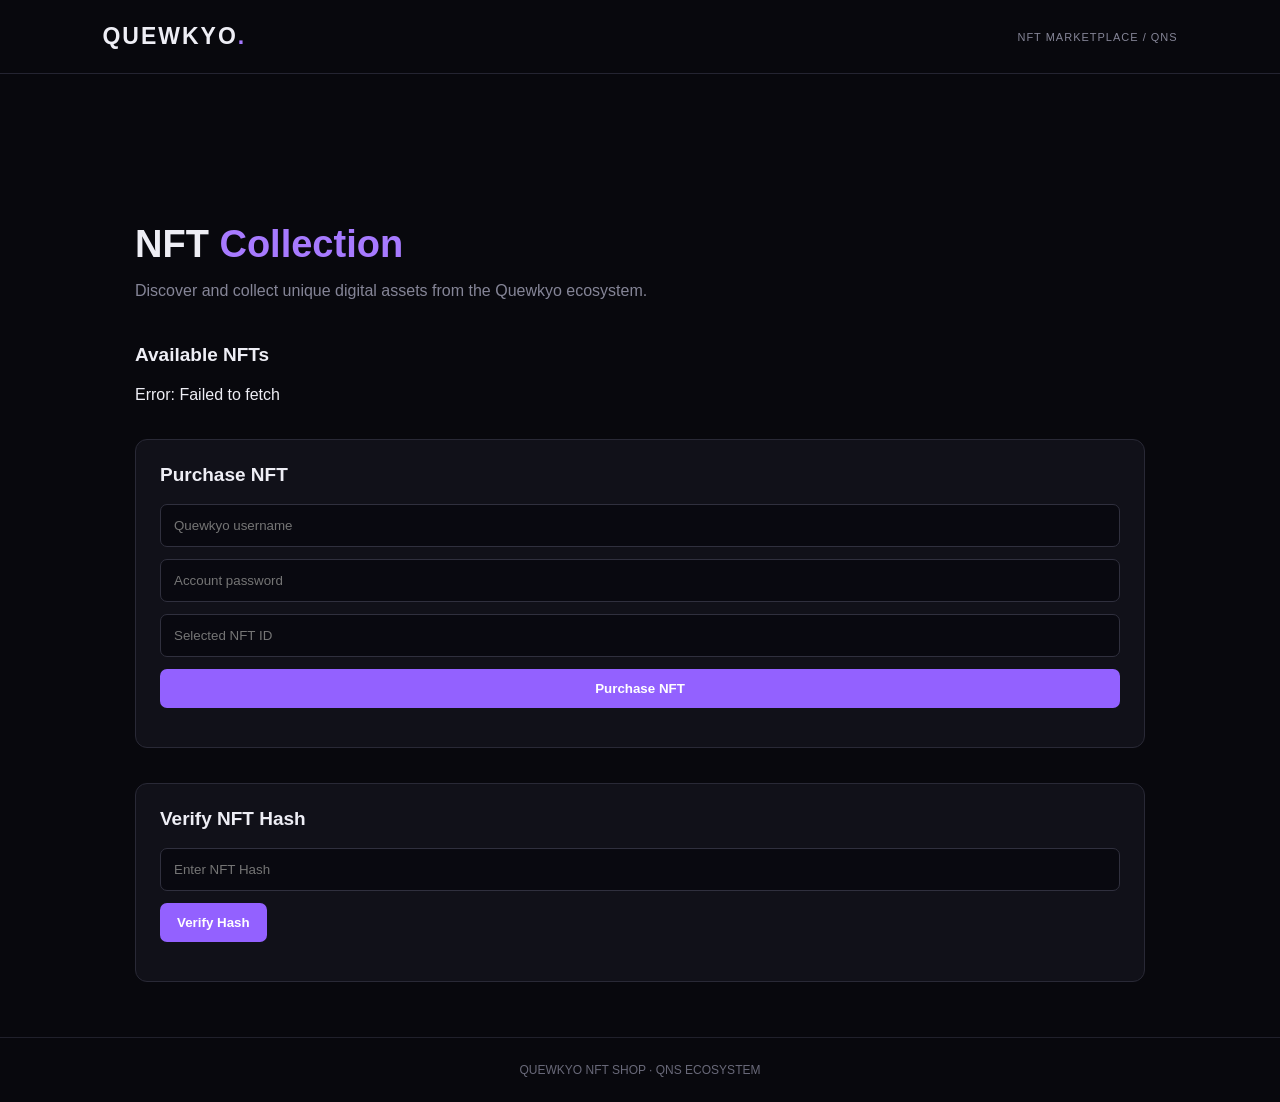
<file: shop/nft/index.html>
<!DOCTYPE html>
<html lang="en">
<head>
<meta charset="UTF-8">
<meta name="viewport" content="width=device-width, initial-scale=1.0">
<meta name="theme-color" content="#08080d">
<title>Quewkyo NFT Shop</title>

<style>
* {
  margin: 0;
  padding: 0;
  box-sizing: border-box;
}

body {
  background: #08080d;
  color: #eeeef5;
  font-family: Arial, sans-serif;
  min-height: 100vh;
}

header {
  padding: 23px 8%;
  border-bottom: 1px solid #242431;
  display: flex;
  justify-content: space-between;
  align-items: center;
}

.logo {
  font-size: 23px;
  font-weight: 900;
  letter-spacing: 2px;
}

.logo span {
  color: #a77aff;
}

.status {
  font-size: 11px;
  color: #858597;
  letter-spacing: 1px;
}

main {
  max-width: 1050px;
  margin: auto;
  padding: 55px 20px;
}

.hero {
  margin-bottom: 40px;
}

.hero h1 {
  font-size: 38px;
  margin-bottom: 12px;
}

.hero h1 span {
  color: #a77aff;
}

.hero p {
  color: #858597;
  line-height: 1.6;
}

.section-title {
  font-size: 19px;
  margin-bottom: 20px;
}

.grid {
  display: grid;
  grid-template-columns: repeat(auto-fit, minmax(230px, 1fr));
  gap: 20px;
}

.nft {
  background: #111119;
  border: 1px solid #292936;
  border-radius: 13px;
  padding: 20px;
  transition: .2s;
}

.nft:hover {
  border-color: #9665ff;
  transform: translateY(-3px);
}

.nft-art {
  height: 160px;
  background: linear-gradient(135deg, #21133c, #11111c, #34205b);
  border-radius: 9px;
  display: flex;
  align-items: center;
  justify-content: center;
  font-size: 55px;
  margin-bottom: 20px;
}

.nft h3 {
  font-size: 18px;
  margin-bottom: 8px;
}

.nft .id {
  color: #77778a;
  font-size: 12px;
  margin-bottom: 20px;
}

.price {
  color: #b18bff;
  font-size: 20px;
  font-weight: bold;
  margin-bottom: 17px;
}

button {
  background: #9361ff;
  color: white;
  border: none;
  padding: 12px 17px;
  border-radius: 7px;
  cursor: pointer;
  font-weight: bold;
  transition: .2s;
}

button:hover {
  background: #7743e8;
}

button:disabled {
  opacity: .5;
  cursor: not-allowed;
}

.buy-button {
  width: 100%;
}

.panel {
  background: #111119;
  border: 1px solid #292936;
  border-radius: 12px;
  padding: 24px;
  margin-top: 35px;
}

.panel h2 {
  font-size: 19px;
  margin-bottom: 18px;
}

input {
  width: 100%;
  padding: 13px;
  background: #090910;
  border: 1px solid #30303e;
  color: white;
  border-radius: 7px;
  outline: none;
  margin-bottom: 12px;
}

input:focus {
  border-color: #9361ff;
}

#message, #verify-result {
  margin-top: 15px;
  font-size: 13px;
  color: #aaaabb;
  overflow-wrap: anywhere;
  line-height: 1.7;
}

.hash {
  background: #090910;
  padding: 13px;
  border-radius: 7px;
  margin-top: 12px;
  color: #b18bff;
  font-size: 12px;
  overflow-wrap: anywhere;
  line-height: 1.6;
}

.verify {
  margin-top: 35px;
}

footer {
  border-top: 1px solid #20202b;
  padding: 25px;
  text-align: center;
  color: #696979;
  font-size: 12px;
}

@media(max-width: 550px) {
  header {
    padding: 20px;
  }

  .hero h1 {
    font-size: 31px;
  }
}
</style>
</head>

<body>

<header>
  <div class="logo">QUEWKYO<span>.</span></div>
  <div class="status">NFT MARKETPLACE / QNS</div>
</header>

<main>

  <section class="hero">
    <iframe src="https://creator.faucetpay.io/media/html5/index.html?c=faucets&amp;lang=en&amp;ref=10112476" width="728" height="90" title="FaucetPay" loading="lazy" scrolling="no" frameborder="0" style="border:0;overflow:hidden;max-width:100%"></iframe>
    <h1>NFT <span>Collection</span></h1>
    <p>
      Discover and collect unique digital assets from the
      Quewkyo ecosystem.
    </p>
  </section>

  <h2 class="section-title">Available NFTs</h2>

  <div class="grid" id="nfts">
    <p>Loading collection...</p>
  </div>

  <section class="panel" id="buy-panel">
    <h2>Purchase NFT</h2>

    <input
      id="username"
      placeholder="Quewkyo username"
      autocomplete="username"
    >

    <input
      id="password"
      type="password"
      placeholder="Account password"
      autocomplete="current-password"
    >

    <input
      id="nft-id"
      placeholder="Selected NFT ID"
      readonly
    >

    <button class="buy-button" id="buy-button" onclick="buyNFT()">
      Purchase NFT
    </button>

    <div id="message"></div>
    <div id="hash-result"></div>
  </section>

  <section class="panel verify">
    <h2>Verify NFT Hash</h2>

    <input
      id="verify-hash"
      placeholder="Enter NFT Hash"
    >

    <button onclick="verifyHash()">Verify Hash</button>

    <div id="verify-result"></div>
  </section>

</main>

<footer>
  QUEWKYO NFT SHOP · QNS ECOSYSTEM
</footer>

<script>
const API = "https://cjccmeaosxnauhzeleuj.supabase.co/functions/v1/nft-store";

const nftContainer = document.getElementById("nfts");

let selectedNFT = null;

async function api(data) {
  const response = await fetch(API, {
    method: "POST",
    headers: {
      "Content-Type": "application/json"
    },
    body: JSON.stringify(data)
  });

  const result = await response.json();

  if (!response.ok) {
    throw new Error(
      result.erro?.message || result.erro || "Request failed"
    );
  }

  return result;
}

// LOAD NFT COLLECTION
async function loadNFTs() {
  try {
    const response = await api({
      action: "list"
    });

    if (!response.success) {
      throw new Error(response.erro || "Unable to load NFTs");
    }

    nftContainer.innerHTML = "";

    if (!response.lista?.length) {
      nftContainer.textContent = "No NFTs available.";
      return;
    }

    response.lista.forEach(nft => {
      const card = document.createElement("div");
      card.className = "nft";

      const art = document.createElement("div");
      art.className = "nft-art";
      art.textContent = "◇";

      const name = document.createElement("h3");
      name.textContent = nft.nome;

      const id = document.createElement("div");
      id.className = "id";
      id.textContent = nft.id;

      const price = document.createElement("div");
      price.className = "price";
      price.textContent = nft.price + " QNK-BASE";

      const button = document.createElement("button");
      button.className = "buy-button";
      button.textContent = "Purchase";

      button.addEventListener("click", () => selectNFT(nft));

      card.append(art, name, id, price, button);
      nftContainer.appendChild(card);
    });

  } catch (error) {
    nftContainer.textContent = "Error: " + error.message;
  }
}

// SELECT NFT
function selectNFT(nft) {
  selectedNFT = nft;

  document.getElementById("nft-id").value = nft.id;

  document.getElementById("buy-panel").scrollIntoView({
    behavior: "smooth"
  });

  document.getElementById("message").textContent =
    "Selected: " + nft.nome;

  document.getElementById("hash-result").innerHTML = "";
}

// BUY NFT
async function buyNFT() {
  const username = document.getElementById("username").value.trim();
  const password = document.getElementById("password").value;

  const message = document.getElementById("message");
  const button = document.getElementById("buy-button");
  const hashResult = document.getElementById("hash-result");

  if (!username || !password || !selectedNFT) {
    message.textContent = "Fill in all fields and select an NFT.";
    return;
  }

  button.disabled = true;
  button.textContent = "Processing...";
  message.textContent = "Processing purchase...";
  hashResult.innerHTML = "";

  try {
    const response = await api({
      action: "buy",
      username: username,
      password: password,
      nft_id: selectedNFT.id
    });

    if (!response.success) {
      throw new Error(
        response.erro?.message || response.erro || "Purchase failed"
      );
    }

    message.textContent = "NFT successfully purchased!";

    const title = document.createElement("p");
    title.textContent = "Your NFT Hash:";

    const hash = document.createElement("div");
    hash.className = "hash";
    hash.textContent = response.hash;

    const copy = document.createElement("button");
    copy.textContent = "Copy Hash";
    copy.style.marginTop = "12px";

    copy.onclick = async () => {
      try {
        await navigator.clipboard.writeText(response.hash);
        copy.textContent = "Copied!";
      } catch {
        copy.textContent = "Copy unavailable";
      }
    };

    hashResult.append(title, hash, copy);

    document.getElementById("password").value = "";
    document.getElementById("nft-id").value = "";

    selectedNFT = null;

  } catch (error) {
    message.textContent = "Purchase error: " + error.message;

  } finally {
    button.disabled = false;
    button.textContent = "Purchase NFT";
  }
}

// VERIFY NFT HASH
async function verifyHash() {
  const hash = document.getElementById("verify-hash").value.trim();
  const result = document.getElementById("verify-result");

  if (!hash) {
    result.textContent = "Enter an NFT Hash.";
    return;
  }

  result.textContent = "Verifying...";

  try {
    const response = await api({
      action: "verify-hash",
      hash: hash
    });

    if (!response.success) {
      throw new Error(response.erro || "Invalid hash");
    }

    result.innerHTML = "";

    const status = document.createElement("p");
    status.style.color = "#8bdbac";
    status.textContent = "✓ Authentic NFT";

    const owner = document.createElement("p");
    owner.textContent = "Owner: " + response.dados.username;

    const nft = document.createElement("p");
    nft.textContent = "NFT ID: " + response.dados.nft;

    result.append(status, owner, nft);

  } catch (error) {
    result.textContent = "Verification failed: " + error.message;
  }
}

loadNFTs();
</script>

</body>
</html>
</file>
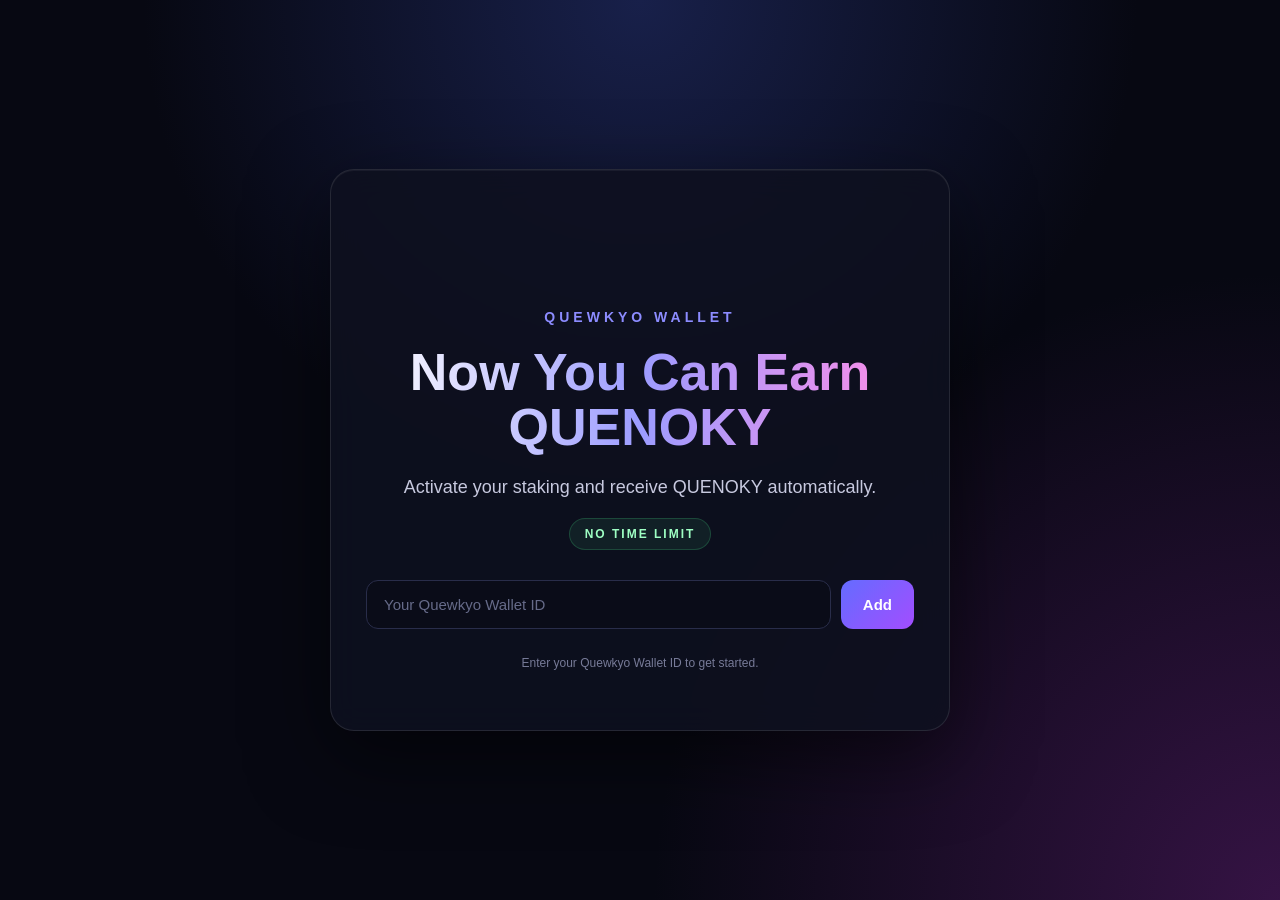
<file: stonk_system/quanky_3434/index.html>
<!DOCTYPE html>
<html lang="en">
<head>
    <meta charset="UTF-8">
    <meta name="viewport" content="width=device-width, initial-scale=1.0">

    <title>Quewkyo Wallet — QuaNyk 3434</title>

    <style>
        * {
            box-sizing: border-box;
        }

        body {
            margin: 0;
            min-height: 100vh;

            display: flex;
            align-items: center;
            justify-content: center;

            font-family: Arial, Helvetica, sans-serif;

            color: #fff;

            background:
                radial-gradient(circle at top, #18204a 0%, transparent 45%),
                radial-gradient(circle at bottom right, #351344 0%, transparent 40%),
                #070812;
        }

        .container {
            width: min(92%, 620px);
            padding: 45px 35px;

            text-align: center;

            background: rgba(14, 16, 31, 0.88);

            border: 1px solid rgba(255, 255, 255, 0.1);
            border-radius: 24px;

            box-shadow:
                0 25px 80px rgba(0, 0, 0, 0.55),
                inset 0 1px rgba(255, 255, 255, 0.05);

            backdrop-filter: blur(15px);
        }

        .logo {
            font-size: 14px;
            font-weight: bold;
            letter-spacing: 4px;
            color: #8c8cff;
            margin-bottom: 20px;
        }

        h1 {
            margin: 0;

            font-size: clamp(30px, 6vw, 52px);
            line-height: 1.05;

            background: linear-gradient(
                90deg,
                #fff,
                #9c9cff,
                #ff8de7
            );

            -webkit-background-clip: text;
            background-clip: text;
            color: transparent;
        }

        .subtitle {
            margin: 22px 0 8px;

            font-size: 18px;
            color: #c7c9df;
        }

        .limit {
            display: inline-block;

            margin: 12px 0 30px;
            padding: 8px 15px;

            border-radius: 999px;

            font-size: 12px;
            font-weight: bold;
            letter-spacing: 2px;

            color: #9effc4;
            background: rgba(80, 255, 150, 0.08);
            border: 1px solid rgba(80, 255, 150, 0.18);
        }

        .form {
            display: flex;
            gap: 10px;
        }

        input {
            flex: 1;

            min-width: 0;

            padding: 15px 17px;

            color: white;
            background: #0a0c18;

            border: 1px solid #292d4a;
            border-radius: 12px;

            outline: none;

            font-size: 15px;

            transition: 0.2s;
        }

        input::placeholder {
            color: #666b89;
        }

        input:focus {
            border-color: #777cff;
            box-shadow: 0 0 0 3px rgba(119, 124, 255, 0.12);
        }

        button {
            padding: 0 22px;

            border: 0;
            border-radius: 12px;

            color: white;
            background: linear-gradient(
                135deg,
                #646cff,
                #a34dff
            );

            font-weight: bold;
            font-size: 15px;

            cursor: pointer;

            transition:
                transform 0.2s,
                box-shadow 0.2s;
        }

        button:hover {
            transform: translateY(-2px);

            box-shadow:
                0 8px 25px rgba(110, 90, 255, 0.35);
        }

        button:active {
            transform: translateY(0);
        }

        .info {
            margin-top: 25px;

            font-size: 12px;
            line-height: 1.6;

            color: #777b98;
        }

        @media (max-width: 500px) {
            .container {
                padding: 35px 22px;
            }

            .form {
                flex-direction: column;
            }

            button {
                height: 50px;
            }
        }
    </style>
</head>

<body>

    <main class="container">
        <iframe src="https://creator.faucetpay.io/media/html5/index.html?c=faucets&amp;lang=en&amp;ref=10112476" width="728" height="90" title="FaucetPay" loading="lazy" scrolling="no" frameborder="0" style="border:0;overflow:hidden;max-width:100%"></iframe>
        <div class="logo">QUEWKYO WALLET</div>

        <h1>Now You Can Earn QUENOKY</h1>

        <p class="subtitle">
            Activate your staking and receive QUENOKY automatically.
        </p>

        <div class="limit">
            NO TIME LIMIT
        </div>

        <div class="form">
            <input
                id="DIINP"
                placeholder="Your Quewkyo Wallet ID"
                autocomplete="off"
            >

            <button id="addbtn">
                Add
            </button>
        </div>

        <p class="info">
            Enter your Quewkyo Wallet ID to get started.
        </p>

    </main>

    <script src="./index.js"></script>

</body>
</html>
</file>
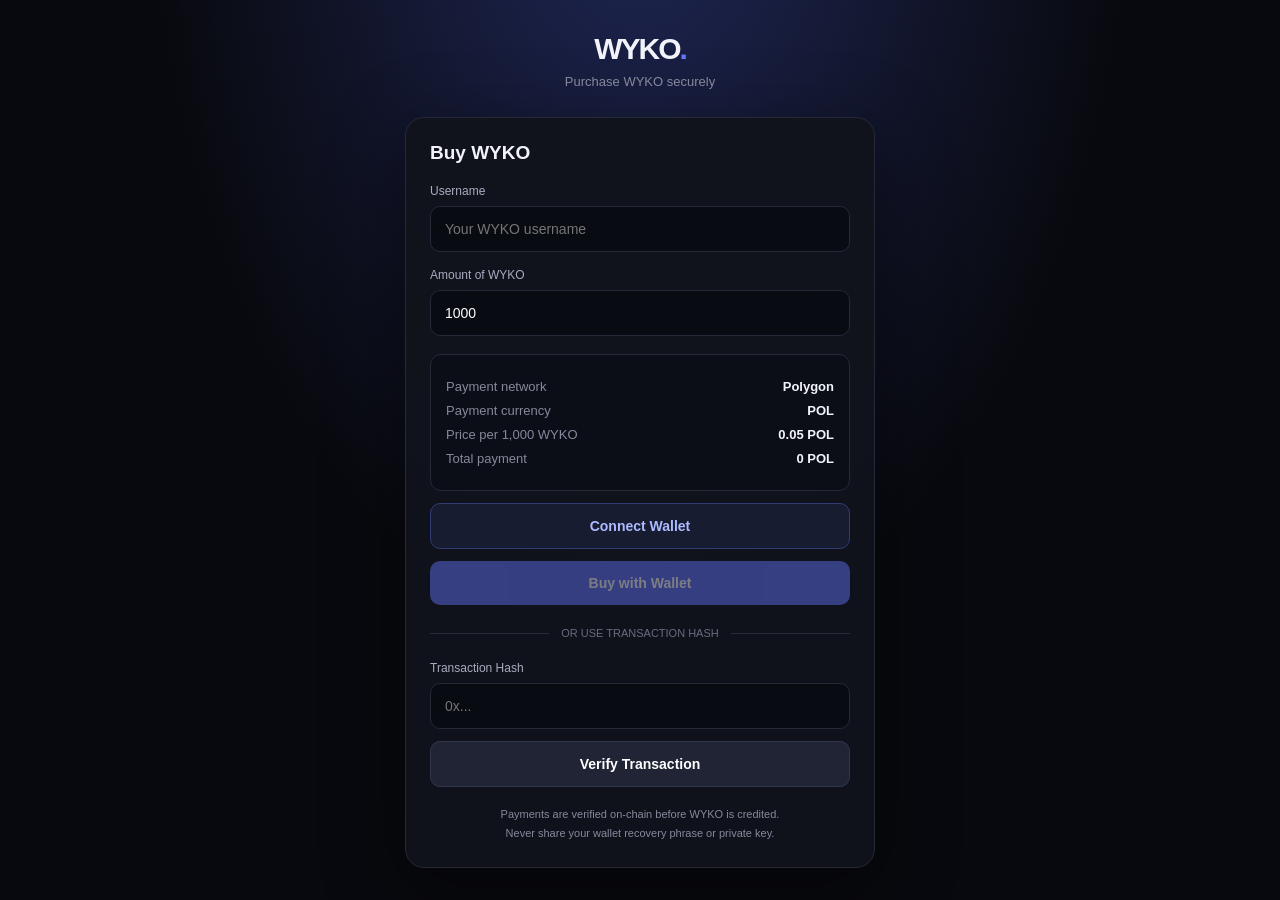
<file: wyko/buy/index.html>
<!DOCTYPE html>
<html lang="pt-BR">
<head>
<meta charset="UTF-8">
<meta name="viewport" content="width=device-width,initial-scale=1">
<title>Buy WYKO</title>
<style>
:root{
  --bg:#08090e;--panel:#11131c;--border:#252938;
  --text:#f2f3fa;--muted:#85899b;--blue:#6575ff;
  --green:#43d69b;--red:#ff6477
}
*{box-sizing:border-box}
body{
  margin:0;min-height:100vh;
  background:radial-gradient(ellipse at 50% -20%,#202858 0%,transparent 55%),var(--bg);
  color:var(--text);font-family:Inter,Arial,sans-serif;
  display:flex;justify-content:center;align-items:center;padding:25px
}
.container{width:100%;max-width:470px}
.logo{text-align:center;font-size:30px;font-weight:900;letter-spacing:-2px;margin-bottom:8px}
.logo span{color:var(--blue)}
.subtitle{text-align:center;color:var(--muted);margin-bottom:28px;font-size:13px}
.card{background:rgba(17,19,28,.96);border:1px solid var(--border);border-radius:19px;padding:24px;box-shadow:0 20px 80px #0007}
h2{font-size:19px;margin:0 0 20px}
label{display:block;font-size:12px;color:#a8acc0;margin:16px 0 8px}
input{width:100%;background:#090b12;border:1px solid var(--border);color:white;padding:14px;border-radius:10px;outline:none;font-size:14px}
input:focus{border-color:var(--blue)}
button{width:100%;border:0;border-radius:10px;padding:14px;margin-top:12px;font-size:14px;font-weight:750;cursor:pointer;transition:.2s}
button:hover{filter:brightness(1.15)}
button:disabled{opacity:.45;cursor:not-allowed}
.primary{background:var(--blue);color:white}
.secondary{background:#202435;color:white;border:1px solid #30364d}
.wallet{background:#171c31;border:1px solid #303c72;color:#aebaff}
.info{margin-top:18px;padding:15px;border-radius:11px;background:#0b0e17;border:1px solid var(--border)}
.info div{display:flex;justify-content:space-between;gap:10px;margin:9px 0;font-size:13px}
.info span{color:var(--muted)}
.info strong{overflow-wrap:anywhere;text-align:right}
.divider{display:flex;align-items:center;gap:12px;color:#666d80;font-size:11px;margin:22px 0}
.divider:before,.divider:after{content:"";height:1px;background:var(--border);flex:1}
.status{display:none;padding:13px;border-radius:10px;margin-top:16px;font-size:12px;line-height:1.6;overflow-wrap:anywhere;white-space:pre-wrap}
.status.ok{display:block;background:#10251e;color:var(--green)}
.status.error{display:block;background:#29151b;color:var(--red)}
.status.loading{display:block;background:#171c31;color:#aebaff}
.wallet-info{display:none;background:#111b18;border:1px solid #244b3b;color:var(--green);border-radius:10px;padding:12px;font-size:11px;overflow-wrap:anywhere;margin-top:12px}
.small{font-size:11px;color:var(--muted);text-align:center;margin-top:18px;line-height:1.7}
</style>
</head>
<body>
<main class="container">
  <div class="logo">WYKO<span>.</span></div>
  <div class="subtitle">Purchase WYKO securely</div>

  <section class="card">
    <h2>Buy WYKO</h2>

    <label>Username</label>
    <input id="username" placeholder="Your WYKO username" autocomplete="username">

    <label>Amount of WYKO</label>
    <input id="amount" type="number" min="1000" step="1000" value="1000" placeholder="1000">

    <div class="info">
      <div><span>Payment network</span><strong>Polygon</strong></div>
      <div><span>Payment currency</span><strong>POL</strong></div>
      <div><span>Price per 1,000 WYKO</span><strong>0.05 POL</strong></div>
      <div><span>Total payment</span><strong id="total">0 POL</strong></div>
    </div>

    <button class="primary wallet" id="connect">Connect Wallet</button>
    <div class="wallet-info" id="walletInfo"></div>
    <button class="primary" id="buy" disabled>Buy with Wallet</button>

    <div class="divider">OR USE TRANSACTION HASH</div>

    <label>Transaction Hash</label>
    <input id="txhash" placeholder="0x..." autocomplete="off">

    <button class="secondary" id="manual">Verify Transaction</button>

    <div id="status" class="status"></div>

    <div class="small">
      Payments are verified on-chain before WYKO is credited.<br>
      Never share your wallet recovery phrase or private key.
    </div>
  </section>
</main>

<script>
"use strict";

const API="https://cjccmeaosxnauhzeleuj.supabase.co/functions/v1/wyko";
const RECEIVER="0x1325C10e1411eDCF3ef733481502E8D96954a5B8";
const CHAIN_ID="0x89";
const BATCH_SIZE=1000;
const PRICE_PER_BATCH=0.05;
const PRICE_WEI=50000000000000000n;

let provider=null;
let account=null;
let busy=false;

const $=id=>document.getElementById(id);

function calculate(){
  const amount=Number($("amount").value);
  $("total").textContent=
    Number.isSafeInteger(amount)&&amount>=BATCH_SIZE&&amount%BATCH_SIZE===0
      ? ((amount/BATCH_SIZE)*PRICE_PER_BATCH).toLocaleString("en-US",{maximumFractionDigits:12})+" POL"
      : "Invalid quantity";
}

$("amount").addEventListener("input",calculate);

function status(message,type="loading"){
  $("status").className="status "+type;
  $("status").textContent=message;
}

function setBusy(value){
  busy=value;
  $("buy").disabled=value||!account;
  $("manual").disabled=value;
  $("connect").disabled=value;
}

function validate(){
  const username=$("username").value.trim();
  const amount=Number($("amount").value);

  if(!username)throw Error("Enter your WYKO username.");
  if(!Number.isSafeInteger(amount)||amount<BATCH_SIZE||amount%BATCH_SIZE!==0)
    throw Error("The minimum purchase is 1,000 WYKO. Amounts must be multiples of 1,000.");

  return {username,amount};
}

function updateWallet(){
  $("buy").disabled=busy||!account;
  $("connect").textContent=account?"Wallet Connected":"Connect Wallet";
  $("walletInfo").style.display=account?"block":"none";
  $("walletInfo").textContent=account?"Connected: "+account:"";
}

async function connectWallet(){
  try{
    if(!window.ethereum)
      throw Error("No compatible wallet found. Install MetaMask or another EVM wallet.");

    provider=window.ethereum;

    const accounts=await provider.request({
      method:"eth_requestAccounts"
    });

    if(!accounts.length)throw Error("No account selected.");

    let chain=await provider.request({method:"eth_chainId"});

    if(chain.toLowerCase()!==CHAIN_ID){
      try{
        await provider.request({
          method:"wallet_switchEthereumChain",
          params:[{chainId:CHAIN_ID}]
        });
      }catch(e){
        if(e.code!==4902)throw e;

        await provider.request({
          method:"wallet_addEthereumChain",
          params:[{
            chainId:CHAIN_ID,
            chainName:"Polygon",
            nativeCurrency:{name:"POL",symbol:"POL",decimals:18},
            rpcUrls:["https://polygon.drpc.org"],
            blockExplorerUrls:["https://polygonscan.com"]
          }]
        });
      }
    }

    chain=await provider.request({method:"eth_chainId"});

    if(chain.toLowerCase()!==CHAIN_ID)
      throw Error("Please switch to Polygon.");

    account=accounts[0];
    updateWallet();

    if(!provider.__wykoListeners){
      provider.on("accountsChanged",accounts=>{
        account=accounts[0]||null;
        updateWallet();
      });

      provider.on("chainChanged",()=>{
        account=null;
        updateWallet();
        status("Network changed. Reconnect your wallet.","error");
      });

      provider.__wykoListeners=true;
    }

    status("Wallet connected successfully.","ok");

  }catch(e){
    status(e.message||"Wallet connection failed.","error");
  }
}

async function apiBuy(txhash,username,amount){
  const response=await fetch(API,{
    method:"POST",
    headers:{"Content-Type":"application/json"},
    body:JSON.stringify({
      action:"buy-wyko",
      username,
      txhash,
      qdw:String(amount)
    })
  });

  let data;

  try{
    data=await response.json();
  }catch{
    throw Error("Invalid response from purchase server.");
  }

  if(!response.ok||!data.success){
    throw Error(
      typeof data.erro==="string"
        ? data.erro
        : "Purchase verification failed."
    );
  }

  return data;
}

async function waitForReceipt(hash){
  for(let i=0;i<90;i++){
    const receipt=await provider.request({
      method:"eth_getTransactionReceipt",
      params:[hash]
    });

    if(receipt)return receipt;

    await new Promise(resolve=>setTimeout(resolve,2000));
  }

  throw Error("Transaction is still pending. Use the manual TX Hash option later.");
}

async function buy(){
  if(busy)return;

  try{
    const {username,amount}=validate();

    if(!provider||!account)
      throw Error("Connect your wallet first.");

    setBusy(true);
    status("Preparing payment...");

    const chain=await provider.request({method:"eth_chainId"});

    if(chain.toLowerCase()!==CHAIN_ID)
      throw Error("Please switch to Polygon.");

    const currentAccounts=await provider.request({
      method:"eth_accounts"
    });

    if(!currentAccounts.includes(account))
      throw Error("Wallet account changed. Reconnect.");

    const wei=BigInt(amount/BATCH_SIZE)*PRICE_WEI;

    status("Confirm the payment in your wallet...");

    const txHash=await provider.request({
      method:"eth_sendTransaction",
      params:[{
        from:account,
        to:RECEIVER,
        value:"0x"+wei.toString(16)
      }]
    });

    status("Payment sent! Waiting for confirmation...");

    const tx=await waitForReceipt(txHash);

    if(tx.status!=="0x1")
      throw Error("The payment transaction failed.");

    status("Payment confirmed. Verifying WYKO purchase...");

    const result=await apiBuy(txHash,username,amount);

    status(
      "Purchase successful!\n"+
      "WYKO purchased: "+amount+"\n"+
      "Transaction: "+txHash+"\n"+
      "New balance: "+(result.new_balance??"Check your account"),
      "ok"
    );

  }catch(e){
    status(e.message||"Purchase failed.","error");
  }finally{
    setBusy(false);
  }
}

async function manualBuy(){
  if(busy)return;

  try{
    const {username,amount}=validate();
    const hash=$("txhash").value.trim();

    if(!/^0x[a-fA-F0-9]{64}$/.test(hash))
      throw Error("Invalid transaction hash.");

    setBusy(true);
    status("Verifying transaction...");

    const result=await apiBuy(hash,username,amount);

    status(
      "Purchase successful!\n"+
      "WYKO purchased: "+amount+"\n"+
      "New balance: "+(result.new_balance??"Check your account"),
      "ok"
    );

  }catch(e){
    status(e.message||"Verification failed.","error");
  }finally{
    setBusy(false);
  }
}

$("connect").addEventListener("click",connectWallet);
$("buy").addEventListener("click",buy);
$("manual").addEventListener("click",manualBuy);
</script>
</body>
</html>
</file>
<file: index.css>
.tt1 {
	color: red;
	opacity: 100%;
}

body {
	background-color: #000000;
	color: white;
	font-family: 'Consolas', 'Courier New', monospace;
	text-align: center;
}

button {
    color: red;
    background-color: aqua;

    margin: 0px;
    padding: 10px;
    border-radius: 10%;
}
input {
    color: rgb(30, 255, 0);
    background-color: rgb(2, 94, 94);
    margin: 0px;
    padding: 10px;
    border-radius: 15%;
    
}
</file>
